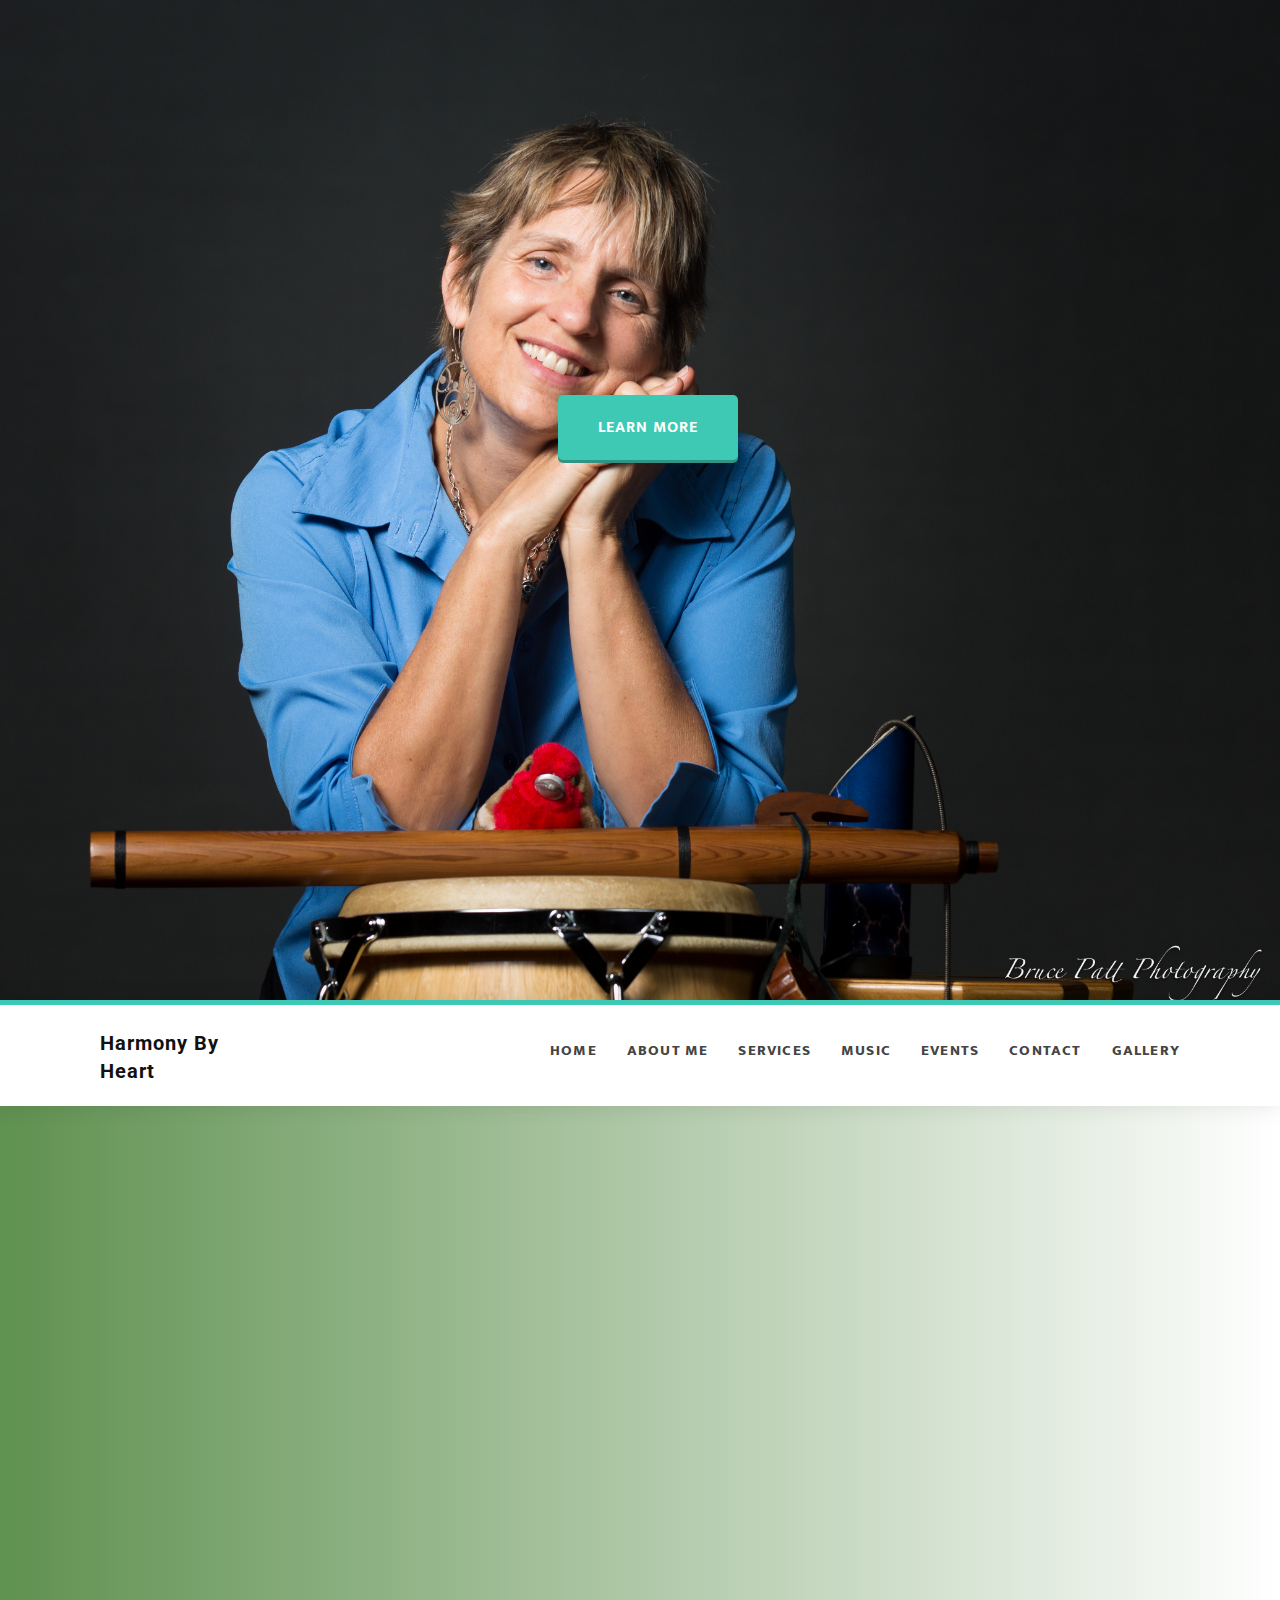
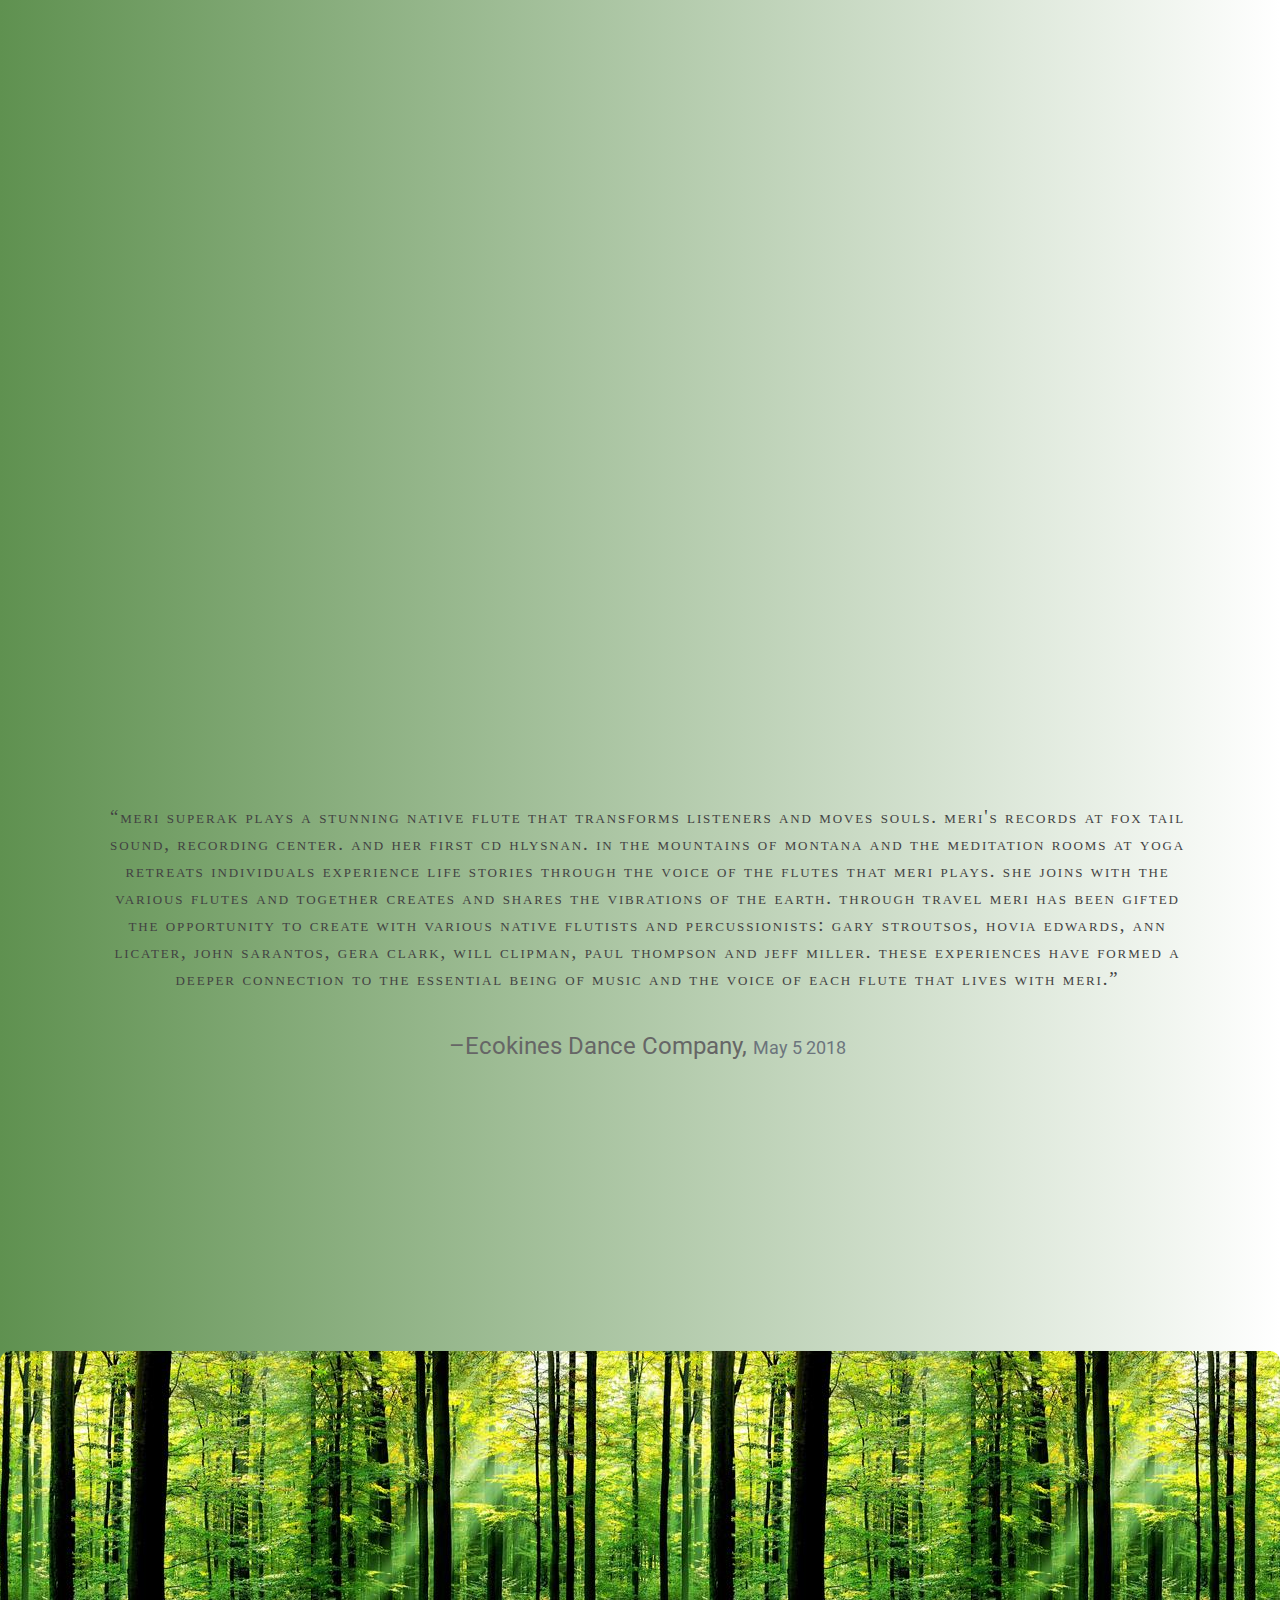
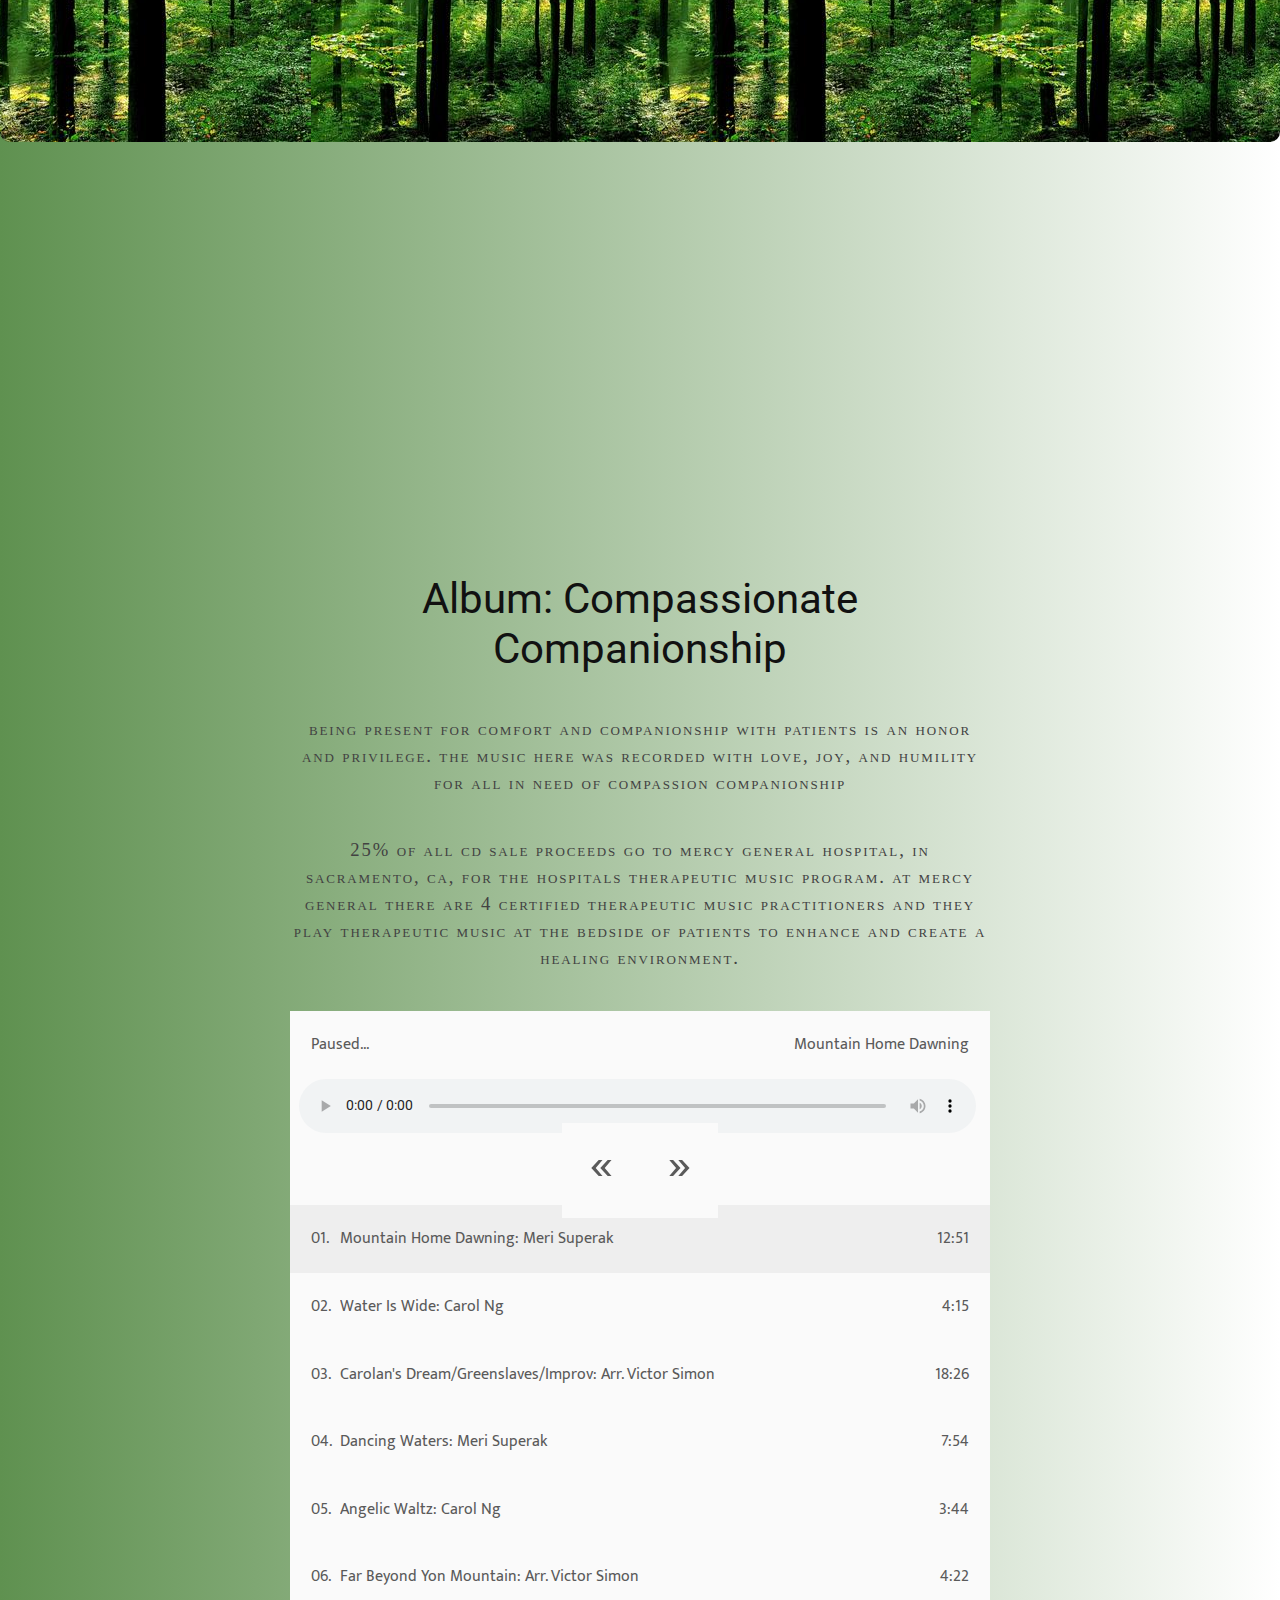
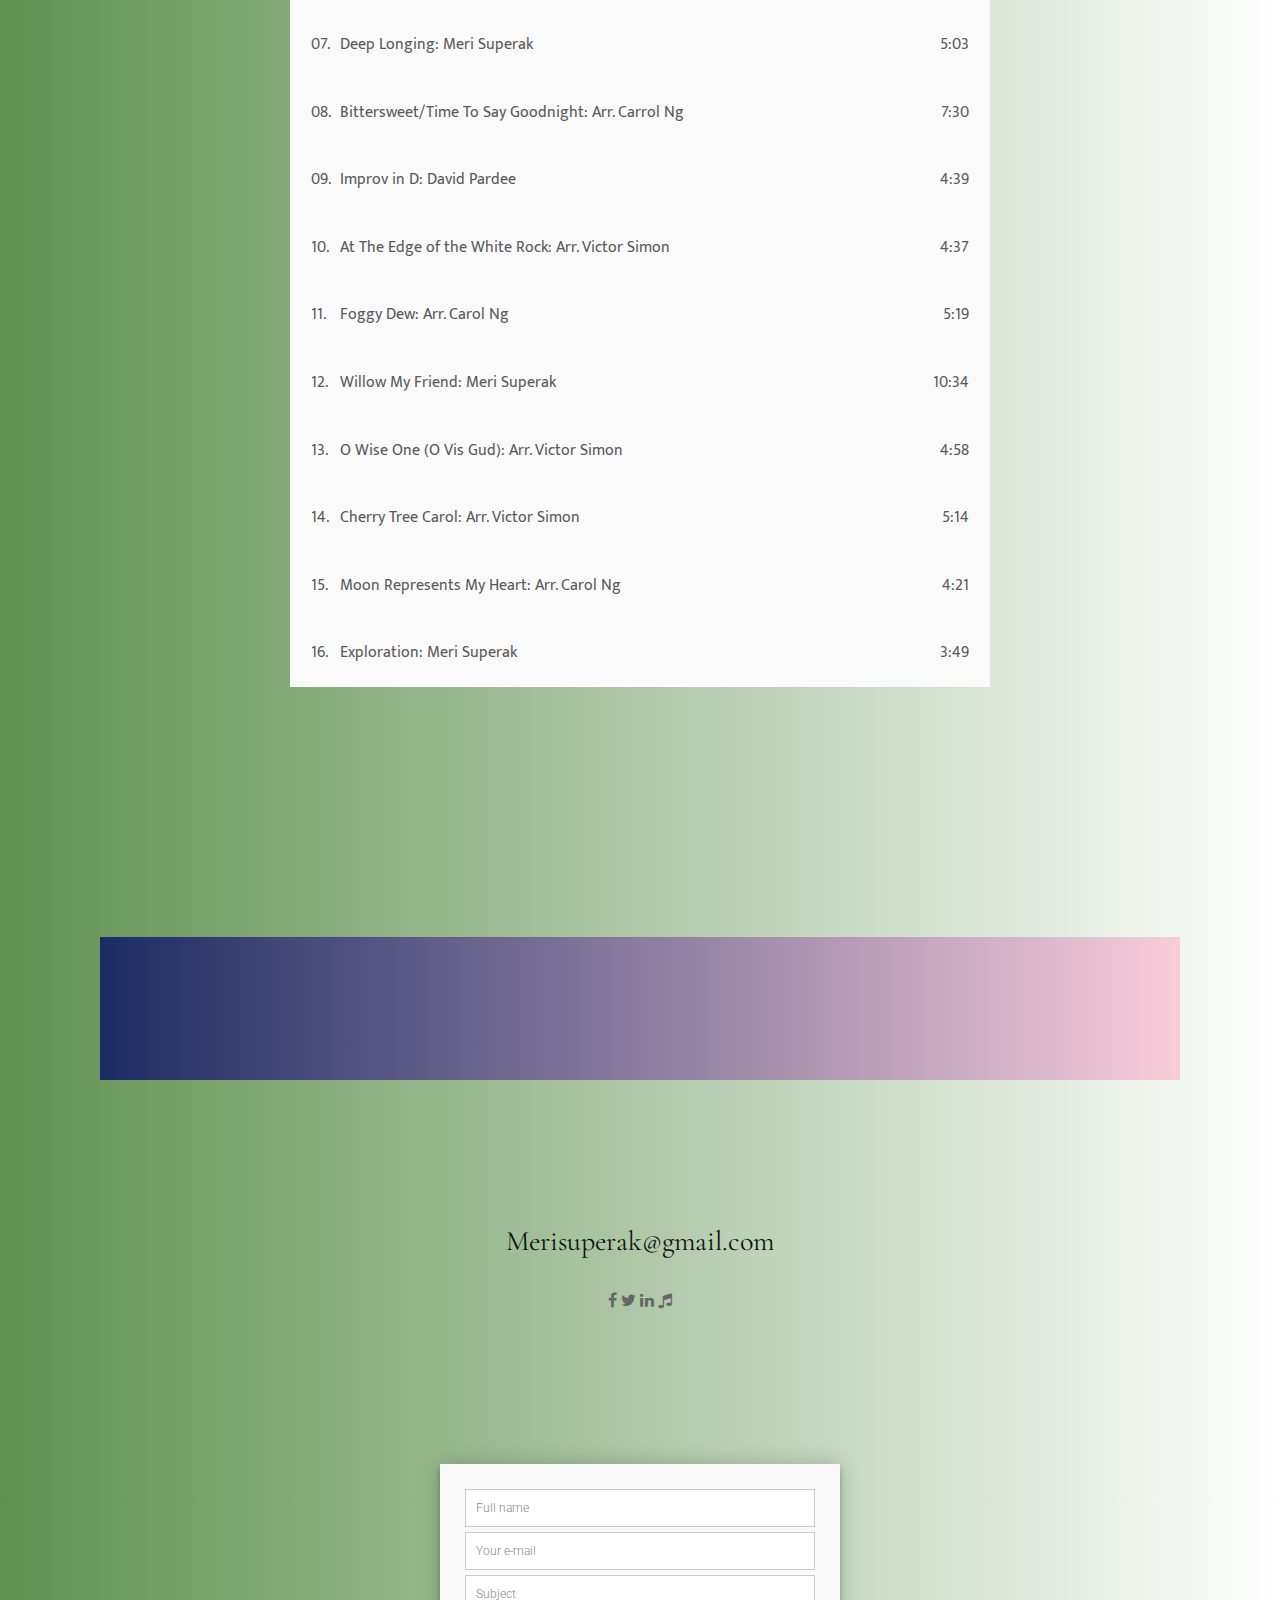
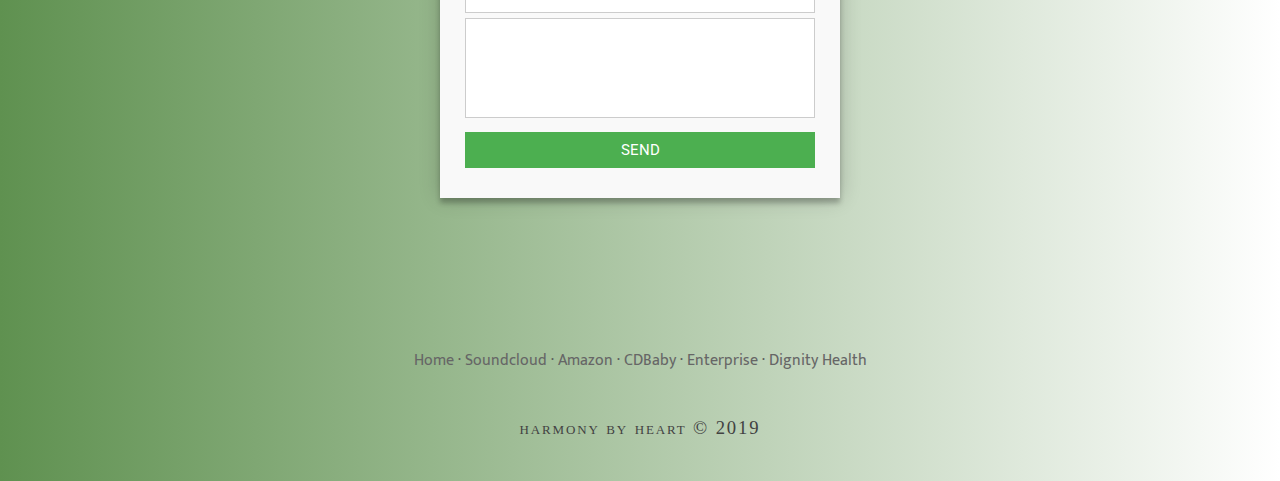
<file: index.html>
<!DOCTYPE html>
<html lang="en">

<head>
  <meta charset="utf-8">
  <meta name="viewport" content="width=device-width, initial-scale=1.0">

  <!-- css -->
  <link href='https://fonts.googleapis.com/css?family=Cormorant+Garamond:400,400italic,700,700italic' rel='stylesheet' type='text/css'>
  <link href='https://fonts.googleapis.com/css?family=Martel:400,400italic,900' rel='stylesheet' type='text/css'>
  <link href='https://fonts.googleapis.com/css?family=Roboto+Condensed:300' rel='stylesheet' type='text/css'>

  <link rel="stylesheet" href="css/bootstrap.min.css">
  <link href="font-awesome/css/font-awesome.min.css" rel="stylesheet" type="text/css" />
  <link href="color/default.css" rel="stylesheet">
  <link href="css/nivo-lightbox.css" rel="stylesheet" />
  <link href="css/nivo-lightbox-theme/default/default.css" rel="stylesheet" type="text/css" />
  <link href="css/animations.css" rel="stylesheet" />
  <link href="css/aboutMeStyle.css" rel="stylesheet">
  <link rel="stylesheet" href="css/main.css">
  <link rel="stylesheet" href="css/musicstyle.css">
  <!-- footer -->
  <link rel="stylesheet" href="css/demo.css">
  <link rel="stylesheet" href="css/footer-distributed-with-contact-form.css">
  <link rel="stylesheet" href="http://maxcdn.bootstrapcdn.com/font-awesome/4.2.0/css/font-awesome.min.css">
  <link href="http://fonts.googleapis.com/css?family=Cookie" rel="stylesheet" type="text/css">
  <link href="css/style.css" rel="stylesheet">
  <!-- SEO -->
  <title>Artist - Marry Superak</title>
  <meta name="description" content="Mary Superaks Musical Portfolio and more" />
  <meta name="robots" content="index, follow" />
  <meta name="referrer" content="always" />

  <!-- Favicon -->
  <link rel="icon" type="image/png" href="img/flute.png" sizes="32x32">

</head>

<body id="page-top" data-spy="scroll" data-target=".navbar-custom">

  <section class="hero" id="intro">
    <div class="container">
      <div class="row">
        <div class="col-md-12 text-right navicon">
          <a id="nav-toggle" class="nav_slide_button" href="#"><span></span></a>
        </div>
      </div>
      <div class="row">
        <div class="col-md-8 col-md-offset-2 text-center inner">
          <div class="animatedParent">
            <h1 class="animated fadeInDown">MERI SUPERAK</h1>
            <p class="animated fadeInUp">Music For The Heart And Soul</p>
          </div>
        </div>
      </div>
      <div class="row">
        <div class="col-md-6 col-md-offset-3 text-center">
          <a href="#about" class="learn-more-btn btn-scroll">Learn more</a>
        </div>
      </div>
    </div>
  </section>


  <!-- Navigation -->
  <div id="navigation">
    <nav class="navbar navbar-custom" role="navigation">
      <div class="container">
        <div class="row">
          <div class="col-md-2">
            <div class="site-logo">
              <a href="index.html" class="brand">Harmony By Heart</a>
            </div>
          </div>
          <div class="col-md-10">
            <!-- Brand and toggle get grouped for better mobile display -->
            <div class="navbar-header">
              <button type="button" class="navbar-toggle" data-toggle="collapse" data-target="#menu">
                <i class="fa fa-bars"></i>
              </button>
            </div>
            <!-- Collect the nav links, forms, and other content for toggling -->
            <div class="collapse navbar-collapse" id="menu">
              <ul class="nav navbar-nav navbar-right">
                <li class="active"><a href="#intro">Home</a></li>
                <li><a href="#about">About Me</a></li>
                <li><a href="#services">Services</a></li>
                <li><a href="#musicsection">Music</a></li>
                <li><a href="events/index.html">Events</a></li>
                <!-- <li><a href="#media">Media </a></li> -->
                <li><a href="#contact">Contact</a></li>
                <li><a href="gallery/cases.html">Gallery </a></li>
                <!-- <li><a href="#blog">Blog</a></li> -->
              </ul>
            </div>
            <!-- /.Navbar-collapse -->
          </div>
        </div>
      </div>
      <!-- /.container -->
    </nav>
  </div>

  <!-- /Navigation -->
  <!-- <wrapper class="pagewrapper"> -->
  <!-- Section: about -->
  <section id="about" class="home-section">
    <div class="container marginbot-50 ">
      <div class="row">
        <div class="col-lg-8 col-lg-offset-2">
          <div class="animatedParent">
            <div class="section-heading text-center animated bounceInDown">
              <div class="jumbotron jumbotron-fluid">
                <h1 class="display-4 text-italic">"Music Heals"</h1>
                <div class="col-lg-8 col-lg-offset-2 animatedParent">
                  <!-- <img src="img/uke.jpg" class="rounded float-left" alt="..."> -->
                  <div class="text-center">
                    <p class="missionsubheadline">
                      &ndash;Pythagoras, 6th century BC philosopher and mathematician </span>
                    </p>
                    <p class="missionheadline">
                      <span class="quote--highlight">Music Heals</span> for me, two of the most powerful words. Take time, listen to the tones around you, dog barking, can clanging, flute singing. Being in that moment of connection
                      opens
                      both the mind and spirit.<span class="quote--highlight"> Yes, Music Heals.<span>
                    </p>
                    <!-- <a href="music.html" class="btn btn-skin btn-scroll">Testimonies</a> -->
                  </div>
                </div>
              </div>
              <div class="divider-header"></div>
            </div>
          </div>
        </div>
      </div>
    </div>

    <div class="container marginbot-25">
      <div class="row">
        <div class="col-lg-8 col-lg-offset-2">
          <div class="animatedParent">
            <div class="section-heading text-center animated bounceInDown">
              <h2 class="h-bold">About Me</h2>
              <div class="divider-header"></div>
              <div class="container ">
                <div class="row">
                  <div class="wrapper">
                    <div class="card bg-dark text-white">
                      <img src="img/fluteatMT.JPG" class="card-img" alt="...">
                      <div class="card-img-overlay">
                        <div class="col-lg-8 col-lg-offset-2">
                          <div class="text-center">
                          </div>
                        </div>
                      </div>
                    </div>
                  </div>
                  <div class="col-lg-8 col-lg-offset-2 animatedParent">
                    <div class="text-center">
                      <p class="nicep">
                        As a Certified Therapeutic Music Practitioner I provide unobtrusive live music sessions – patients receive soothing music as a service, not as entertainment. As a Singer/songwriter, Musical Director and
                        Multi-instrumentalist
                        I tease
                        new impressions from Modern, Classic, Baroque, Romantic and Celtic music, resulting in a smooth and jazzy sound. </p>
                      <p class="nicep">
                        My music sets a mood that invites the listener to feel good through laughter, reflection and opening up to the relaxing sounds created.
                      </p>
                      <a href="#services" class="btn btn-skin btn-scroll">What I offer</a>
                    </div>
                  </div>
                </div>
              </div>
            </div>
          </div>
        </div>
      </div>
    </div>

    <div class="container ">
      <div class="row">
        <div class="col-lg-8 col-lg-offset-2 animatedParent">
          <div class="text-center">
            <p class="nicep">“Meri Superak plays a stunning Native Flute that transforms listeners and moves souls. Meri's records at Fox Tail Sound, Recording Center. And her first CD Hlysnan. In the Mountains of Montana and the meditation
              rooms at yoga retreats individuals experience life stories through the voice of the flutes that Meri plays. She joins with the various Flutes and together creates and shares the vibrations of the Earth.
              Through travel Meri has been gifted the opportunity to create with various Native Flutists and percussionists: Gary Stroutsos, Hovia Edwards, Ann Licater, John Sarantos, Gera Clark, Will Clipman, Paul Thompson and Jeff Miller. These
              experiences have formed a deeper connection to the essential being of music and the voice of each flute that lives with Meri.” <h5>
                <a class="aclass" href="http://ecokinesisdanceco.com/about.htm" target="_blank">&ndash;Ecokines Dance Company, <small class="text-muted">May 5 2018</small></a>
          </div>
          <!-- <a href="#service" class="btn btn-skin btn-scroll">Learn More</a> -->
        </div>
      </div>
    </div>
  </section>
  <!-- /Section: about -->

  <!-- Services -->
  <section id="services" class="home-section">
    <section class="service-area section-gap relative">
      <div class="overlay overlay-bg"></div>
      <div class="container">
        <div class="row d-flex justify-content-center">
          <div class="menu-content pb-60 col-lg-10 animatedParent">
            <div class="title text-center">
              <h1 class="mb-10 text-white animated bounceInDown">Servies Offered</h1>
              <p class="h-bold text-white animated bounceInDown">What I Can do For You</p>
            </div>
          </div>
        </div>
      </div>
    </section>
    <section class="services-area pb-100">
      <div class="container">
        <div class="overlay overlay-bg"></div>
        <div class="text-center">
          <div class="container">
            <div class="row animatedParent">
              <div class="col-md-4">
                <div class="animated rotateInDownLeft">
                  <div class="service-box">
                    <div class="service-icon">
                      <span class="fa fa-heart fa-2x"></span>
                    </div>
                    <div class="service-desc">
                      <h5>Certified Therapeutic Music Practitioner</h5>
                      <div class="divider-header"></div>
                      <p>
                        Heal Through Music
                      </p>
                      <a href="services/practitioner.html" class="btn btn-skin">Learn more</a>
                    </div>
                  </div>
                </div>
              </div>
              <div class="col-md-4">
                <div class="animated rotateInDownLeft slow">
                  <div class="service-box">
                    <div class="service-icon">
                      <span class="fa fa-music fa-2x"></span>
                    </div>
                    <div class="service-desc">
                      <h5>Artist</h5>
                      <div class="divider-header"></div>
                      <p>
                        Guitar, Voice, Ukulele, North American Flute, other wind instruments and percussion
                      </p>
                      <a href="services/artist.html" class="btn btn-skin">Learn more</a>
                    </div>
                  </div>
                </div>
              </div>
              <div class="col-md-4">
                <div class="animated rotateInDownLeft slower">
                  <div class="service-box">
                    <div class="service-icon">
                      <span class="fa fa-bullhorn fa-2x"></span>
                    </div>
                    <div class="service-desc">
                      <h5>Composer Director</h5>
                      <div class="divider-header"></div>
                      <p>
                        Compose Blues and Jazz in addition to meditative rective music
                      </p>
                      <a href="services/composer.html" class="btn btn-skin">Learn more</a>
                    </div>
                  </div>
                </div>
              </div>
            </div>
          </div>
        </div>
      </div>
    </section>
  </section>
  <!-- End Services -->


  <section id="musicsection">
    <div class="container1">
      <div class="column1 center">
        <h1 class="musicplayerh1">Album: Compassionate Companionship</h1>
        <p class="nicep">Being Present for comfort and companionship with Patients is an honor and privilege. The music here was recorded with love, joy, and humility for all in need of Compassion Companionship</h6>
          <p class="nicep"> 25% of all CD sale proceeds go to Mercy General Hospital, in Sacramento, CA, for the hospitals Therapeutic Music Program. At Mercy General there are 4 Certified Therapeutic Music Practitioners and they play therapeutic
            music at the bedside of patients to enhance and create a healing environment. </p>
      </div>
      <div class="column1 add-bottom">
        <div id="mainwrap">
          <div id="nowPlay">
            <span class="left" id="npAction">Paused...</span>
            <span class="right" id="npTitle"></span>
          </div>
          <div id="audiowrap">
            <div id="audio0">
              <audio preload id="audio1" controls="controls" controlsList="nodownload">Your browser does not support HTML5 Audio!</audio>
            </div>
            <div id="tracks">
              <a id="btnPrev">&laquo;</a>
              <a id="btnNext">&raquo;</a>
            </div>
          </div>
          <div id="plwrap">
            <ul id="plList">
              <li>
                <div class="plItem">
                  <div class="plNum">01.</div>
                  <div class="plTitle">Mountain Home Dawning: Meri Superak</div>
                  <div class="plLength">12:51</div>
                </div>
              </li>
              <li>
                <div class="plItem">
                  <div class="plNum">02.</div>
                  <div class="plTitle">Water Is Wide: Carol Ng</div>
                  <div class="plLength">4:15</div>
                </div>
              </li>
              <li>
                <div class="plItem">
                  <div class="plNum">03.</div>
                  <div class="plTitle">Carolan's Dream/Greenslaves/Improv: Arr. Victor Simon</div>
                  <div class="plLength">18:26</div>
                </div>
              </li>
              <li>
                <div class="plItem">
                  <div class="plNum">04.</div>
                  <div class="plTitle">Dancing Waters: Meri Superak</div>
                  <div class="plLength">7:54</div>
                </div>
              </li>
              <li>
                <div class="plItem">
                  <div class="plNum">05.</div>
                  <div class="plTitle">Angelic Waltz: Carol Ng</div>
                  <div class="plLength">3:44</div>
                </div>
              </li>
              <li>
                <div class="plItem">
                  <div class="plNum">06.</div>
                  <div class="plTitle">Far Beyond Yon Mountain: Arr. Victor Simon</div>
                  <div class="plLength">4:22</div>
                </div>
              </li>
              <li>
                <div class="plItem">
                  <div class="plNum">07.</div>
                  <div class="plTitle">Deep Longing: Meri Superak</div>
                  <div class="plLength">5:03</div>
                </div>
              </li>
              <li>
                <div class="plItem">
                  <div class="plNum">08.</div>
                  <div class="plTitle">Bittersweet/Time To Say Goodnight: Arr. Carrol Ng</div>
                  <div class="plLength">7:30</div>
                </div>
              </li>
              <li>
                <div class="plItem">
                  <div class="plNum">09.</div>
                  <div class="plTitle">Improv in D: David Pardee</div>
                  <div class="plLength">4:39</div>
                </div>
              </li>
              <li>
                <div class="plItem">
                  <div class="plNum">10.</div>
                  <div class="plTitle">At The Edge of the White Rock: Arr. Victor Simon</div>
                  <div class="plLength">4:37</div>
                </div>
              </li>
              <li>
                <div class="plItem">
                  <div class="plNum">11.</div>
                  <div class="plTitle">Foggy Dew: Arr. Carol Ng</div>
                  <div class="plLength">5:19</div>
                </div>
              </li>
              <li>
                <div class="plItem">
                  <div class="plNum">12.</div>
                  <div class="plTitle">Willow My Friend: Meri Superak</div>
                  <div class="plLength">10:34</div>
                </div>
              </li>
              <li>
                <div class="plItem">
                  <div class="plNum">13.</div>
                  <div class="plTitle">O Wise One (O Vis Gud): Arr. Victor Simon</div>
                  <div class="plLength">4:58</div>
                </div>
              </li>
              <li>
                <div class="plItem">
                  <div class="plNum">14.</div>
                  <div class="plTitle">Cherry Tree Carol: Arr. Victor Simon</div>
                  <div class="plLength">5:14</div>
                </div>
              </li>
              <li>
                <div class="plItem">
                  <div class="plNum">15.</div>
                  <div class="plTitle">Moon Represents My Heart: Arr. Carol Ng</div>
                  <div class="plLength">4:21</div>
                </div>
              </li>
              <li>
                <div class="plItem">
                  <div class="plNum">16.</div>
                  <div class="plTitle">Exploration: Meri Superak</div>
                  <div class="plLength">3:49</div>
                </div>
              </li>
            </ul>
          </div>
        </div>
      </div>
    </div>
  </section>

  <!-- <section class="services-area pb-100">
        <div class="container">
          <div class="row">
            <div class="col-lg-4">
              <div class="single-service">
                <img class="img-fluid" src="img/s1.png" alt="">
                <h4>example 1</h4>
                <p>
                  Lorem ipsum dolor sit amet, consectetur adipisicing elit, sed do eiusmod tempor incididunt ut labore et dolore magna aliqua. Ut enim ad minim veniam quis nostrud exercitation.
                </p>
              </div>
            </div>
            <div class="col-lg-4">
              <div class="single-service">
                <img class="img-fluid" src="img/s2.png" alt="">
                <h4>example 2</h4>
                <p>
                  Lorem ipsum dolor sit amet, consectetur adipisicing elit, sed do eiusmod tempor incididunt ut labore et dolore magna aliqua. Ut enim ad minim veniam quis nostrud exercitation.
                </p>
              </div>
            </div>
            <div class="col-lg-4">
              <div class="single-service">
                <img class="img-fluid" src="img/s3.png" alt="">
                <h4>example</h4>
                <p>
                  Lorem ipsum dolor sit amet, consectetur adipisicing elit, sed do eiusmod tempor incididunt ut labore et dolore magna aliqua. Ut enim ad minim veniam quis nostrud exercitation.
                </p>
              </div>
            </div>
          </div>
        </div>
      </section> -->


  <!--

      <div class="text-center">
        <div class="container">
          <div class="row animatedParent">
            <div class="col-md-4">
              <div class="animated rotateInDownLeft">
                <div class="service-box">
                  <div class="service-icon">
                    <span class="fa fa-heart fa-2x"></span>
                  </div>
                  <div class="service-desc">
                    <h5>Certified Therapeutic Music Practitioner</h5>
                    <div class="divider-header"></div>
                    <p>
                      Heal Through Music
                    </p>
                    <a href="services/practitioner.html" class="btn btn-skin">Learn more</a>
                  </div>
                </div>
              </div>
            </div>
            <div class="col-md-4">
              <div class="animated rotateInDownLeft slow">
                <div class="service-box">
                  <div class="service-icon">
                    <span class="fa fa-music fa-2x"></span>
                  </div>
                  <div class="service-desc">
                    <h5>Artist</h5>
                    <div class="divider-header"></div>
                    <p>
                      Guitar, Voice, Ukulele, North American Flute, other wind instruments and percussion
                       </p>
                    <a href="services/artist.html" class="btn btn-skin">Learn more</a>
                  </div>
                </div>
              </div>
            </div>
            <div class="col-md-4">
              <div class="animated rotateInDownLeft slower">
                <div class="service-box">
                  <div class="service-icon">
                    <span class="fa fa-bullhorn fa-2x"></span>
                  </div>
                  <div class="service-desc">
                    <h5>Composer Director</h5>
                    <div class="divider-header"></div>
                    <p>
                      Compose Blues and Jazz in addition to meditative rective music
                    </p>
                    <a href="#" class="btn btn-skin">Learn more</a>
                  </div>
                </div>
              </div>
            </div>
          </div>
        </div>
      </div>
    </section> -->
  <!-- service end -->
  <!-- <br><br> -->
  <!-- Start more service Area -->
  <!-- <section class="service-area section-gap relative">
      <div class="overlay overlay-bg"></div>
      <div class="container">
        <div class="row d-flex justify-content-center">
          <div class="menu-content pb-60 col-lg-10 animatedParent">
            <div class="title text-center">
              <h1 class="mb-10 text-white animated bounceInDown">Other services offered</h1>
              <p class="h-bold text-white animated bounceInDown">Some great text to bring the user closer to you again</p>
            </div>
          </div>
        </div>
      </div>
    </section> -->
  <!-- End  more service Area -->

  <!-- Start services Area -->
  <!-- <section class="services-area pb-100">
      <div class="container">
        <div class="row">
          <div class="col-lg-4">
            <div class="single-service">
              <img class="img-fluid" src="img/s1.png" alt="">
              <h4>example 1</h4>
              <p>
                Lorem ipsum dolor sit amet, consectetur adipisicing elit, sed do eiusmod tempor incididunt ut labore et dolore magna aliqua. Ut enim ad minim veniam quis nostrud exercitation.
              </p>
            </div>
          </div>
          <div class="col-lg-4">
            <div class="single-service">
              <img class="img-fluid" src="img/s2.png" alt="">
              <h4>example 2</h4>
              <p>
                Lorem ipsum dolor sit amet, consectetur adipisicing elit, sed do eiusmod tempor incididunt ut labore et dolore magna aliqua. Ut enim ad minim veniam quis nostrud exercitation.
              </p>
            </div>
          </div>
          <div class="col-lg-4">
            <div class="single-service">
              <img class="img-fluid" src="img/s3.png" alt="">
              <h4>example</h4>
              <p>
                Lorem ipsum dolor sit amet, consectetur adipisicing elit, sed do eiusmod tempor incididunt ut labore et dolore magna aliqua. Ut enim ad minim veniam quis nostrud exercitation.
              </p>
            </div>
          </div>
        </div>
      </div>
    </section> -->
  <!-- End extra services Area -->

  <!-- music section -->
  <!-- music end  -->

  <!-- /events-->
  <!-- <section id="events" class="home-section">
    <section class="service-area section-gap relative">
      <div class="overlay overlay-bg"></div>
      <div class="container">
        <div class="row d-flex justify-content-center">
          <div class="menu-content pb-60 col-lg-10">
            <div class="animatedParent">
              <div class="section-heading text-center">
                <h1 class="h-bold text-white animated bounceInDown">Upcoming Events</h1>
                <div class="divider-header"></div>
                <p class="h-bold text-white missionsubheadline animated bounceInDown">Come Witness Meri Superak Live!</p>
              </div>
            </div>
          </div>
        </div>
      </div>
    </section> -->




  <!-- <section class="service-area section-gap relative">
      <div class="overlay overlay-bg"></div>
      <div class="container">
        <div class="row d-flex justify-content-center">
          <div class="menu-content pb-60 col-lg-10 animatedParent">
            <div class="title text-center">
              <h1 class="mb-10 text-white animated bounceInDown">Latest Media</h1>
              <p class="h-bold text-white animated bounceInDown">Some great text to bring the user closer to you again</p>
              <div class="wrapper">
                <div class=" videowrapper">
                  <iframe width="560" height="315" src="https://www.youtube.com/embed/DF5vBvEx9Cc" frameborder="0" allow="accelerometer; autoplay; encrypted-media; gyroscope; picture-in-picture" allowfullscreen></iframe>
                </div>
              </div>
            </div>
          </div>
        </div>
      </div>
    </section> -->



  <!-- Media video -->
  <!-- <section id="media" class="home-section">
      <section class="service-area section-gap relative" id="media">
        <div class="overlay overlay-bg"></div>
        <div class="container">
          <div class="row d-flex justify-content-center">
            <div class="menu-content pb-60 col-lg-10">
              <div class="animatedParent">
                <div class="section-heading text-center">
                  <h1 class="h-bold text-white animated bounceInDown">Latest Media</h1>
                  <div class="divider-header"></div>
                  <p class="h-bold text-white missionsubheadline animated bounceInDown">Some great text to bring the user closer to you again</p>
                </div>
              </div>
            </div>
          </div>
        </div>
      </section>
      <section class="services-area pb-100">
        <div class="container">
          <div class="overlay overlay-bg"></div>
          <div class="wrapper">
            <div class=" videowrapper">
              <iframe width="560" height="315" src="https://www.youtube.com/embed/DF5vBvEx9Cc" frameborder="0" allow="accelerometer; autoplay; encrypted-media; gyroscope; picture-in-picture" allowfullscreen></iframe>
            </div>
          </div>
        </div>
      </section>
    </section> -->
  <!-- Video end -->

  <!-- Section: contact -->
  <section id="contact" class="home-section nopadd-bot text-center">
    <div class="container marginbot-25">
      <div class="col-lg-4 col-lg-offset-2">
        <div class="animatedParent">
          <div class="section-heading text-center">
            <section>
              <footer class="footer-distributed" id="notfooter">
                <div class="footer-center">
                  <h3 class="h-bold animated bounceInDown text-center">Meri Superak</h3>
                </div>
              </footer>
            </section>
          </div>
        </div>
      </div>
    </div>
    <div class=animatedParent>
      <h1 class="contacth1 animated bounceInDown">Contact Me</h1>
      <div class="animatedParent">
      <a class="contacta animated bounceInDown" href="https://www.google.com/maps/place/Davis,+CA/@38.5567961,-121.8049837,12z/data=!3m1!4b1!4m5!3m4!1s0x808529999495543f:0xc3013f1b6ee28fff!8m2!3d38.5449065!4d-121.7405167"
            target="_blank">Residence:
            Davis Ca, 95616</a>
        </span>
      </div>
      <h4>  <span style="font-size: 15; text-align: left; text-decoration-color: white;
      font-family: 'Cormorant Garamond';">Merisuperak@gmail.com</span></h4>
      <div class="footer-icons">
        <a href="https://www.facebook.com/mary.superak"><i class="fa fa-facebook"></i></a>
        <a href="https://twitter.com/mericanary"><i class="fa fa-twitter"></i></a>
        <a href="https://www.linkedin.com/in/mary-superak-8005791b/"><i class="fa fa-linkedin"></i></a>
        <a href="music/index.html"><i class="fa fa-music"></i></a>
      </div>
      <div class="contactContainer">
        <!-- <p class="contactp animated bounceInDown"><span style="font-size: 20; text-align: left; color: #e66c7e;
          font-family: 'Cormorant Garamond';"> E-Mail Merri Superak</p> -->
        <form class="contact-form" id="contactForm" action="contactform.php" method="post">
          <input type="text" id="name" name="name" placeholder="Full name">
          <input type="text" id="email" name="mail" placeholder="Your e-mail">
          <input type="text" id="message" name="subject" placeholder="Subject">
          <textarea name="message" placeholder="Message"> </textarea>
          <button type="submit" id="contact-submit" data-submit="...Sending" name="submit"> SEND </button>
        </form>
      </div>



    </div>




    <!-- CONTACT FORM -->



    <section style="align-content: Center">
          <p class="footer-links">
            <a href="index.html">Home</a>
            ·
            <a href="https://soundcloud.com/user-406930348">Soundcloud </a>
            ·
            <a href="https://www.amazon.com/Hlysnan-Meri-Superak/dp/B00ZM0ITPG/ref=sr_1_1?s=music&ie=UTF8&qid=1549444445&sr=1-1&keywords=superak">Amazon</a>
            ·
            <a href="https://store.cdbaby.com/cd/meri2">CDBaby</a>
            ·
            <a href="https://www.davisenterprise.com/arts/duos-in-the-spotlight-sunday-at-i-house/">Enterprise </a>
            ·
            <a href="https://www.facebook.com/DignityHealthSacramento/photos/a.139208179722/10156838734699723/?type=1&theater">Dignity Health</a>
          </p>
          <p class="nicep white-text">Harmony By Heart &copy; 2019</p>

      </footer>
    </section>

    <!-- </wrapper> -->
    <!-- Core JavaScript Files -->
    <script src='http://cdnjs.cloudflare.com/ajax/libs/jquery/3.0.0/jquery.min.js'></script>
    <script src='http://api.html5media.info/1.1.8/html5media.min.js'></script>
    <script src="js/index.js"></script>
    <script src="js/jquery.min.js"></script>
    <script src="js/bootstrap.min.js"></script>
    <script src="js/jquery.sticky.js"></script>
    <script src="js/jquery.easing.min.js"></script>
    <script src="js/jquery.scrollTo.js"></script>
    <script src="js/jquery.appear.js"></script>
    <script src="js/stellar.js"></script>
    <script src="js/nivo-lightbox.min.js"></script>
    <!-- <script src="vendor/bootstrap/js/bootstrap.bundle.min.js"></script> -->
    <script src="js/custom.js"></script>
    <script src="js/css3-animate-it.js"></script>
    <script src="contactform/contactform.js"></script>
    <!-- <script src="//maxcdn.bootstrapcdn.com/bootstrap/3.3.0/js/bootstrap.min.js"></script> -->
    <!-- <script src="//code.jquery.com/jquery-1.11.1.min.js"></script> -->

</body>

</html>
</file>
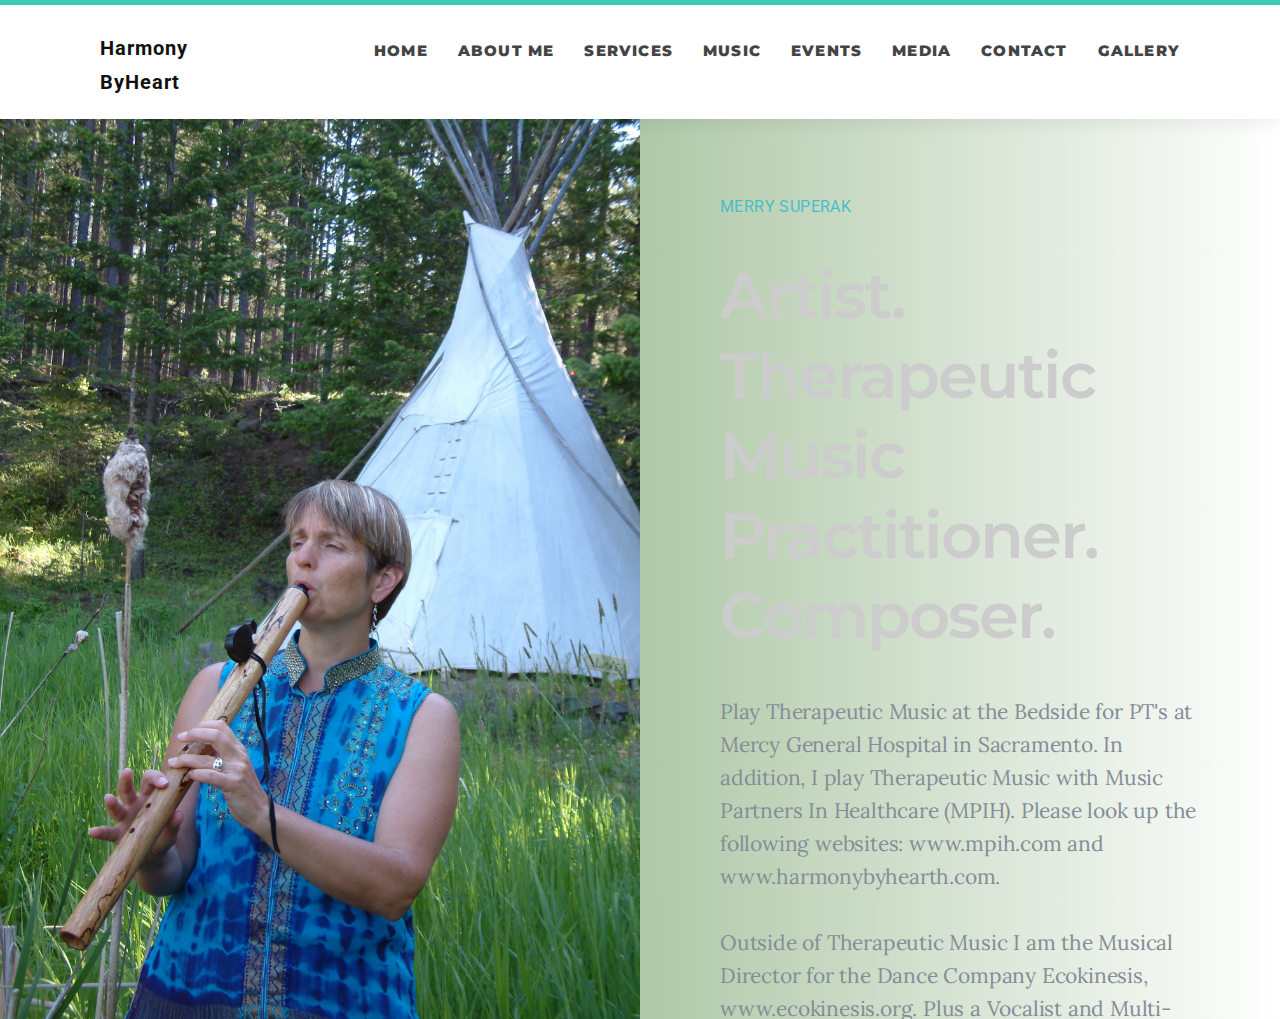
<file: onepage/index.html>
<!DOCTYPE html>
<html lang="en-US">

<head>

	<meta charset="UTF-8" />
	<meta http-equiv="X-UA-Compatible" content="IE=edge" />

	<!-- SEO -->
	<title>Artist - Marry Superak</title>
	<meta name="description" content="Mary Superaks Musical Portfolio and more" />
	<meta name="robots" content="index, follow" />
	<meta name="referrer" content="always" />

	<!-- Social & Open Graph -->
	<meta property="og:title" content="Split - HTML Template Demo" />
	<meta property="og:description" content="Split is a centrally-divided layout for a professional online presence with a big image or video left with alongside content." />
	<meta property="og:image" content="https://demo.onepagelove.com/fullsingle-html/split/images/social.jpg"> <!-- include your hosted image full URL -->
	<meta property="og:url" content="https://demo.onepagelove.com/fullsingle-html/split/" />
	<meta name="twitter:title" content="Split - HTML Template Demo" >
	<meta name="twitter:description" content="Split is a centrally-divided layout for a professional online presence with a big image or video left with alongside content." />
	<meta name="twitter:image" content="https://demo.onepagelove.com/fullsingle-html/split/images/social.jpg" /> <!-- include your hosted image full URL -->
	<meta name="twitter:card" content="summary_large_image" />
	<meta name="twitter:site" content="@onepagelove" />
	<meta name="twitter:creator" content="@robhope" />

	<!-- Favicon -->
	<link rel="icon" type="image/png" href="images/flute.png" sizes="32x32">

	<!-- Styles -->
	<link rel='stylesheet' href='assets/css/split.css' type='text/css' media='screen' />
	<meta name="viewport" content="width=device-width,initial-scale=1" />

	<link rel="stylesheet" href="../css/bootstrap.min.css">
	<link href="../font-awesome/css/font-awesome.min.css" rel="stylesheet" type="text/css" />
	<link href="../color/default.css" rel="stylesheet">

	<link href="../css/nivo-lightbox.css" rel="stylesheet" />
	<link href="../css/nivo-lightbox-theme/default/default.css" rel="stylesheet" type="text/css" />
	<link href="../css/animations.css" rel="stylesheet" />
	<link href="../css/style.css" rel="stylesheet">

</head>

<body id="fullsingle" class="page-template-page-fullsingle-split" data-target=".navbar-custom"  data-spy="scroll">

	<!-- Navigation -->
  <div id="navigation">
    <nav class="navbar navbar-custom" role="navigation">
      <div class="container">
        <div class="row">
          <div class="col-md-2">
            <div class="site-logo">
              <a href="index.html" class="brand">Harmony ByHeart</a>
            </div>
          </div>



          <div class="col-md-10">

            <!-- Brand and toggle get grouped for better mobile display -->
            <div class="navbar-header">
              <button type="button" class="navbar-toggle" data-toggle="collapse" data-target="#menu">
                <i class="fa fa-bars"></i>
              </button>
            </div>
            <!-- Collect the nav links, forms, and other content for toggling -->
            <div class="collapse navbar-collapse" id="menu">
              <ul class="nav navbar-nav navbar-right">
                <li class="active"><a href="../index.html#intro">Home</a></li>
                <li><a href="../index.html#about">About Me</a></li>
                <li><a href="../index.html#service">Services</a></li>
                <li><a href="../music.html">Music</a></li>
                <li><a href="../index.html#events">Events</a></li>
                <li><a href="../index.html#media">Media </a></li>
                <li><a href="../index.html#contact">Contact</a></li>
								  <li><a href="../gallery/cases.html">Gallery </a></li>
                <!-- <li><a href="#blog">Blog</a></li> -->

              </ul>
            </div>
            <!-- /.Navbar-collapse -->

          </div>
        </div>
      </div>
      <!-- /.container -->
    </nav>
  </div>
  <!-- /Navigation -->



<div class="fs-split">

	<!-- Image Side -->
	<div class="split-image">

	</div>

	<!-- Content Side -->
	<div class="split-content">

		<div class="split-content-vertically-center">

			<div class="split-intro">

				<h1>Merry Superak</h1>

				<span class="tagline">Artist. <br>Therapeutic Music Practitioner. <br>Composer.</span>

			</div>

			<div class="split-bio">

				<p>Play Therapeutic Music at the Bedside for PT's at Mercy General Hospital in Sacramento. In addition, I play Therapeutic Music with Music Partners In Healthcare (MPIH). Please look up the following websites: www.mpih.com and www.harmonybyhearth.com. <br> <br>

Outside of Therapeutic Music I am the Musical Director for the Dance Company Ecokinesis, www.ecokinesis.org. Plus a Vocalist and Multi-instrumentalist for Mm Mm Good, Driv'in' South and Hlysnan. Please look me up on Reverbnation.</p>

			</div>

			<div class="split-lists">

				<div class="split-list">

					<h3>Connect</h3>

					<ul>
						<li><a href="../index.html">Website</a></li>
						<li><a href="#">Blog</a></li>
						<li><a href="#">Email</a></li>
						<li><a href="#">Newsletter</a></li>
					</ul>

				</div>

				<div class="split-list">

					<h3>Social</h3>

					<ul>
						<li><a href="#">facebook</a></li>
						<li><a href="#">Instagram</a></li>
						<li><a href="#">Revnation</a></li>
						<li><a href="#">others?</a></li>
					</ul>

				</div>

				<div class="split-list">

					<h3>Network</h3>

					<ul>
						<li><a href="#">LinkedIn</a></li>
						<li><a href="#">other?</a></li>
						<li><a href="#">Other?</a></li>
					</ul>

				</div>

			</div>


		</div>

	</div>

</div>
<script src="../js/jquery.min.js"></script>
<script src="../js/bootstrap.min.js"></script>
<script src="../js/jquery.sticky.js"></script>
<script src="../js/jquery.easing.min.js"></script>
<script src="../js/jquery.scrollTo.js"></script>
<script src="../js/jquery.appear.js"></script>
<script src="../js/stellar.js"></script>
<script src="../js/nivo-lightbox.min.js"></script>
<script src="../vendor/bootstrap/js/bootstrap.bundle.min.js"></script>
<script src="../js/custom.js"></script>
<script src="../js/css3-animate-it.js"></script>
</body>
</html>
</file>
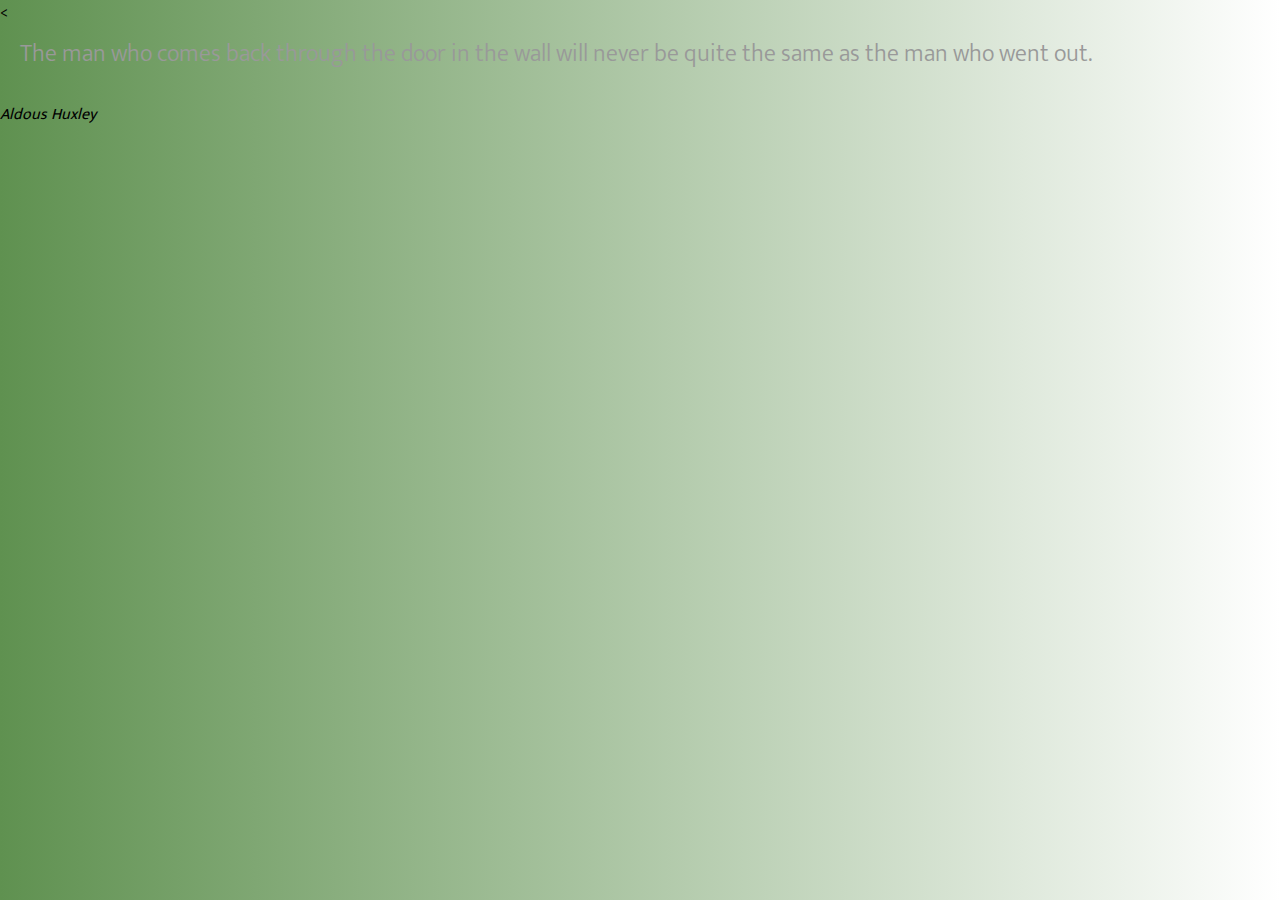
<file: testing.html>
<<!DOCTYPE html>
<html lang="en" dir="ltr">
  <head>
    <link href="css/style.css" rel="stylesheet">

    <meta charset="utf-8">
    <title></title>

  </head>
  <body class="quotesection">
    <div class="quotesection">
      <blockquote>The man who comes back through the door in the wall will never be quite the same as the man who went out.</blockquote>
      <cite>Aldous Huxley</cite>
    </div>
  </body>
</html>
</file>
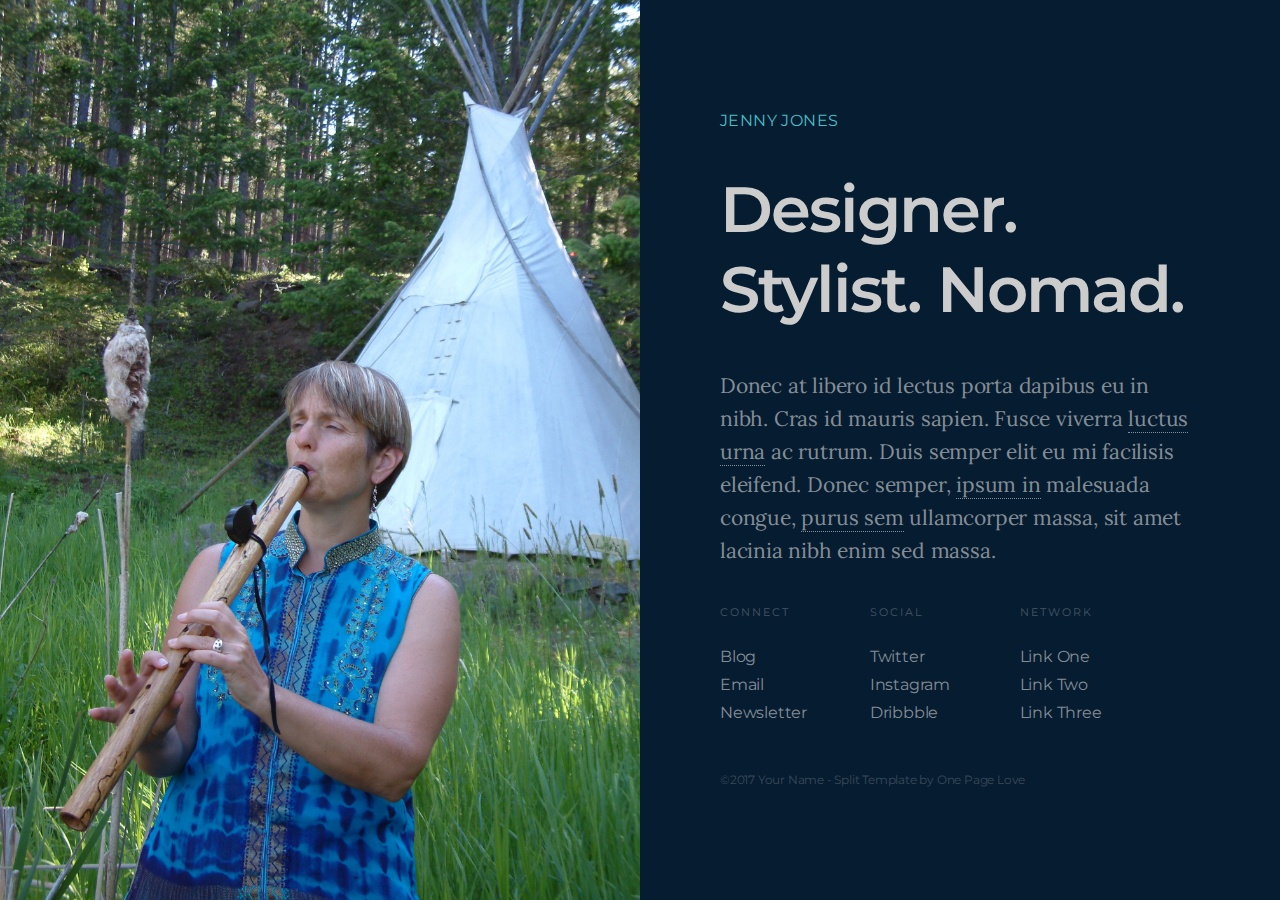
<file: onepage/index-video-hosted.html>
<!DOCTYPE html>
<html lang="en-US">

<head>

	<meta charset="UTF-8" />
	<meta http-equiv="X-UA-Compatible" content="IE=edge" />
	
	<!-- SEO -->
	<title>Split with Self-Hosted Video - HTML Template Demo</title>
	<meta name="description" content="Split is a centrally-divided layout for a professional online presense with a big image or video left with alongside content." />
	<meta name="robots" content="index, follow" />
	<meta name="referrer" content="always" />

	<!-- Social & Open Graph -->
	<meta property="og:title" content="Split with Self-Hosted Video - HTML Template Demo" />
	<meta property="og:description" content="Split is a centrally-divided layout for a professional online presence with a big image or video left with alongside content." />
	<meta property="og:image" content="https://demo.onepagelove.com/fullsingle-html/split/images/social.jpg"> <!-- include your hosted image full URL -->
	<meta property="og:url" content="https://demo.onepagelove.com/fullsingle-html/split/index-video-hosted.html" />
	<meta name="twitter:title" content="Split with Self-Hosted Video - HTML Template Demo" >
	<meta name="twitter:description" content="Split is a centrally-divided layout for a professional online presence with a big image or video left with alongside content." />
	<meta name="twitter:image" content="https://demo.onepagelove.com/fullsingle-html/split/images/social.jpg" /> <!-- include your hosted image full URL -->
	<meta name="twitter:card" content="summary_large_image" />
	<meta name="twitter:site" content="@onepagelove" />
	<meta name="twitter:creator" content="@robhope" />

	<!-- Favicon -->
	<link rel="icon" type="image/png" href="images/favicon.png" sizes="32x32">
	
	<!-- Styles -->
	<link rel='stylesheet' href='assets/css/split.css' type='text/css' media='screen' />
	<meta name="viewport" content="width=device-width,initial-scale=1" />

</head>

<body id="fullsingle" class="page-template-page-fullsingle-split">

<div class="fs-split">

	<!-- Self-Hosted Video Side -->
	<div class="split-image split-video">
		<video class="video" muted autoplay loop src="videos/background.mp4"></video>	
	</div>

	<!-- Content Side -->
	<div class="split-content">

		<div class="split-content-vertically-center">
		
			<div class="split-intro">
				
				<h1>Jenny Jones</h1>

				<span class="tagline">Designer. Stylist. Nomad.</span>

			</div>

			<div class="split-bio">
				
				<p>Donec at libero id lectus porta dapibus eu in nibh. Cras id mauris sapien. Fusce viverra <a href="#">luctus urna</a> ac rutrum. Duis semper elit eu mi facilisis eleifend. Donec semper, <a href="#">ipsum in</a> malesuada congue, <a href="#">purus sem</a> ullamcorper massa, sit amet lacinia nibh enim sed massa. </p>

			</div>

			<div class="split-lists">
				
				<div class="split-list">

					<h3>Connect</h3>

					<ul>
						<li><a href="#">Blog</a></li>
						<li><a href="#">Email</a></li>
						<li><a href="#">Newsletter</a></li>
					</ul>

				</div>

				<div class="split-list">

					<h3>Social</h3>

					<ul>
						<li><a href="#">Twitter</a></li>
						<li><a href="#">Instagram</a></li>
						<li><a href="#">Dribbble</a></li>
					</ul>

				</div>

				<div class="split-list">

					<h3>Network</h3>

					<ul>
						<li><a href="#">Link One</a></li>
						<li><a href="#">Link Two</a></li>
						<li><a href="#">Link Three</a></li>
					</ul>

				</div>
				
			</div>

			<div class="split-credit">

				<p>&copy;2017 <a href="#">Your Name</a> - <a href="https://onepagelove.com/split">Split Template</a> by <a href="https://onepagelove.com">One Page Love</a></p>

				<!-- 
				To edit this credit you can remove the CC3.0 license for only $5 here: https://onepagelove.com/split 
				this really helps contribute towards us developing more templates and means the world to me!
				Cheers, Rob (@robhope)
				-->

			</div>		

		</div>

	</div>

</div>

</body>
</html>
</file>
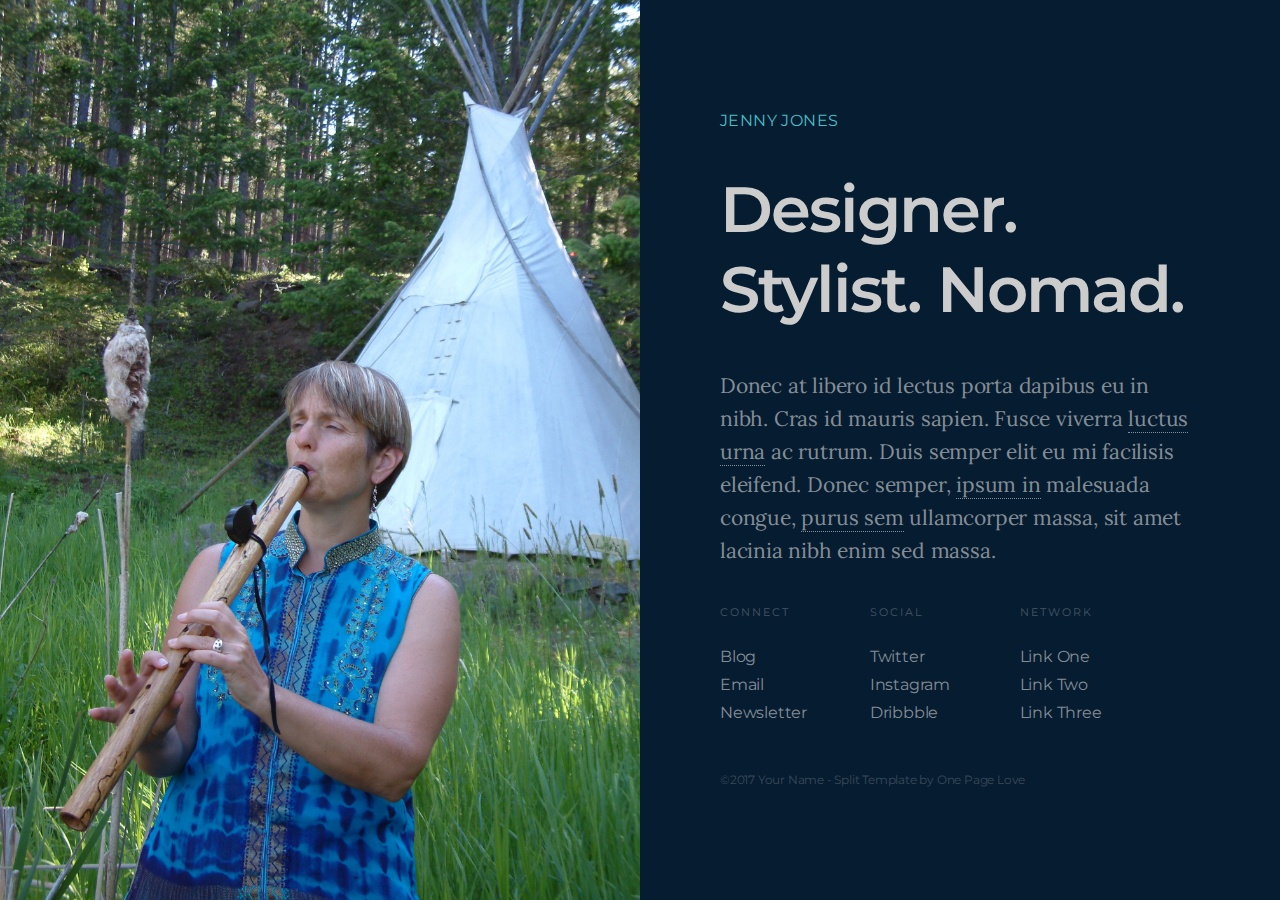
<file: onepage/index-youtube.html>
<!DOCTYPE html>
<html lang="en-US">

<head>

	<meta charset="UTF-8" />
	<meta http-equiv="X-UA-Compatible" content="IE=edge" />
	
	<!-- SEO -->
	<title>Split with YouTube Video - HTML Template Demo</title>
	<meta name="description" content="Split is a centrally-divided layout for a professional online presense with a big image or video left with alongside content." />
	<meta name="robots" content="index, follow" />
	<meta name="referrer" content="always" />

	<!-- Social & Open Graph -->
	<meta property="og:title" content="Split with YouTube Video - HTML Template Demo" />
	<meta property="og:description" content="Split is a centrally-divided layout for a professional online presence with a big image or video left with alongside content." />
	<meta property="og:image" content="https://demo.onepagelove.com/fullsingle-html/split/images/social.jpg"> <!-- include your hosted image full URL -->
	<meta property="og:url" content="https://demo.onepagelove.com/fullsingle-html/split/index-youtube.html" />
	<meta name="twitter:title" content="Split with YouTube Video - HTML Template Demo" >
	<meta name="twitter:description" content="Split is a centrally-divided layout for a professional online presence with a big image or video left with alongside content." />
	<meta name="twitter:image" content="https://demo.onepagelove.com/fullsingle-html/split/images/social.jpg" /> <!-- include your hosted image full URL -->
	<meta name="twitter:card" content="summary_large_image" />
	<meta name="twitter:site" content="@onepagelove" />
	<meta name="twitter:creator" content="@robhope" />

	<!-- Favicon -->
	<link rel="icon" type="image/png" href="images/favicon.png" sizes="32x32">
	
	<!-- Styles -->
	<link rel='stylesheet' href='assets/css/split.css' type='text/css' media='screen' />
	<meta name="viewport" content="width=device-width,initial-scale=1" />

</head>

<body id="fullsingle" class="page-template-page-fullsingle-split">

<div class="fs-split">

	<!-- YouTube Video Side -->
	<div class="split-image split-video">
	<div class="video-wrap">
		<div class="video-container">
			<iframe class="video-content" src="https://www.youtube.com/embed/dk9uNWPP7EA?rel=0&amp;controls=0&amp;showinfo=0&amp;autoplay=1&amp;loop=1&amp;mute=1&playlist=dk9uNWPP7EA" frameborder="0" allowfullscreen></iframe>
		</div>
	</div>
	</div>

	<!-- Content Side -->
	<div class="split-content">

		<div class="split-content-vertically-center">
		
			<div class="split-intro">
				
				<h1>Jenny Jones</h1>

				<span class="tagline">Designer. Stylist. Nomad.</span>

			</div>

			<div class="split-bio">
				
				<p>Donec at libero id lectus porta dapibus eu in nibh. Cras id mauris sapien. Fusce viverra <a href="#">luctus urna</a> ac rutrum. Duis semper elit eu mi facilisis eleifend. Donec semper, <a href="#">ipsum in</a> malesuada congue, <a href="#">purus sem</a> ullamcorper massa, sit amet lacinia nibh enim sed massa. </p>

			</div>

			<div class="split-lists">
				
				<div class="split-list">

					<h3>Connect</h3>

					<ul>
						<li><a href="#">Blog</a></li>
						<li><a href="#">Email</a></li>
						<li><a href="#">Newsletter</a></li>
					</ul>

				</div>

				<div class="split-list">

					<h3>Social</h3>

					<ul>
						<li><a href="#">Twitter</a></li>
						<li><a href="#">Instagram</a></li>
						<li><a href="#">Dribbble</a></li>
					</ul>

				</div>

				<div class="split-list">

					<h3>Network</h3>

					<ul>
						<li><a href="#">Link One</a></li>
						<li><a href="#">Link Two</a></li>
						<li><a href="#">Link Three</a></li>
					</ul>

				</div>
				
			</div>

			<div class="split-credit">

				<p>&copy;2017 <a href="#">Your Name</a> - <a href="https://onepagelove.com/split">Split Template</a> by <a href="https://onepagelove.com">One Page Love</a></p>

				<!-- 
				To edit this credit you can remove the CC3.0 license for only $5 here: https://onepagelove.com/split 
				this really helps contribute towards us developing more templates and means the world to me!
				Cheers, Rob (@robhope)
				-->

			</div>		

		</div>

	</div>

</div>

</body>
</html>
</file>
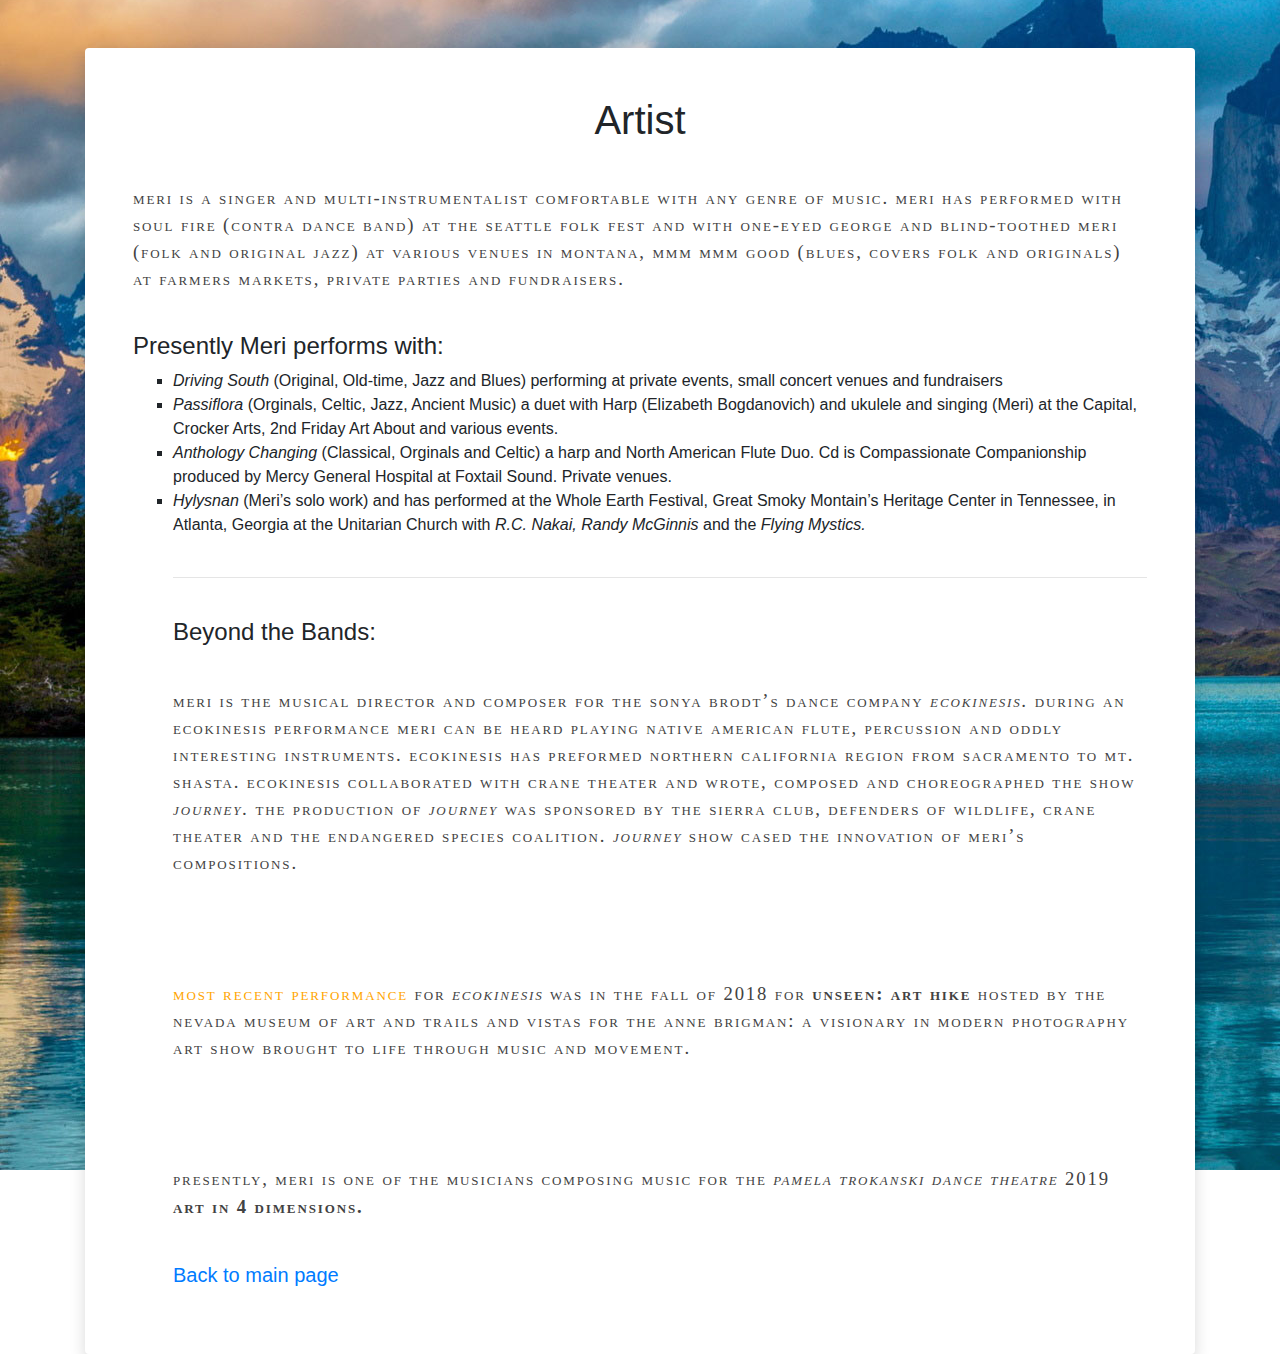
<file: services/artist.html>
<!DOCTYPE html>
<html lang="en" dir="ltr">

<head>

  <link href="style.css" rel="stylesheet" />
  <link href="jquery-3.3.1.slim.min.js" rel="stylesheet" />
  <link href="bootstrap.min.css" rel="stylesheet" />
  <link href="bootstrap.bundle.min.js" rel="stylesheet" />
  <link href="https://fonts.googleapis.com/css?family=Open+Sans" rel="stylesheet">

  <meta charset="utf-8">
  <title></title>


</head>

<body class="music">

  <!-- Page Content -->
  <div class="container">
    <div class="card border-0 shadow my-5">
      <div class="card-body p-5">
        <h1 class="font-weight-light text-center">Artist</h1>
        <p class="textp"> <span style="font-size: 16; text-align: center;">Meri is a singer and multi-instrumentalist comfortable with any genre of music. Meri has performed with Soul Fire (Contra Dance band) at the Seattle Folk Fest and with One-Eyed George and Blind-toothed Meri (Folk
          and Original Jazz) at various venues in Montana, Mmm Mmm Good (Blues, Covers Folk and Originals) at farmers markets, private parties and fundraisers.</span>
        </p>
        <h4> Presently Meri performs with: </h4>
        <ul class="b">
          <li><span style="font-style: italic;">Driving South</span> (Original, Old-time, Jazz and Blues) performing at private events, small concert venues and fundraisers
          </li>
          <li><span style="font-style: italic;"> Passiflora</span> (Orginals, Celtic, Jazz, Ancient Music) a duet with Harp (Elizabeth Bogdanovich) and ukulele and singing (Meri) at the Capital, Crocker Arts, 2nd Friday Art About and various events.
          </li>
          <li><span style="font-style: italic;">Anthology Changing </span> (Classical, Orginals and Celtic) a harp and North American Flute Duo. Cd is Compassionate Companionship produced by Mercy General Hospital at Foxtail Sound. Private venues.
          </li>
          <li><span style="font-style: italic;">Hylysnan </span>(Meri’s solo work) and has performed at the Whole Earth Festival, Great Smoky Montain’s Heritage Center in Tennessee, in Atlanta, Georgia at the Unitarian Church with <span style="font-style: italic;">
              R.C. Nakai, Randy McGinnis </span>and the <span style="font-style: italic;">Flying Mystics.</span>
          </li>
          <br><hr><br>
        <h4> Beyond the Bands: </h4>
          <p class="textp">
            Meri is the Musical Director and Composer for the Sonya Brodt’s Dance Company <span style="font-style: italic;">Ecokinesis. </span>  During an Ecokinesis performance Meri can be heard playing Native American Flute, percussion and oddly interesting instruments. Ecokinesis has preformed Northern California region from Sacramento to Mt. Shasta. Ecokinesis collaborated with Crane Theater and wrote, composed and choreographed the show <span style="font-style: italic;"> Journey.</span>  The production of <span style="font-style: italic;">Journey </span>was sponsored by the Sierra Club, Defenders of Wildlife, Crane Theater and the Endangered Species Coalition.<span style="font-style: italic;"> Journey</span> show cased the innovation of Meri’s compositions.
          </p>
        <br>
          <p class="textp">
            <span style="color: orange;"> Most recent performance </span> for <span style="font-style: italic;">  Ecokinesis </span> was in the fall of 2018 for <span style="font-weight:bold">Unseen: Art Hike </span>hosted by the Nevada Museum of Art and Trails and Vistas for the Anne Brigman: A Visionary in Modern Photography art show brought to life through music and movement.
           </p>
           <br>
           <p class="textp">
             Presently, Meri is one of the musicians composing music for the<span style="font-style: italic;"> Pamela Trokanski Dance Theatre</span> 2019 <span style="font-weight:bold ;">ART in 4 Dimensions.</span>
          </p>

          <a href="../index.html#services">
            <p class="lead mb-0">Back to main page</p>
          </a>
      </div>
    </div>
  </div>
</body>

</html>
</file>
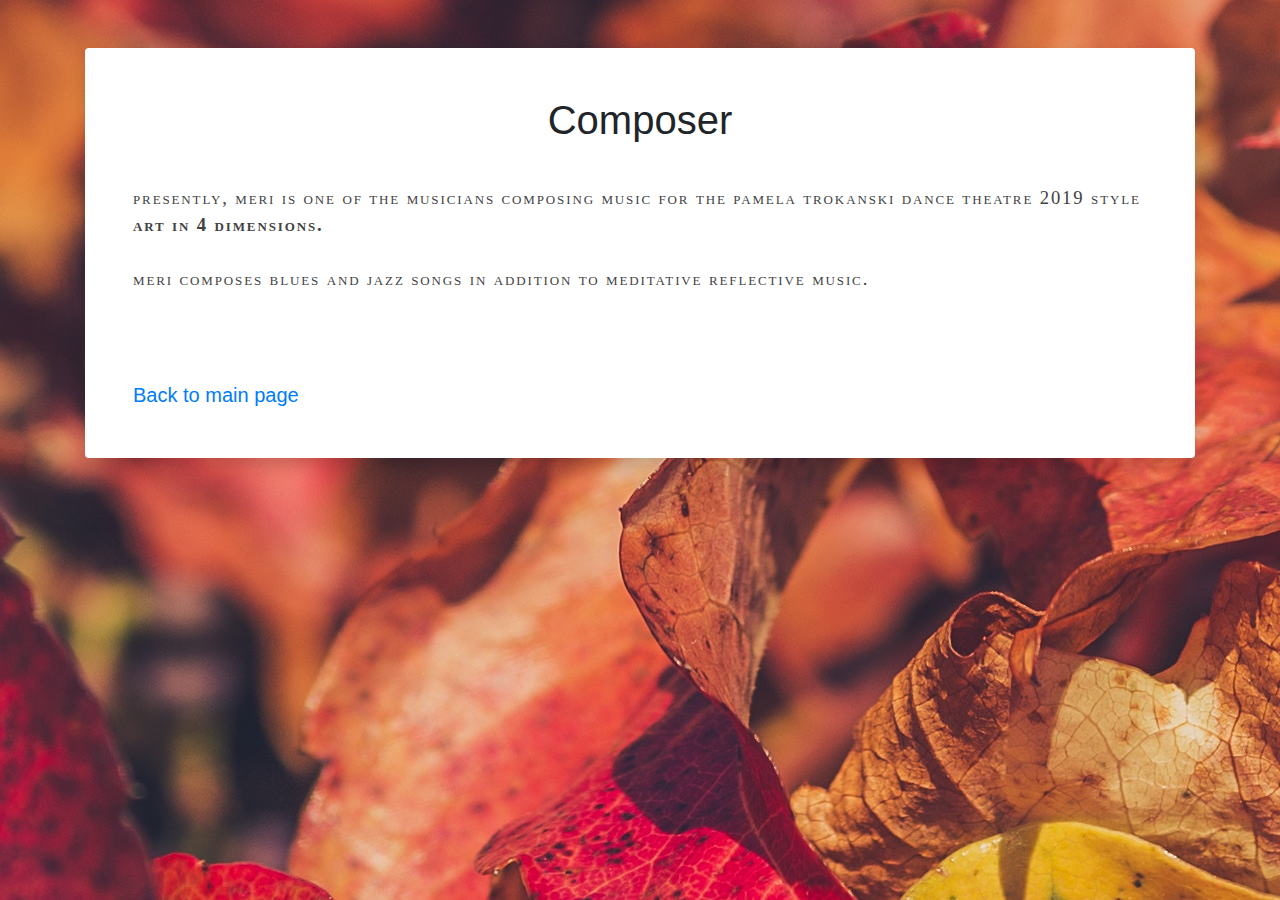
<file: services/composer.html>
<!DOCTYPE html>
<html lang="en" dir="ltr">

<head>

  <link href="style.css" rel="stylesheet" />
  <link href="jquery-3.3.1.slim.min.js" rel="stylesheet" />
  <link href="bootstrap.min.css" rel="stylesheet" />
  <link href="bootstrap.bundle.min.js" rel="stylesheet" />
  <link href="https://fonts.googleapis.com/css?family=Open+Sans" rel="stylesheet">

  <meta charset="utf-8">
  <title></title>


</head>

<body class="composer">

  <!-- Page Content -->
  <div class="container">
    <div class="card border-0 shadow my-5">
      <div class="card-body p-5">
        <h1 class="font-weight-light text-center">Composer</h1>
        <p class="textp">
          <span style="font-size: 16; text-align: center;"> Presently, Meri is one of the musicians composing music for the Pamela Trokanski Dance Theatre 2019 style <span style="font-weight:bold"> ART in 4 Dimensions.</span><span><br> <br></span> Meri composes Blues and Jazz songs in addition
            to meditative reflective music.
            <br> </span>
        </p>
        <br> <br>
        <a href="../index.html#services"><p class="lead mb-0">Back to main page</p></a>

      </div>
    </div>
  </div>
</body>

</html>
</file>
<file: color/default.css>
a:hover,
a:focus {
    color: #3dc9b3;
}

#navigation {
	border-top: 5px solid #3dc9b3;
}

a,.tp-caption a.btn:hover {
	color: #3dc9b3;
}
.top-nav-collapse {
	background: #3dc9b3;
}

.carousel-indicators .active {
    background-color: #3dc9b3;
}

.header-text h2 span {
    background-color: #3dc9b3;
}


.navbar-custom ul.nav ul.dropdown-menu li a:hover {
	color: #3dc9b3;
}

.owl-theme .owl-controls .owl-page.active span,
.owl-theme .owl-controls.clickable .owl-page:hover span {
    background-color: #3dc9b3;
}

.widget-avatar .avatar:hover {
    border: 5px solid #3dc9b3;
}

.bg-skin {
	background: #3dc9b3;
}

.highlight-color {
	background-color: #3dc9b3;
}

.service-box:hover {
	border-bottom: 2px solid #3dc9b3;
}



form#contact-form input:focus,form#contact-form select:focus,form#contact-form textarea:focus {
	border-color: #3dc9b3;
}
form.search-form input:focus {
	border-color: #3dc9b3;
}

/* footer */
ul.footer-menu li a:hover {
	color: #3dc9b3;
}

footer a.totop:hover {
	color: #3dc9b3;
}


.btn-skin {
  color: #fff;
  background-color: #3dc9b3;
  border-color: #3dc9b3;
}
</file>
<file: css/main.css>
/*--------------------------- Color variations ----------------------*/
/* Medium Layout: 1280px */
/* Tablet Layout: 768px */
/* Mobile Layout: 320px */
/* Wide Mobile Layout: 480px */
/* =================================== */
/*  Basic Style
/* =================================== */
::-moz-selection {
  /* Code for Firefox */
  background-color: #8ab92d;
  color: #fff;
}

::selection {
  background-color: #8ab92d;
  color: #fff;
}

::-webkit-input-placeholder {
  /* WebKit, Blink, Edge */
  color: #777777;
  font-weight: 300;
}

:-moz-placeholder {
  /* Mozilla Firefox 4 to 18 */
  color: #777777;
  opacity: 1;
  font-weight: 300;
}

::-moz-placeholder {
  /* Mozilla Firefox 19+ */
  color: #777777;
  opacity: 1;
  font-weight: 300;
}

:-ms-input-placeholder {
  /* Internet Explorer 10-11 */
  color: #777777;
  font-weight: 300;
}

::-ms-input-placeholder {
  /* Microsoft Edge */
  color: #777777;
  font-weight: 300;
}

body {
  background: #1D976C;
  /* fallback for old browsers */
  background: -webkit-linear-gradient(to right, #5f9150, #FFFFFF);
  /* Chrome 10-25, Safari 5.1-6 */
  background: linear-gradient(to right, #5f9150, #FFFFFF); Chrome 26+, Opera 12+, Safari 7+ */

  font-family: "Poppins", sans-serif;
  font-size: 14px;
  font-weight: 300;
  line-height: 1.625em;
  min-width: 100%;
  position: relative;
}

ol, ul {
  margin: 0;
  padding: 0;
  list-style: none;
}

select {
  display: block;
}

figure {
  margin: 0;
}

a {
  -webkit-transition: all 0.3s ease 0s;
  -moz-transition: all 0.3s ease 0s;
  -o-transition: all 0.3s ease 0s;
  transition: all 0.3s ease 0s;
}

iframe {
  border: 0;
}

a, a:focus, a:hover {
  text-decoration: none;
  outline: 0;
}

.btn.active.focus,
.btn.active:focus,
.btn.focus,
.btn.focus:active,
.btn:active:focus,
.btn:focus {
  text-decoration: none;
  outline: 0;
}

.card-panel {
  margin: 0;
  padding: 60px;
}

/**
 *  Typography
 *
 **/
.btn i, .btn-large i, .btn-floating i, .btn-large i, .btn-flat i {
  font-size: 1em;
  line-height: inherit;
}

.gray-bg {
  background: #f9f9ff;
}

h1, h2, h3,
h4, h5, h6 {
  font-family: "Poppins", sans-serif;
  color: #222222;
  line-height: 1.2em !important;
  margin-bottom: 0;
  margin-top: 0;
  font-weight: 600;
}

.h1, .h2, .h3,
.h4, .h5, .h6 {
  margin-bottom: 0;
  margin-top: 0;
  font-family: "Poppins", sans-serif;
  font-weight: 600;
  color: #222222;
}

h1, .h1 {
  font-size: 36px;
}

h2, .h2 {
  font-size: 30px;
}

h3, .h3 {
  font-size: 24px;
}

h4, .h4 {
  font-size: 18px;
}

h5, .h5 {
  font-size: 16px;
}

h6, .h6 {
  font-size: 14px;
  color: #222222;
}

td, th {
  border-radius: 0px;
}

/**
 * For modern browsers
 * 1. The space content is one way to avoid an Opera bug when the
 *    contenteditable attribute is included anywhere else in the document.
 *    Otherwise it causes space to appear at the top and bottom of elements
 *    that are clearfixed.
 * 2. The use of `table` rather than `block` is only necessary if using
 *    `:before` to contain the top-margins of child elements.
 */
.clear::before, .clear::after {
  content: " ";
  display: table;
}

.clear::after {
  clear: both;
}

.fz-11 {
  font-size: 11px;
}

.fz-12 {
  font-size: 12px;
}

.fz-13 {
  font-size: 13px;
}

.fz-14 {
  font-size: 14px;
}

.fz-15 {
  font-size: 15px;
}

.fz-16 {
  font-size: 16px;
}

.fz-18 {
  font-size: 18px;
}

.fz-30 {
  font-size: 30px;
}

.fz-48 {
  font-size: 48px !important;
}

.fw100 {
  font-weight: 100;
}

.fw300 {
  font-weight: 300;
}

.fw400 {
  font-weight: 400 !important;
}

.fw500 {
  font-weight: 500;
}

.f700 {
  font-weight: 700;
}

.fsi {
  font-style: italic;
}

.mt-10 {
  margin-top: 10px;
}

.mt-15 {
  margin-top: 15px;
}

.mt-20 {
  margin-top: 20px;
}

.mt-25 {
  margin-top: 25px;
}

.mt-30 {
  margin-top: 30px;
}

.mt-35 {
  margin-top: 35px;
}

.mt-40 {
  margin-top: 40px;
}

.mt-50 {
  margin-top: 50px;
}

.mt-60 {
  margin-top: 60px;
}

.mt-70 {
  margin-top: 70px;
}

.mt-80 {
  margin-top: 80px;
}

.mt-100 {
  margin-top: 100px;
}

.mt-120 {
  margin-top: 120px;
}

.mt-150 {
  margin-top: 150px;
}

.ml-0 {
  margin-left: 0 !important;
}

.ml-5 {
  margin-left: 5px !important;
}

.ml-10 {
  margin-left: 10px;
}

.ml-15 {
  margin-left: 15px;
}

.ml-20 {
  margin-left: 20px;
}

.ml-30 {
  margin-left: 30px;
}

.ml-50 {
  margin-left: 50px;
}

.mr-0 {
  margin-right: 0 !important;
}

.mr-5 {
  margin-right: 5px !important;
}

.mr-15 {
  margin-right: 15px;
}

.mr-10 {
  margin-right: 10px;
}

.mr-20 {
  margin-right: 20px;
}

.mr-30 {
  margin-right: 30px;
}

.mr-50 {
  margin-right: 50px;
}

.mb-0 {
  margin-bottom: 0px;
}

.mb-0-i {
  margin-bottom: 0px !important;
}

.mb-5 {
  margin-bottom: 5px;
}

.mb-10 {
  margin-bottom: 10px;
}

.mb-15 {
  margin-bottom: 15px;
}

.mb-20 {
  margin-bottom: 20px;
}

.mb-25 {
  margin-bottom: 25px;
}

.mb-30 {
  margin-bottom: 30px;
}

.mb-40 {
  margin-bottom: 40px;
}

.mb-50 {
  margin-bottom: 50px;
}

.mb-60 {
  margin-bottom: 60px;
}

.mb-70 {
  margin-bottom: 70px;
}

.mb-80 {
  margin-bottom: 80px;
}

.mb-90 {
  margin-bottom: 90px;
}

.mb-100 {
  margin-bottom: 100px;
}

.pt-0 {
  padding-top: 0px;
}

.pt-10 {
  padding-top: 10px;
}

.pt-15 {
  padding-top: 15px;
}

.pt-20 {
  padding-top: 20px;
}

.pt-25 {
  padding-top: 25px;
}

.pt-30 {
  padding-top: 30px;
}

.pt-40 {
  padding-top: 40px;
}

.pt-50 {
  padding-top: 50px;
}

.pt-60 {
  padding-top: 60px;
}

.pt-70 {
  padding-top: 70px;
}

.pt-80 {
  padding-top: 80px;
}

.pt-90 {
  padding-top: 90px;
}

.pt-100 {
  padding-top: 100px;
}

.pt-120 {
  padding-top: 120px;
}

.pt-150 {
  padding-top: 150px;
}

.pt-170 {
  padding-top: 170px;
}

.pb-0 {
  padding-bottom: 0px;
}

.pb-10 {
  padding-bottom: 10px;
}

.pb-15 {
  padding-bottom: 15px;
}

.pb-20 {
  padding-bottom: 20px;
}

.pb-25 {
  padding-bottom: 25px;
}

.pb-30 {
  padding-bottom: 30px;
}

.pb-40 {
  padding-bottom: 40px;
}

.pb-50 {
  padding-bottom: 50px;
}

.pb-60 {
  padding-bottom: 60px;
}

.pb-70 {
  padding-bottom: 70px;
}

.pb-80 {
  padding-bottom: 80px;
}

.pb-90 {
  padding-bottom: 90px;
}

.pb-100 {
  padding-bottom: 100px;
}

.pb-120 {
  padding-bottom: 120px;
}

.pb-150 {
  padding-bottom: 150px;
}

.pr-30 {
  padding-right: 30px;
}

.pl-30 {
  padding-left: 30px;
}

.pl-90 {
  padding-left: 90px;
}

.p-40 {
  padding: 40px;
}

.float-left {
  float: left;
}

.float-right {
  float: right;
}

.text-italic {
  font-style: italic;
}

.text-white {
  color: #fff;
}

.text-black {
  color: #000;
}

.transition {
  -webkit-transition: all 0.3s ease 0s;
  -moz-transition: all 0.3s ease 0s;
  -o-transition: all 0.3s ease 0s;
  transition: all 0.3s ease 0s;
}

.section-full {
  padding: 100px 0;
}

.section-half {
  padding: 75px 0;
}

.text-center {
  text-align: center;
}

.text-left {
  text-align: left;
}

.text-rigth {
  text-align: right;
}

.flex {
  display: -webkit-box;
  display: -webkit-flex;
  display: -moz-flex;
  display: -ms-flexbox;
  display: flex;
}

.inline-flex {
  display: -webkit-inline-box;
  display: -webkit-inline-flex;
  display: -moz-inline-flex;
  display: -ms-inline-flexbox;
  display: inline-flex;
}

.flex-grow {
  -webkit-box-flex: 1;
  -webkit-flex-grow: 1;
  -moz-flex-grow: 1;
  -ms-flex-positive: 1;
  flex-grow: 1;
}

.flex-wrap {
  -webkit-flex-wrap: wrap;
  -moz-flex-wrap: wrap;
  -ms-flex-wrap: wrap;
  flex-wrap: wrap;
}

.flex-left {
  -webkit-box-pack: start;
  -ms-flex-pack: start;
  -webkit-justify-content: flex-start;
  -moz-justify-content: flex-start;
  justify-content: flex-start;
}

.flex-middle {
  -webkit-box-align: center;
  -ms-flex-align: center;
  -webkit-align-items: center;
  -moz-align-items: center;
  align-items: center;
}

.flex-right {
  -webkit-box-pack: end;
  -ms-flex-pack: end;
  -webkit-justify-content: flex-end;
  -moz-justify-content: flex-end;
  justify-content: flex-end;
}

.flex-top {
  -webkit-align-self: flex-start;
  -moz-align-self: flex-start;
  -ms-flex-item-align: start;
  align-self: flex-start;
}

.flex-center {
  -webkit-box-pack: center;
  -ms-flex-pack: center;
  -webkit-justify-content: center;
  -moz-justify-content: center;
  justify-content: center;
}

.flex-bottom {
  -webkit-align-self: flex-end;
  -moz-align-self: flex-end;
  -ms-flex-item-align: end;
  align-self: flex-end;
}

.space-between {
  -webkit-box-pack: justify;
  -ms-flex-pack: justify;
  -webkit-justify-content: space-between;
  -moz-justify-content: space-between;
  justify-content: space-between;
}

.space-around {
  -ms-flex-pack: distribute;
  -webkit-justify-content: space-around;
  -moz-justify-content: space-around;
  justify-content: space-around;
}

.flex-column {
  -webkit-box-direction: normal;
  -webkit-box-orient: vertical;
  -webkit-flex-direction: column;
  -moz-flex-direction: column;
  -ms-flex-direction: column;
  flex-direction: column;
}

.flex-cell {
  display: -webkit-box;
  display: -webkit-flex;
  display: -moz-flex;
  display: -ms-flexbox;
  display: flex;
  -webkit-box-flex: 1;
  -webkit-flex-grow: 1;
  -moz-flex-grow: 1;
  -ms-flex-positive: 1;
  flex-grow: 1;
}

.display-table {
  display: table;
}

.light {
  color: #fff;
}

.dark {
  color: #222;
}

.relative {
  position: relative;
}

.overflow-hidden {
  overflow: hidden;
}

.overlay {
  position: absolute;
  left: 0;
  right: 0;
  top: 0;
  bottom: 0;
}

.container.fullwidth {
  width: 100%;
}

.container.no-padding {
  padding-left: 0;
  padding-right: 0;
}

.no-padding {
  padding: 0;
}

.section-bg {
  background: #f9fafc;
}

@media (max-width: 767px) {
  .no-flex-xs {
    display: block !important;
  }
}

.row.no-margin {
  margin-left: 0;
  margin-right: 0;
}

.sample-text-area {
  background: #fff;
  padding: 100px 0 70px 0;
}

.text-heading {
  margin-bottom: 30px;
  font-size: 24px;
}

b, sup, sub, u, del {
  color: #8ab92d;
}

h1 {
  font-size: 36px;
}

h2 {
  font-size: 30px;
}

h3 {
  font-size: 24px;
}

h4 {
  font-size: 18px;
}

h5 {
  font-size: 16px;
}

h6 {
  font-size: 14px;
}

h1, h2, h3, h4, h5, h6 {
  line-height: 1.5em;
}

.typography h1, .typography h2, .typography h3, .typography h4, .typography h5, .typography h6 {
  color: #777777;
}

.button-area {
  background: #fff;
}

.button-area .border-top-generic {
  padding: 70px 15px;
  border-top: 1px dotted #eee;
}

.button-group-area .genric-btn {
  margin-right: 10px;
  margin-top: 10px;
}

.button-group-area .genric-btn:last-child {
  margin-right: 0;
}

.genric-btn {
  display: inline-block;
  outline: none;
  line-height: 40px;
  padding: 0 30px;
  font-size: .8em;
  text-align: center;
  text-decoration: none;
  font-weight: 500;
  cursor: pointer;
  -webkit-transition: all 0.3s ease 0s;
  -moz-transition: all 0.3s ease 0s;
  -o-transition: all 0.3s ease 0s;
  transition: all 0.3s ease 0s;
}

.genric-btn:focus {
  outline: none;
}

.genric-btn.e-large {
  padding: 0 40px;
  line-height: 50px;
}

.genric-btn.large {
  line-height: 45px;
}

.genric-btn.medium {
  line-height: 30px;
}

.genric-btn.small {
  line-height: 25px;
}

.genric-btn.radius {
  border-radius: 3px;
}

.genric-btn.circle {
  border-radius: 20px;
}

.genric-btn.arrow {
  display: -webkit-inline-box;
  display: -ms-inline-flexbox;
  display: inline-flex;
  -webkit-box-align: center;
  -ms-flex-align: center;
  align-items: center;
}

.genric-btn.arrow span {
  margin-left: 10px;
}

.genric-btn.default {
  color: #222222;
  background: #f9f9ff;
  border: 1px solid transparent;
}

.genric-btn.default:hover {
  border: 1px solid #f9f9ff;
  background: #fff;
}

.genric-btn.default-border {
  border: 1px solid #f9f9ff;
  background: #fff;
}

.genric-btn.default-border:hover {
  color: #222222;
  background: #f9f9ff;
  border: 1px solid transparent;
}

.genric-btn.primary {
  color: #fff;
  background: #8ab92d;
  border: 1px solid transparent;
}

.genric-btn.primary:hover {
  color: #8ab92d;
  border: 1px solid #8ab92d;
  background: #fff;
}

.genric-btn.primary-border {
  color: #8ab92d;
  border: 1px solid #8ab92d;
  background: #fff;
}

.genric-btn.primary-border:hover {
  color: #fff;
  background: #8ab92d;
  border: 1px solid transparent;
}

.genric-btn.success {
  color: #fff;
  background: #4cd3e3;
  border: 1px solid transparent;
}

.genric-btn.success:hover {
  color: #4cd3e3;
  border: 1px solid #4cd3e3;
  background: #fff;
}

.genric-btn.success-border {
  color: #4cd3e3;
  border: 1px solid #4cd3e3;
  background: #fff;
}

.genric-btn.success-border:hover {
  color: #fff;
  background: #4cd3e3;
  border: 1px solid transparent;
}

.genric-btn.info {
  color: #fff;
  background: #38a4ff;
  border: 1px solid transparent;
}

.genric-btn.info:hover {
  color: #38a4ff;
  border: 1px solid #38a4ff;
  background: #fff;
}

.genric-btn.info-border {
  color: #38a4ff;
  border: 1px solid #38a4ff;
  background: #fff;
}

.genric-btn.info-border:hover {
  color: #fff;
  background: #38a4ff;
  border: 1px solid transparent;
}

.genric-btn.warning {
  color: #fff;
  background: #f4e700;
  border: 1px solid transparent;
}

.genric-btn.warning:hover {
  color: #f4e700;
  border: 1px solid #f4e700;
  background: #fff;
}

.genric-btn.warning-border {
  color: #f4e700;
  border: 1px solid #f4e700;
  background: #fff;
}

.genric-btn.warning-border:hover {
  color: #fff;
  background: #f4e700;
  border: 1px solid transparent;
}

.genric-btn.danger {
  color: #fff;
  background: #f44a40;
  border: 1px solid transparent;
}

.genric-btn.danger:hover {
  color: #f44a40;
  border: 1px solid #f44a40;
  background: #fff;
}

.genric-btn.danger-border {
  color: #f44a40;
  border: 1px solid #f44a40;
  background: #fff;
}

.genric-btn.danger-border:hover {
  color: #fff;
  background: #f44a40;
  border: 1px solid transparent;
}

.genric-btn.link {
  color: #222222;
  background: #f9f9ff;
  text-decoration: underline;
  border: 1px solid transparent;
}

.genric-btn.link:hover {
  color: #222222;
  border: 1px solid #f9f9ff;
  background: #fff;
}

.genric-btn.link-border {
  color: #222222;
  border: 1px solid #f9f9ff;
  background: #fff;
  text-decoration: underline;
}

.genric-btn.link-border:hover {
  color: #222222;
  background: #f9f9ff;
  border: 1px solid transparent;
}

.genric-btn.disable {
  color: #222222, 0.3;
  background: #f9f9ff;
  border: 1px solid transparent;
  cursor: not-allowed;
}

.generic-blockquote {
  padding: 30px 50px 30px 30px;
  background: #f9f9ff;
  border-left: 2px solid #8ab92d;
}

@media (max-width: 990px) {
  .progress-table-wrap {
    overflow-x: scroll;
  }
}

.progress-table {
  background: #f9f9ff;
  padding: 15px 0px 30px 0px;
  min-width: 800px;
}

.progress-table .serial {
  width: 11.83%;
  padding-left: 30px;
}

.progress-table .country {
  width: 28.07%;
}

.progress-table .visit {
  width: 19.74%;
}

.progress-table .percentage {
  width: 40.36%;
  padding-right: 50px;
}

.progress-table .table-head {
  display: flex;
}

.progress-table .table-head .serial, .progress-table .table-head .country, .progress-table .table-head .visit, .progress-table .table-head .percentage {
  color: #222222;
  line-height: 40px;
  text-transform: uppercase;
  font-weight: 500;
}

.progress-table .table-row {
  padding: 15px 0;
  border-top: 1px solid #edf3fd;
  display: flex;
}

.progress-table .table-row .serial, .progress-table .table-row .country, .progress-table .table-row .visit, .progress-table .table-row .percentage {
  display: flex;
  align-items: center;
}

.progress-table .table-row .country img {
  margin-right: 15px;
}

.progress-table .table-row .percentage .progress {
  width: 80%;
  border-radius: 0px;
  background: transparent;
}

.progress-table .table-row .percentage .progress .progress-bar {
  height: 5px;
  line-height: 5px;
}

.progress-table .table-row .percentage .progress .progress-bar.color-1 {
  background-color: #6382e6;
}

.progress-table .table-row .percentage .progress .progress-bar.color-2 {
  background-color: #e66686;
}

.progress-table .table-row .percentage .progress .progress-bar.color-3 {
  background-color: #f09359;
}

.progress-table .table-row .percentage .progress .progress-bar.color-4 {
  background-color: #73fbaf;
}

.progress-table .table-row .percentage .progress .progress-bar.color-5 {
  background-color: #73fbaf;
}

.progress-table .table-row .percentage .progress .progress-bar.color-6 {
  background-color: #6382e6;
}

.progress-table .table-row .percentage .progress .progress-bar.color-7 {
  background-color: #a367e7;
}

.progress-table .table-row .percentage .progress .progress-bar.color-8 {
  background-color: #e66686;
}

.single-gallery-image {
  margin-top: 30px;
  background-repeat: no-repeat !important;
  background-position: center center !important;
  background-size: cover !important;
  height: 200px;
}

.list-style {
  width: 14px;
  height: 14px;
}

.unordered-list li {
  position: relative;
  padding-left: 30px;
  line-height: 1.82em !important;
}

.unordered-list li:before {
  content: "";
  position: absolute;
  width: 14px;
  height: 14px;
  /* border: 3px solid #8ab92d; */
  background: #fff;
  top: 4px;
  left: 0;
  border-radius: 50%;
}

.ordered-list {
  margin-left: 30px;
}

.ordered-list li {
  list-style-type: decimal-leading-zero;
  color: #8ab92d;
  font-weight: 500;
  line-height: 1.82em !important;
}

.ordered-list li span {
  font-weight: 300;
  color: #777777;
}

.ordered-list-alpha li {
  margin-left: 30px;
  list-style-type: lower-alpha;
  color: #8ab92d;
  font-weight: 500;
  line-height: 1.82em !important;
}

.ordered-list-alpha li span {
  font-weight: 300;
  color: #777777;
}

.ordered-list-roman li {
  margin-left: 30px;
  list-style-type: lower-roman;
  color: #8ab92d;
  font-weight: 500;
  line-height: 1.82em !important;
}

.ordered-list-roman li span {
  font-weight: 300;
  color: #777777;
}

.single-input {
  display: block;
  width: 100%;
  line-height: 40px;
  border: none;
  outline: none;
  background: #f9f9ff;
  padding: 0 20px;
}

.single-input:focus {
  outline: none;
}

.input-group-icon {
  position: relative;
}

.input-group-icon .icon {
  position: absolute;
  left: 20px;
  top: 0;
  line-height: 40px;
  z-index: 3;
}

.input-group-icon .icon i {
  color: #797979;
}

.input-group-icon .single-input {
  padding-left: 45px;
}

.single-textarea {
  display: block;
  width: 100%;
  line-height: 40px;
  border: none;
  outline: none;
  background: #f9f9ff;
  padding: 0 20px;
  height: 100px;
  resize: none;
}

.single-textarea:focus {
  outline: none;
}

.single-input-primary {
  display: block;
  width: 100%;
  line-height: 40px;
  border: 1px solid transparent;
  outline: none;
  background: #f9f9ff;
  padding: 0 20px;
}

.single-input-primary:focus {
  outline: none;
  border: 1px solid #8ab92d;
}

.single-input-accent {
  display: block;
  width: 100%;
  line-height: 40px;
  border: 1px solid transparent;
  outline: none;
  background: #f9f9ff;
  padding: 0 20px;
}

.single-input-accent:focus {
  outline: none;
  border: 1px solid #eb6b55;
}

.single-input-secondary {
  display: block;
  width: 100%;
  line-height: 40px;
  border: 1px solid transparent;
  outline: none;
  background: #f9f9ff;
  padding: 0 20px;
}

.single-input-secondary:focus {
  outline: none;
  border: 1px solid #f09359;
}

.default-switch {
  width: 35px;
  height: 17px;
  border-radius: 8.5px;
  background: #f9f9ff;
  position: relative;
  cursor: pointer;
}

.default-switch input {
  position: absolute;
  left: 0;
  top: 0;
  right: 0;
  bottom: 0;
  width: 100%;
  height: 100%;
  opacity: 0;
  cursor: pointer;
}

.default-switch input + label {
  position: absolute;
  top: 1px;
  left: 1px;
  width: 15px;
  height: 15px;
  border-radius: 50%;
  background: #8ab92d;
  -webkit-transition: all 0.2s;
  -moz-transition: all 0.2s;
  -o-transition: all 0.2s;
  transition: all 0.2s;
  box-shadow: 0px 4px 5px 0px rgba(0, 0, 0, 0.2);
  cursor: pointer;
}

.default-switch input:checked + label {
  left: 19px;
}

.primary-switch {
  width: 35px;
  height: 17px;
  border-radius: 8.5px;
  background: #f9f9ff;
  position: relative;
  cursor: pointer;
}

.primary-switch input {
  position: absolute;
  left: 0;
  top: 0;
  right: 0;
  bottom: 0;
  width: 100%;
  height: 100%;
  opacity: 0;
}

.primary-switch input + label {
  position: absolute;
  left: 0;
  top: 0;
  right: 0;
  bottom: 0;
  width: 100%;
  height: 100%;
}

.primary-switch input + label:before {
  content: "";
  position: absolute;
  left: 0;
  top: 0;
  right: 0;
  bottom: 0;
  width: 100%;
  height: 100%;
  background: transparent;
  border-radius: 8.5px;
  cursor: pointer;
  -webkit-transition: all 0.2s;
  -moz-transition: all 0.2s;
  -o-transition: all 0.2s;
  transition: all 0.2s;
}

.primary-switch input + label:after {
  content: "";
  position: absolute;
  top: 1px;
  left: 1px;
  width: 15px;
  height: 15px;
  border-radius: 50%;
  background: #fff;
  -webkit-transition: all 0.2s;
  -moz-transition: all 0.2s;
  -o-transition: all 0.2s;
  transition: all 0.2s;
  box-shadow: 0px 4px 5px 0px rgba(0, 0, 0, 0.2);
  cursor: pointer;
}

.primary-switch input:checked + label:after {
  left: 19px;
}

.primary-switch input:checked + label:before {
  background: #8ab92d;
}

.confirm-switch {
  width: 35px;
  height: 17px;
  border-radius: 8.5px;
  background: #f9f9ff;
  position: relative;
  cursor: pointer;
}

.confirm-switch input {
  position: absolute;
  left: 0;
  top: 0;
  right: 0;
  bottom: 0;
  width: 100%;
  height: 100%;
  opacity: 0;
}

.confirm-switch input + label {
  position: absolute;
  left: 0;
  top: 0;
  right: 0;
  bottom: 0;
  width: 100%;
  height: 100%;
}

.confirm-switch input + label:before {
  content: "";
  position: absolute;
  left: 0;
  top: 0;
  right: 0;
  bottom: 0;
  width: 100%;
  height: 100%;
  background: transparent;
  border-radius: 8.5px;
  -webkit-transition: all 0.2s;
  -moz-transition: all 0.2s;
  -o-transition: all 0.2s;
  transition: all 0.2s;
  cursor: pointer;
}

.confirm-switch input + label:after {
  content: "";
  position: absolute;
  top: 1px;
  left: 1px;
  width: 15px;
  height: 15px;
  border-radius: 50%;
  background: #fff;
  -webkit-transition: all 0.2s;
  -moz-transition: all 0.2s;
  -o-transition: all 0.2s;
  transition: all 0.2s;
  box-shadow: 0px 4px 5px 0px rgba(0, 0, 0, 0.2);
  cursor: pointer;
}

.confirm-switch input:checked + label:after {
  left: 19px;
}

.confirm-switch input:checked + label:before {
  background: #4cd3e3;
}

.primary-checkbox {
  width: 16px;
  height: 16px;
  border-radius: 3px;
  background: #f9f9ff;
  position: relative;
  cursor: pointer;
}

.primary-checkbox input {
  position: absolute;
  left: 0;
  top: 0;
  right: 0;
  bottom: 0;
  width: 100%;
  height: 100%;
  opacity: 0;
}

.primary-checkbox input + label {
  position: absolute;
  left: 0;
  top: 0;
  right: 0;
  bottom: 0;
  width: 100%;
  height: 100%;
  border-radius: 3px;
  cursor: pointer;
  border: 1px solid #f1f1f1;
}

.primary-checkbox input:checked + label {
  background: url(../img/elements/primary-check.png) no-repeat center center/cover;
  border: none;
}

.confirm-checkbox {
  width: 16px;
  height: 16px;
  border-radius: 3px;
  background: #f9f9ff;
  position: relative;
  cursor: pointer;
}

.confirm-checkbox input {
  position: absolute;
  left: 0;
  top: 0;
  right: 0;
  bottom: 0;
  width: 100%;
  height: 100%;
  opacity: 0;
}

.confirm-checkbox input + label {
  position: absolute;
  left: 0;
  top: 0;
  right: 0;
  bottom: 0;
  width: 100%;
  height: 100%;
  border-radius: 3px;
  cursor: pointer;
  border: 1px solid #f1f1f1;
}

.confirm-checkbox input:checked + label {
  background: url(../img/elements/success-check.png) no-repeat center center/cover;
  border: none;
}

.disabled-checkbox {
  width: 16px;
  height: 16px;
  border-radius: 3px;
  background: #f9f9ff;
  position: relative;
  cursor: pointer;
}

.disabled-checkbox input {
  position: absolute;
  left: 0;
  top: 0;
  right: 0;
  bottom: 0;
  width: 100%;
  height: 100%;
  opacity: 0;
}

.disabled-checkbox input + label {
  position: absolute;
  left: 0;
  top: 0;
  right: 0;
  bottom: 0;
  width: 100%;
  height: 100%;
  border-radius: 3px;
  cursor: pointer;
  border: 1px solid #f1f1f1;
}

.disabled-checkbox input:disabled {
  cursor: not-allowed;
  z-index: 3;
}

.disabled-checkbox input:checked + label {
  background: url(../img/elements/disabled-check.png) no-repeat center center/cover;
  border: none;
}

.primary-radio {
  width: 16px;
  height: 16px;
  border-radius: 8px;
  background: #f9f9ff;
  position: relative;
  cursor: pointer;
}

.primary-radio input {
  position: absolute;
  left: 0;
  top: 0;
  right: 0;
  bottom: 0;
  width: 100%;
  height: 100%;
  opacity: 0;
}

.primary-radio input + label {
  position: absolute;
  left: 0;
  top: 0;
  right: 0;
  bottom: 0;
  width: 100%;
  height: 100%;
  border-radius: 8px;
  cursor: pointer;
  border: 1px solid #f1f1f1;
}

.primary-radio input:checked + label {
  background: url(../img/elements/primary-radio.png) no-repeat center center/cover;
  border: none;
}

.confirm-radio {
  width: 16px;
  height: 16px;
  border-radius: 8px;
  background: #f9f9ff;
  position: relative;
  cursor: pointer;
}

.confirm-radio input {
  position: absolute;
  left: 0;
  top: 0;
  right: 0;
  bottom: 0;
  width: 100%;
  height: 100%;
  opacity: 0;
}

.confirm-radio input + label {
  position: absolute;
  left: 0;
  top: 0;
  right: 0;
  bottom: 0;
  width: 100%;
  height: 100%;
  border-radius: 8px;
  cursor: pointer;
  border: 1px solid #f1f1f1;
}

.confirm-radio input:checked + label {
  background: url(../img/elements/success-radio.png) no-repeat center center/cover;
  border: none;
}

.disabled-radio {
  width: 16px;
  height: 16px;
  border-radius: 8px;
  background: #f9f9ff;
  position: relative;
  cursor: pointer;
}

.disabled-radio input {
  position: absolute;
  left: 0;
  top: 0;
  right: 0;
  bottom: 0;
  width: 100%;
  height: 100%;
  opacity: 0;
}

.disabled-radio input + label {
  position: absolute;
  left: 0;
  top: 0;
  right: 0;
  bottom: 0;
  width: 100%;
  height: 100%;
  border-radius: 8px;
  cursor: pointer;
  border: 1px solid #f1f1f1;
}

.disabled-radio input:disabled {
  cursor: not-allowed;
  z-index: 3;
}

.disabled-radio input:checked + label {
  background: url(../img/elements/disabled-radio.png) no-repeat center center/cover;
  border: none;
}

.default-select {
  height: 40px;
}

.default-select .nice-select {
  border: none;
  border-radius: 0px;
  height: 40px;
  background: #f9f9ff;
  padding-left: 20px;
  padding-right: 40px;
}

.default-select .nice-select .list {
  margin-top: 0;
  border: none;
  border-radius: 0px;
  box-shadow: none;
  width: 100%;
  padding: 10px 0 10px 0px;
}

.default-select .nice-select .list .option {
  font-weight: 300;
  -webkit-transition: all 0.3s ease 0s;
  -moz-transition: all 0.3s ease 0s;
  -o-transition: all 0.3s ease 0s;
  transition: all 0.3s ease 0s;
  line-height: 28px;
  min-height: 28px;
  font-size: 12px;
  padding-left: 20px;
}

.default-select .nice-select .list .option.selected {
  color: #8ab92d;
  background: transparent;
}

.default-select .nice-select .list .option:hover {
  color: #8ab92d;
  background: transparent;
}

.default-select .current {
  margin-right: 50px;
  font-weight: 300;
}

.default-select .nice-select::after {
  right: 20px;
}

.form-select {
  height: 40px;
  width: 100%;
}

.form-select .nice-select {
  border: none;
  border-radius: 0px;
  height: 40px;
  background: #f9f9ff;
  padding-left: 45px;
  padding-right: 40px;
  width: 100%;
}

.form-select .nice-select .list {
  margin-top: 0;
  border: none;
  border-radius: 0px;
  box-shadow: none;
  width: 100%;
  padding: 10px 0 10px 0px;
}

.form-select .nice-select .list .option {
  font-weight: 300;
  -webkit-transition: all 0.3s ease 0s;
  -moz-transition: all 0.3s ease 0s;
  -o-transition: all 0.3s ease 0s;
  transition: all 0.3s ease 0s;
  line-height: 28px;
  min-height: 28px;
  font-size: 12px;
  padding-left: 45px;
}

.form-select .nice-select .list .option.selected {
  color: #8ab92d;
  background: transparent;
}

.form-select .nice-select .list .option:hover {
  color: #8ab92d;
  background: transparent;
}

.form-select .current {
  margin-right: 50px;
  font-weight: 300;
}

.form-select .nice-select::after {
  right: 20px;
}

@media (max-width: 992px) {
  .navbar-nav {
    height: auto;
    max-height: 400px;
    overflow-x: hidden;
  }
}

.is-sticky .default-header {
  background-color: rgba(4, 9, 30, 0.8);
  -webkit-transition: all 0.3s ease 0s;
  -moz-transition: all 0.3s ease 0s;
  -o-transition: all 0.3s ease 0s;
  transition: all 0.3s ease 0s;
}

.collapse.show {
  background-color: rgba(4, 9, 30, 0.8);
  padding: 0px 12px;
}

.is-sticky .collapse.show {
  background-color: transparent;
}

@media (max-width: 800px) {
  .navbar {
    margin: 0px 40px;
  }
}

@media (max-width: 414px) {
  .navbar {
    margin: 0px 0px;
  }
}

@media (max-width: 1024px) {
  .navbar-brand img {
    margin-left: 5px;
  }
}

.default-header {
  position: absolute;
  top: 0;
  left: 0;
  width: 100%;
  z-index: 9;
}

.menu-bar {
  cursor: pointer;
}

.menu-bar span {
  color: #222;
  font-size: 24px;
}

.main-menubar {
  display: none !important;
}

@media (max-width: 991.98px) {
  .main-menubar {
    display: block !important;
  }
}

.navbar-light .navbar-toggler {
  color: #fff;
  border-color: #fff;
}

.navbar-nav a {
  text-transform: uppercase;
  font-weight: 500;
  font-size: 12px;
  color: #fff;
  padding: 20px;
}

.navbar-nav a:hover {
  color: #8ab92d;
}

@media (max-width: 992px) {
  .navbar-nav {
    margin-top: 10px;
  }
  .navbar-nav a {
    padding: 0;
  }
  .navbar-nav li {
    padding: 15px 0;
  }
}

.dropdown-item {
  font-size: 14px;
  width: auto !important;
  text-align: left;
}

@media (max-width: 767px) {
  .dropdown-item {
    text-align: left;
    padding: 0.25rem;
  }
}

@media (min-width: 768px) {
  .dropdown .dropdown-menu {
    display: block;
    opacity: 0;
    -webkit-transition: all 200ms ease-in;
    -moz-transition: all 200ms ease-in;
    -ms-transition: all 200ms ease-in;
    -o-transition: all 200ms ease-in;
    transition: all 200ms ease-in;
  }
  .dropdown:hover .dropdown-menu {
    display: block;
    opacity: 1;
  }
}

.dropdown-menu {
  background: rgba(4, 9, 30, 0.9);
  border-radius: 0;
  margin-top: 15px;
  border: none;
}

.dropdown-menu a {
  padding: 5px 15px;
}

@media (max-width: 767px) {
  .dropdown-menu {
    margin-top: 0px;
  }
}

.dropdown-item:focus, .dropdown-item:hover {
  color: #16181b;
  text-decoration: none;
  background-color: transparent;
}

.fixed {
  position: fixed;
  top: -90px;
  left: 0;
  right: 0;
  z-index: 999;
  transition: 0.4s top cubic-bezier(0.3, 0.73, 0.3, 0.74);
  background: rgba(4, 9, 30, 0.9);
  margin-left: 50px;
  margin-right: 50px;
  width: auto;
  animation: smoothScroll 1s forwards;
}

@media (max-width: 767px) {
  .fixed {
    margin: 30px;
  }
}

@media (max-width: 575px) {
  .fixed {
    margin: 10px;
  }
}

.fixed.slideDown {
  top: 0;
}

.protfolio-wrap {
  margin: 50px;
}

@media (max-width: 767px) {
  .protfolio-wrap {
    margin: 30px;
  }
}

@media (max-width: 575px) {
  .protfolio-wrap {
    margin: 10px;
  }
}

.section-gap {
  padding: 120px 0;
}

.section-title {
  padding-bottom: 30px;
}

.section-title h2 {
  margin-bottom: 20px;
}

.section-title p {
  font-size: 16px;
  margin-bottom: 0;
}

@media (max-width: 991.98px) {
  .section-title p br {
    display: none;
  }
}

.primary-btn {
  background-color: #8ab92d;
  line-height: 36px;
  padding-left: 30px;
  padding-right: 60px;
  border-radius: 25px;
  border: none;
  color: #fff;
  display: inline-block;
  font-weight: 500;
  position: relative;
  -webkit-transition: all 0.3s ease 0s;
  -moz-transition: all 0.3s ease 0s;
  -o-transition: all 0.3s ease 0s;
  transition: all 0.3s ease 0s;
  cursor: pointer;
  text-transform: uppercase;
  position: relative;
}

.primary-btn:focus {
  outline: none;
}

.primary-btn span {
  color: #fff;
  position: absolute;
  top: 50%;
  transform: translateY(-60%);
  right: 30px;
  -webkit-transition: all 0.3s ease 0s;
  -moz-transition: all 0.3s ease 0s;
  -o-transition: all 0.3s ease 0s;
  transition: all 0.3s ease 0s;
}

.primary-btn:hover {
  color: #fff;
}

.primary-btn:hover span {
  color: #fff;
  right: 20px;
}

.primary-btn.white {
  border: 1px solid #fff;
  color: #fff;
}

.primary-btn.white span {
  color: #fff;
}

.primary-btn.white:hover {
  background: #fff;
  color: #8ab92d;
}

.primary-btn.white:hover span {
  color: #8ab92d;
}

.overlay {
  position: absolute;
  left: 0;
  right: 0;
  top: 0;
  bottom: 0;
}

.banner-area {
  margin-top: -56px;
  border-radius: 10px;
  background: url(../img/header-bg.jpg) center;
  background-size: cover;
}

@media (max-width: 1199.98px) {
  .banner-area .fullscreen {
    height: 800px !important;
  }
}

.banner-area .overlay-bg {
  border-radius: 10px;
  background-color: rgba(4, 9, 30, 0.5);
}

.banner-content {
  text-align: center;
}

.banner-content h1 {
  color: #fff;
  font-size: 72px;
  font-weight: 700;
  line-height: 1em;
  margin-top: 20px;
  margin-bottom: 40px;
}

.banner-content h1 span {
  font-weight: 700;
}

@media (max-width: 991.98px) {
  .banner-content h1 {
    font-size: 36px;
  }
}

@media (max-width: 991.98px) {
  .banner-content h1 br {
    display: none;
  }
}

@media (max-width: 1199.98px) {
  .banner-content h1 {
    font-size: 45px;
  }
}

@media (max-width: 414px) {
  .banner-content h1 {
    font-size: 40px;
  }
}

.banner-content h5 {
  color: #8ab92d;
  font-weight: 300;
  letter-spacing: 3px;
  font-size: 12px;
}

@media (max-width: 1280px) {
  .banner-content br {
    display: none;
  }
}

.primary-btn {
  background: #8ab92d;
  border: 1px solid transparent;
  color: #fff;
  padding-left: 40px;
  padding-right: 40px;
  border-radius: 50px;
}

.primary-btn:hover {
  border: 1px solid #fff;
  background: transparent;
  color: #fff;
}

.portfolio-area .primary-btn {
  color: #fff;
  background-color: #8ab92d;
  margin-left: auto;
  margin-right: auto;
}

.portfolio-area .filters {
  text-align: center;
  margin-top: 50px;
}

.portfolio-area .filters ul {
  padding: 0;
}

.portfolio-area .filters ul li {
  list-style: none;
  display: inline-block;
  padding: 20px 30px;
  cursor: pointer;
  position: relative;
  text-transform: uppercase;
  color: #222;
  font-weight: 500;
}

@media (max-width: 736px) {
  .portfolio-area .filters ul li {
    padding: 6px 6px;
  }
}

.portfolio-area .filters ul li:after {
  content: "";
  display: block;
  width: calc(0% - 60px);
  position: absolute;
  height: 2px;
  background: #333;
  transition: width 350ms ease-out;
}

.portfolio-area .filters ul li:hover:after {
  width: calc(100% - 60px);
  transition: width 350ms ease-out;
}

.portfolio-area .filters ul li.active {
  color: #fff;
}

.portfolio-area .filters-content {
  margin-top: 50px;
}

.portfolio-area .filters-content .show {
  opacity: 1;
  visibility: visible;
  transition: all 350ms;
}

.portfolio-area .filters-content .hide {
  opacity: 0;
  visibility: hidden;
  transition: all 350ms;
}

.portfolio-area .filters-content .item {
  text-align: center;
  cursor: pointer;
  margin-bottom: 30px;
}

.portfolio-area .filters-content .item img {
  border-radius: 10px;
}

.portfolio-area .filters-content .item .p-inner {
  padding: 20px 0px;
}

.portfolio-area .filters-content .item .p-inner h5 {
  font-size: 15px;
}

.portfolio-area .filters-content .item .p-inner .cat {
  font-size: 13px;
}

.portfolio-area .filters-content .item img {
  width: 100%;
}

.service-area {
  background: url(../img/forest1.jpg) center !important;
  background-size: cover;
  border-radius: 10px;

}

.service-area .overlay-bg {
  border-radius: 10px;
  background: rgba(255, 99, 71, 0);
}

.services-area {
  margin-top: -120px;
}

.single-service {
  border-radius: 10px;
  text-align: center;
  padding: 30px;
  background-color: white;
  box-shadow: 0px 10px 30px 0px rgba(138, 185, 45, 0.1);
}

.single-service h4 {
  padding: 20px 0px;
}

@media (max-width: 960px) {
  .single-service {
    margin-bottom: 30px;
  }
}

.single-review h4 {
  color: #222;
}

.single-review .star .checked {
  color: orange;
}

.single-review {
  margin-bottom: 40px;
}

.single-review img {
  margin-bottom: 15px;
}

.single-review .title {
  padding: 20px 0;
}

.single-review .star {
  margin-left: 20px;
}

.footer-area {
  padding-top: 100px;
  background: #1D976C;  /* fallback for old browsers */
  background: -webkit-linear-gradient(to right, #5f9150, #FFFFFF);  /* Chrome 10-25, Safari 5.1-6 */
  background: linear-gradient(to right, #5f9150, #FFFFFF);
}

h6 {
  color: #fff;
  margin-bottom: 25px;
  font-size: 18px;
  font-weight: 600;
}

.copy-right-text i, .copy-right-text a {
  color: #8ab92d;
}

.footer-social a {
  padding-right: 25px;
  -webkit-transition: all 0.3s ease 0s;
  -moz-transition: all 0.3s ease 0s;
  -o-transition: all 0.3s ease 0s;
  transition: all 0.3s ease 0s;
}

.footer-social a:hover i {
  color: #8ab92d;
}

.footer-social i {
  color: #cccccc;
  -webkit-transition: all 0.3s ease 0s;
  -moz-transition: all 0.3s ease 0s;
  -o-transition: all 0.3s ease 0s;
  transition: all 0.3s ease 0s;
}

@media (max-width: 991.98px) {
  .footer-social {
    text-align: left;
  }
}

.single-footer-widget input {
  border: none;
  width: 80% !important;
  font-weight: 300;
  background: #191919;
  color: #777;
  padding-left: 20px;
  border-radius: 0;
  font-size: 14px;
  padding: 10px 18px;
}

.single-footer-widget input:focus {
  background-color: #191919;
}

.single-footer-widget .bb-btn {
  color: #8ab92d;
  color: #fff;
  font-weight: 300;
  border-radius: 0;
  z-index: 9999;
  cursor: pointer;
}

.single-footer-widget .info {
  position: absolute;
  margin-top: 20%;
  color: #fff;
  font-size: 12px;
}

.single-footer-widget .info.valid {
  color: green;
}

.single-footer-widget .info.error {
  color: red;
}

.single-footer-widget .click-btn {
  background-color: #8ab92d;
  color: #fff;
  border-radius: 0;
  border-top-left-radius: 0px;
  border-bottom-left-radius: 0px;
  padding: 8px 12px;
  border: 0;
}

.single-footer-widget ::-moz-selection {
  /* Code for Firefox */
  background-color: #191919 !important;
  color: #777777;
}

.single-footer-widget ::selection {
  background-color: #191919 !important;
  color: #777777;
}

.single-footer-widget ::-webkit-input-placeholder {
  /* WebKit, Blink, Edge */
  color: #777777;
  font-weight: 300;
}

.single-footer-widget :-moz-placeholder {
  /* Mozilla Firefox 4 to 18 */
  color: #777777;
  opacity: 1;
  font-weight: 300;
}

.single-footer-widget ::-moz-placeholder {
  /* Mozilla Firefox 19+ */
  color: #777777;
  opacity: 1;
  font-weight: 300;
}

.single-footer-widget :-ms-input-placeholder {
  /* Internet Explorer 10-11 */
  color: #777777;
  font-weight: 300;
}

.single-footer-widget ::-ms-input-placeholder {
  /* Microsoft Edge */
  color: #777777;
  font-weight: 300;
}

@media (max-width: 991.98px) {
  .single-footer-widget {
    margin-bottom: 30px;
  }
}

@media (max-width: 800px) {
  .social-widget {
    margin-top: 30px;
  }
}

.footer-text {
  padding-top: 20px;
}

.footer-text a, .footer-text i {
  color: #8ab92d;
}

.whole-wrap {
  background-color: #fff;
}

.generic-banner {
  margin-top: -56px;
  background-color: #04091e;
  text-align: center;
}

.generic-banner .height {
  height: 600px;
}

@media (max-width: 767.98px) {
  .generic-banner .height {
    height: 400px;
  }
}

.generic-banner .generic-banner-content h2 {
  line-height: 1.2em;
  margin-bottom: 20px;
}

@media (max-width: 991.98px) {
  .generic-banner .generic-banner-content h2 br {
    display: none;
  }
}

.generic-banner .generic-banner-content p {
  text-align: center;
  font-size: 16px;
}

@media (max-width: 991.98px) {
  .generic-banner .generic-banner-content p br {
    display: none;
  }
}

.generic-content h1 {
  font-weight: 600;
}

.about-generic-area {
  background: #fff;
}

.about-generic-area p {
  margin-bottom: 20px;
}

.white-bg {
  background: #fff;
}

.section-top-border {
  padding: 70px 0;
  border-top: 1px dotted #eee;
}

.switch-wrap {
  margin-bottom: 10px;
}

.switch-wrap p {
  margin: 0;
}
</file>
<file: css/musicstyle.css>
/* Font Family
================================================== */
/* @import url("//fonts.googleapis.com/css?family=Yanone+Kaffeesatz:200,300,400"); */
/* Desktop
================================================== */
.container1 {
  position: relative;
  margin: 0 auto;
  width: 700px;
}

.column1 {
  width: inherit;
}

/* Tablet (Portrait)
================================================== */
@media only screen and (min-width: 768px) and (max-width: 959px) {
  .container1 {
    width: 556px;
  }
}

/* Mobile (Portrait)
================================================== */
@media only screen and (max-width: 767px) {
  .container1 {
    width: 300px;
  }
}

/* Mobile (Landscape)
================================================== */
@media only screen and (min-width: 480px) and (max-width: 767px) {
  .container1 {
    width: 420px;
  }
}

/* CSS Reset
================================================== */
/*
html,body,div,span,h1,h6,p,a,ul,li,audio {
border:0;
font:inherit;
font-size:100%;
margin:0;
padding:0;
vertical-align:baseline;
}

body { line-height:1; }
ul { list-style:none; } */
/* Basic Styles
================================================== */
/* html, body {

  -webkit-font-smoothing: antialiased;
  -webkit-text-size-adjust: 100%;
  color: #C8C7C8;
  font: 20px/24px "Yanone Kaffeesatz", HelveticaNeue, "Helvetica Neue", Helvetica, Arial, sans-serif;
  font-weight: 300;
  padding: 5px 0;
} */

/* * {
-webkit-tap-highlight-color:rgba(0,0,0,0);
-webkit-tap-highlight-color:transparent;
} */
/* Typography
================================================== */
/* h1, h6, p {
  color: #808080;
  font-weight: 200;
} */

.musicplayerh1 {
  font-size: 42px;
  line-height: 44px;
  margin: 20px 0 0;
}

h6 {
  font-size: 18px;
  line-height: 20px;
  margin: 4px 0 20px;
}

/* p {
  font-size: 18px;
  line-height: 20px;
  margin: 0 0 2px;
} */

/* Links
================================================== */
/* a, a:visited {
  color: #ddd;
  outline: 0;
  text-decoration: underline;
}

a:hover, a:focus {
  color: #bbb;
}

p a, p a:visited {
  line-height: inherit;
} */

/* Misc.
================================================== */
.add-bottom {
  margin-bottom: 20px !important;
}

.left {
  float: left;
}

.right {
  float: right;
}

.center {
  text-align: center;
}

/* Custom Styles
================================================== */
/* Highlight Styles */
::selection {
  background-color: #262223;
  color: #444;
}

::-moz-selection {
  background-color: #262223;
  color: #444;
}

/* Audio Player Styles
================================================== */
/* Default / Desktop / Firefox */
audio {
  margin: 0 15px 0 14px;
  width: 670px;
}

#mainwrap {
  /* add box-shadow or other styles here */
}

#audiowrap {
  background-color: #231F20;
  margin: 0 auto;
}

#plwrap {
  margin: 0 auto;
}

#tracks {
  min-height: 65px;
  position: relative;
  text-align: center;
  text-decoration: none;
  top: 13px;
}

#nowPlay {
  display: inline;
}

#npTitle {
  margin: 0;
  padding: 21px;
  text-align: right;
}

#npAction {
  padding: 21px;
  position: absolute;
}

#plList {
  margin: 0;
}

#plList li {
  background-color: #231F20;
  cursor: pointer;
  margin: 0;
  padding: 21px 0;
}

#plList li:hover {
  background-color: #262223;
}

.plItem {
  position: relative;
}

.plTitle {
  left: 50px;
  overflow: hidden;
  position: absolute;
  right: 65px;
  text-overflow: ellipsis;
  top: 0;
  white-space: nowrap;
}

.plNum {
  padding-left: 21px;
  width: 25px;
}

.plLength {
  padding-left: 21px;
  position: absolute;
  right: 21px;
  top: 0;
}

.plSel, .plSel:hover {
  background-color: #262223 !important;
  cursor: default !important;
}

a[id^="btn"] {
  background-color: #231F20;
  color: #C8C7C8;
  cursor: pointer;
  font-size: 50px;
  margin: 0;
  padding: 0 27px 11px;
  text-decoration: none;
}

a[id^="btn"]:last-child {
  margin-left: -4px;
}

a[id^="btn"]:hover, a[id^="btn"]:active {
  background-color: #262223;
}

a[id^="btn"]::-moz-focus-inner {
  border: 0;
  padding: 0;
}

/* IE 9 */
html[data-useragent*="MSIE 9.0"] audio {
  margin-left: 9px;
  outline: none;
  width: 680px;
}

html[data-useragent*="MSIE 9.0"] #audiowrap {
  background-color: #000;
}

html[data-useragent*="MSIE 9.0"] #tracks {
  min-height: 57px;
  top: 5px;
}

html[data-useragent*="MSIE 9.0"] a[id^="btn"] {
  background-color: #000;
}

html[data-useragent*="MSIE 9.0"] a[id^="btn"]:hover {
  background-color: #080808;
}

html[data-useragent*="MSIE 9.0"] #plList li {
  background-color: #000;
}

html[data-useragent*="MSIE 9.0"] #plList li:hover {
  background-color: #080808;
}

html[data-useragent*="MSIE 9.0"] .plSel,
html[data-useragent*="MSIE 9.0"] .plSel:hover {
  background-color: #080808 !important;
}

/* IE 10 */
html[data-useragent*="MSIE 10.0"] audio {
  margin-left: 6px;
  width: 687px;
}

html[data-useragent*="MSIE 10.0"] #audiowrap {
  background-color: #000;
}

html[data-useragent*="MSIE 10.0"] #tracks {
  min-height: 60px;
  top: 8px;
}

html[data-useragent*="MSIE 10.0"] a[id^="btn"] {
  background-color: #000;
}

html[data-useragent*="MSIE 10.0"] a[id^="btn"]:hover {
  background-color: #080808;
}

html[data-useragent*="MSIE 10.0"] #plList li {
  background-color: #000;
}

html[data-useragent*="MSIE 10.0"] #plList li:hover {
  background-color: #080808;
}

html[data-useragent*="MSIE 10.0"] .plSel,
html[data-useragent*="MSIE 10.0"] .plSel:hover {
  background-color: #080808 !important;
}

/* IE 11 */
html[data-useragent*="rv:11.0"] audio {
  margin-left: 2px;
  width: 695px;
}

html[data-useragent*="rv:11.0"] #audiowrap {
  background-color: #000;
}

html[data-useragent*="rv:11.0"] #tracks {
  min-height: 60px;
  top: 8px;
}

html[data-useragent*="rv:11.0"] a[id^="btn"] {
  background-color: #000;
}

html[data-useragent*="rv:11.0"] a[id^="btn"]:hover {
  background-color: #080808;
}

html[data-useragent*="rv:11.0"] #plList li {
  background-color: #000;
}

html[data-useragent*="rv:11.0"] #plList li:hover {
  background-color: #080808;
}

html[data-useragent*="rv:11.0"] .plSel,
html[data-useragent*="rv:11.0"] .plSel:hover {
  background-color: #080808 !important;
}

/* All Apple Products */
html[data-useragent*="Apple"] audio {
  margin: 0;
  width: 100%;
}

html[data-useragent*="Apple"] #audiowrap {
  background-color: #000;
}

html[data-useragent*="Apple"] #tracks {
  min-height: 64px;
  top: 12px;
}

html[data-useragent*="Apple"] a[id^="btn"] {
  background-color: #000;
}

html[data-useragent*="Apple"] a[id^="btn"]:hover {
  background-color: #080808;
}

html[data-useragent*="Apple"] #plList li {
  background-color: #000;
}

html[data-useragent*="Apple"] #plList li:hover {
  background-color: #080808;
}

html[data-useragent*="Apple"] .plSel,
html[data-useragent*="Apple"] .plSel:hover {
  background-color: #080808 !important;
}

/* IOS 7 */
html[data-useragent*="OS 7"] body {
  color: #373837;
}

html[data-useragent*="OS 7"] audio {
  margin-left: 3px;
  width: 690px;
}

html[data-useragent*="OS 7"] #audiowrap {
  background-color: #e6e6e6;
}

html[data-useragent*="OS 7"] #tracks {
  min-height: 75px;
  top: 23px;
}

html[data-useragent*="OS 7"] a[id^="btn"] {
  background-color: #e6e6e6;
  color: #373837;
}

html[data-useragent*="OS 7"] a[id^="btn"]:hover {
  background-color: #eee;
}

html[data-useragent*="OS 7"] #plList li {
  background-color: #e6e6e6;
}

html[data-useragent*="OS 7"] #plList li:hover {
  background-color: #eee;
}

html[data-useragent*="OS 7"] .plSel,
html[data-useragent*="OS 7"] .plSel:hover {
  background-color: #eee !important;
}

/* IOS 8 */
html[data-useragent*="OS 8"] body {
  color: #373837;
}

html[data-useragent*="OS 8"] audio {
  margin-left: 6px;
  width: 694px;
}

html[data-useragent*="OS 8"] #audiowrap {
  background-color: #e4e4e4;
}

html[data-useragent*="OS 8"] #tracks {
  min-height: 75px;
  top: 23px;
}

html[data-useragent*="OS 8"] a[id^="btn"] {
  background-color: #e4e4e4;
  color: #373837;
}

html[data-useragent*="OS 8"] a[id^="btn"]:hover {
  background-color: #eee;
}

html[data-useragent*="OS 8"] #plList li {
  background-color: #e4e4e4;
}

html[data-useragent*="OS 8"] #plList li:hover {
  background-color: #eee;
}

html[data-useragent*="OS 8"] .plSel,
html[data-useragent*="OS 8"] .plSel:hover {
  background-color: #eee !important;
}

/* IOS 9 */
html[data-useragent*="OS 9"] body {
  color: #373837;
}

html[data-useragent*="OS 9"] audio {
  margin-left: 6px;
  width: 694px;
}

html[data-useragent*="OS 9"] #audiowrap {
  background-color: #d5d5d5;
}

html[data-useragent*="OS 9"] #tracks {
  min-height: 75px;
  top: 23px;
}

html[data-useragent*="OS 9"] a[id^="btn"] {
  background-color: #d5d5d5;
  color: #373837;
}

html[data-useragent*="OS 9"] a[id^="btn"]:hover {
  background-color: #eee;
}

html[data-useragent*="OS 9"] #plList li {
  background-color: #d5d5d5;
}

html[data-useragent*="OS 9"] #plList li:hover {
  background-color: #eee;
}

html[data-useragent*="OS 9"] .plSel,
html[data-useragent*="OS 9"] .plSel:hover {
  background-color: #eee !important;
}

/* Chrome */
html[data-useragent*="Chrome"] body {
  color: #5a5a5a;
}

html[data-useragent*="Chrome"] audio {
  margin-left: 9px;
  width: 677px;
}

html[data-useragent*="Chrome"] #audiowrap {
  background-color: #fafafa;
}

html[data-useragent*="Chrome"] #tracks {
  min-height: 64px;
  top: 12px;
}

html[data-useragent*="Chrome"] a[id^="btn"] {
  background-color: #fafafa;
  color: #5a5a5a;
}

html[data-useragent*="Chrome"] a[id^="btn"]:hover {
  background-color: #eee;
}

html[data-useragent*="Chrome"] #plList li {
  background-color: #fafafa;
}

html[data-useragent*="Chrome"] #plList li:hover {
  background-color: #eee;
}

html[data-useragent*="Chrome"] .plSel,
html[data-useragent*="Chrome"] .plSel:hover {
  background-color: #eee !important;
}

/* Chrome / Android / Tablet */
html[data-useragent*="Chrome"][data-useragent*="Android"] body {
  color: #373837;
}

html[data-useragent*="Chrome"][data-useragent*="Android"] audio {
  margin-left: 4px;
  width: 689px;
}

html[data-useragent*="Chrome"][data-useragent*="Android"] #audiowrap {
  background-color: #fafafa;
}

html[data-useragent*="Chrome"][data-useragent*="Android"] #tracks {
  min-height: 75px;
  top: 23px;
}

html[data-useragent*="Chrome"][data-useragent*="Android"] a[id^="btn"] {
  background-color: #fafafa;
  color: #373837;
}

html[data-useragent*="Chrome"][data-useragent*="Android"] a[id^="btn"]:hover {
  background-color: #eee;
}

html[data-useragent*="Chrome"][data-useragent*="Android"] #plList li {
  background-color: #fafafa;
}

html[data-useragent*="Chrome"][data-useragent*="Android"] #plList li:hover {
  background-color: #eee;
}

html[data-useragent*="Chrome"][data-useragent*="Android"] .plSel,
html[data-useragent*="Chrome"][data-useragent*="Android"] .plSel:hover {
  background-color: #eee !important;
}

/* Audio Player Media Queries
================================================== */
/* Tablet Portrait */
@media only screen and (min-width: 768px) and (max-width: 959px) {
  audio {
    width: 526px;
  }

  html[data-useragent*="MSIE 9.0"] audio {
    width: 536px;
  }

  html[data-useragent*="MSIE 10.0"] audio {
    width: 543px;
  }

  html[data-useragent*="rv:11.0"] audio {
    width: 551px;
  }

  html[data-useragent*="OS 7"] audio {
    width: 546px;
  }

  html[data-useragent*="OS 8"] audio {
    width: 550px;
  }

  html[data-useragent*="OS 9"] audio {
    width: 550px;
  }

  html[data-useragent*="Chrome"] audio {
    width: 533px;
  }

  html[data-useragent*="Chrome"][data-useragent*="Android"] audio {
    margin-left: 4px;
    width: 545px;
  }
}

/* Mobile Landscape */
@media only screen and (min-width: 480px) and (max-width: 767px) {
  audio {
    width: 390px;
  }

  html[data-useragent*="MSIE 9.0"] audio {
    width: 400px;
  }

  html[data-useragent*="MSIE 10.0"] audio {
    width: 407px;
  }

  html[data-useragent*="rv:11.0"] audio {
    width: 415px;
  }

  html[data-useragent*="OS 7"] audio {
    width: 410px;
  }

  html[data-useragent*="OS 8"] audio {
    width: 414px;
  }

  html[data-useragent*="OS 9"] audio {
    width: 414px;
  }

  html[data-useragent*="Chrome"] audio {
    width: 397px;
  }

  html[data-useragent*="Chrome"][data-useragent*="Mobile"] audio {
    margin-left: 4px;
    width: 410px;
  }

  #npTitle {
    width: 245px;
  }
}

/* Mobile Portrait */
@media only screen and (max-width: 479px) {
  audio {
    width: 270px;
  }

  html[data-useragent*="MSIE 9.0"] audio {
    width: 280px;
  }

  html[data-useragent*="MSIE 10.0"] audio {
    width: 287px;
  }

  html[data-useragent*="rv:11.0"] audio {
    width: 295px;
  }

  html[data-useragent*="OS 7"] audio {
    width: 290px;
  }

  html[data-useragent*="OS 8"] audio {
    width: 294px;
  }

  html[data-useragent*="OS 9"] audio {
    width: 294px;
  }

  html[data-useragent*="Chrome"] audio {
    width: 277px;
  }

  html[data-useragent*="Chrome"][data-useragent*="Mobile"] audio {
    margin-left: 4px;
    width: 290px;
  }

  #npTitle {
    width: 167px;
  }
}
</file>
<file: css/demo.css>
@import url('http://fonts.googleapis.com/css?family=Open+Sans:400,700');

*{
	padding:0;
	margin:0;
}

html{
	background-color: #eaf0f2;
}

body{
	font:14px/1.5 Arial, Helvetica, sans-serif;
}

header{
	text-align: center;
	padding-top: 100px;
	margin-bottom:200px;
}

header h1{
	font: normal 32px/1.5 'Open Sans', sans-serif;
	color: #3F71AE;
	padding-bottom: 16px;
}

header h2{
	color: #F05283;
}

header h2 a{
	color:inherit;
	text-decoration: none;
	display: inline-block;
	border: 1px solid #F05283;
	padding: 10px 15px;
	border-radius: 3px;
	font: bold 14px/1 'Open Sans', sans-serif;
	text-transform: uppercase;
}

header h2 a:hover{
	background-color:#F05283;
	transition:0.2s;
	color:#fff;
}

header ul {
	max-width: 600px;
	margin: 60px auto 0;
}

header ul a{
	text-decoration: none;
	color: #FFF;
	text-align: left;
	background-color: #B9C1CA;
	padding: 10px 16px;
	border-radius: 2px;
	opacity: 0.8;
	font-size: 16px;
	display: inline-block;
	margin: 4px;
	line-height: 1;
	outline: none;

	transition: 0.2s ease;
}

header ul li a.active{
	background-color: #66B650;
	pointer-events: none;
}

header ul li a:hover {
	opacity: 1;
}

header ul{
	list-style: none;
	padding: 0;
}

header ul li{
	display: inline-block;
}


/* In our demo, the footers are fixed to the bottom of the page */

footer{
	position: fixed;
	bottom: 0;
}

@media (max-height:800px){
	footer { position: static; }
	header { padding-top:40px; }
}
</file>
<file: css/footer-distributed-with-contact-form.css>
.footer-distributed {
	background: #76b852;  /* fallback for old browsers */
  background: -webkit-linear-gradient(to right, #8DC26F, #76b852);  /* Chrome 10-25, Safari 5.1-6 */
  background: linear-gradient(to right, #8DC26F, #76b852);  box-shadow: 0 1px 1px 0 rgba(0, 0, 0, 0.12);
  box-sizing: border-box;
  width: 100%;
  font: bold 16px sans-serif;
  text-align: left;
  bottom: 0;
  position: relative;
  padding: 50px 60px 40px;
  margin-top: 80px;
  overflow: hidden;
}

.pagewrapper {
	background: #76b852;  /* fallback for old browsers */
  background: -webkit-linear-gradient(to right, #8DC26F, #76b852);  /* Chrome 10-25, Safari 5.1-6 */
  background: linear-gradient(to right, #8DC26F, #76b852);	width: 100%;
	right: 50%;
	left: 15%;
  min-height: 100vh;
  /* will cover the 100% of viewport */
  overflow: hidden;
  display: block;
  position: relative;
  padding-bottom:0;
  /* height of your footer */
}

/* Footer left */
.footer-distributed .footer-left {
  float: left;
}

/* The company logo */
.footer-distributed h3 {
  color: #ffffff;
  font: normal 36px 'Cookie', cursive;
  margin: 0 0 10px;
}

.footer-distributed h3 span {
  color: #5383d3;
}

/* Footer links */
.footer-distributed .footer-links {
  color: #ffffff;
  margin: 0 0 10px;
  padding: 0;
}

.footer-distributed .footer-links a {
  display: inline-block;
  line-height: 1.8;
  text-decoration: none;
  color: inherit;
}

.footer-distributed .footer-company-name {
  color: #8f9296;
  font-size: 14px;
  font-weight: normal;
  margin: 0;
}

/* Footer social icons */
.footer-distributed .footer-icons {
  margin-top: 40px;
}

.footer-distributed .footer-icons a {
  display: inline-block;
  width: 35px;
  height: 35px;
  cursor: pointer;
  background-color: #33383b;
  border-radius: 2px;
  font-size: 20px;
  color: #ffffff;
  text-align: center;
  line-height: 35px;
  margin-right: 3px;
  margin-bottom: 5px;
}


/* Footer Right */
.footer-distributed .footer-right {
  float: right;
}

.footer-distributed .footer-right p {
  display: inline-block;
  vertical-align: top;
  margin: 15px 42px 0 0;
  color: #ffffff;
}

/* The contact form */
.footer-distributed form {
  display: inline-block;
}

.footer-distributed form input,
.footer-distributed form textarea {
  display: block;
  border-radius: 3px;
  box-sizing: border-box;
  background-color: #1f2022;
  box-shadow: 0 1px 0 0 rgba(255, 255, 255, 0.1);
  border: none;
  resize: none;
  font: inherit;
  font-size: 14px;
  font-weight: normal;
  color: #d1d2d2;
  width: 400px;
  padding: 18px;
}

.footer-distributed ::-webkit-input-placeholder {
  color: #5c666b;
}

.footer-distributed ::-moz-placeholder {
  color: #5c666b;
  opacity: 1;
}

.footer-distributed :-ms-input-placeholder {
  color: #5c666b;
}

.footer-distributed form input {
  height: 55px;
  margin-bottom: 15px;
}

.footer-distributed form textarea {
  height: 100px;
  margin-bottom: 20px;
}

.footer-distributed form button {
  border-radius: 3px;
  background-color: #33383b;
  color: #ffffff;
  border: 0;
  padding: 15px 50px;
  font-weight: bold;
  float: right;
}

/* If you don't want the footer to be responsive, remove these media queries */
@media (max-width: 1000px) {
  .footer-distributed {
    font: bold 14px sans-serif;
  }

  .footer-distributed .footer-company-name {
    font-size: 12px;
  }

  .footer-distributed form input,
  .footer-distributed form textarea {
    width: 250px;
  }

  .footer-distributed form button {
    padding: 10px 35px;
  }
}

@media (max-width: 800px) {
  .footer-distributed {
    padding: 30px;
  }

  .footer-distributed .footer-left,
  .footer-distributed .footer-right {
    float: none;
    max-width: 300px;
    margin: 0 auto;
  }

  .footer-distributed .footer-left {
    margin-bottom: 40px;
  }

  .footer-distributed form {
    margin-top: 30px;
  }

  .footer-distributed form {
    display: block;
  }

  .footer-distributed form button {
    float: none;
  }
}
</file>
<file: onepage/assets/css/split.css>
/*
Template Name: Split
Author: One Page Love
Author URI: https://onepagelove.com
Template URI: https://onepagelove.com/split
Description: Split is a centrally-divided layout for a professional online presence with a big image or video left with alongside content.
*/
/* -- CSS Reset -- */
@import url("https://fonts.googleapis.com/css?family=Montserrat:400,600");
@import url("https://fonts.googleapis.com/css?family=Lora");
html, body, div, span, applet, object, iframe,
h1, h2, h3, h4, h5, h6, p, blockquote, pre,
a, abbr, acronym, address, big, cite, code,
del, dfn, em, img, ins, kbd, q, s, samp,
small, strike, strong, sub, sup, tt, var,
b, u, i, center,
dl, dt, dd, ol, ul, li,
fieldset, form, label, legend,
table, caption, tbody, tfoot, thead, tr, th, td,
article, aside, canvas, details, embed,
figure, figcaption, footer, header, hgroup,
menu, nav, output, ruby, section, summary,
time, mark, audio, video {
  margin: 0;
  padding: 0;
  border: 0;
  font-size: 100%;
  font: inherit;
  vertical-align: baseline; }

article, aside, details, figcaption, figure,
footer, header, hgroup, menu, nav, section {
  display: block; }

body {
  line-height: 1; }

ol, ul {
  list-style: none; }

blockquote, q {
  quotes: none; }

blockquote:before, blockquote:after,
q:before, q:after {
  content: '';
  content: none; }

table {
  border-collapse: collapse;
  border-spacing: 0; }

* {
  -webkit-font-smoothing: antialiased;
  -moz-osx-font-smoothing: grayscale;
  text-rendering: optimizeLegibility;
  -moz-font-feature-settings: "liga" on;
  margin: 0; }

img.alignright {
  float: right; }

img.alignleft {
  float: left; }

img.aligncenter {
  clear: both;
  display: block;
  margin-right: auto;
  margin-left: auto; }

body {
  background-color: #FFFFFF;
  border-style: none; }

body,
p,
a,
a:hover {
  color: #000000; }

a,
a:hover {
  text-decoration: none;
  border: none;
  border-style: none;
  box-shadow: none; }

/* -- Content -- */
@-webkit-keyframes fadein {
  from {
    opacity: 0; }
  to {
    opacity: 1; } }
@keyframes fadein {
  from {
    opacity: 0; }
  to {
    opacity: 1; } }

html {
  background-color: #061C30; }

body.page-template-page-fullsingle-split {
  background-color: #061C30;
  font-family: 'Montserrat', sans-serif;
  font-weight: 400;
  font-size: 21px;
  line-height: 33px;
  letter-spacing: -0.2px;
  color: #848d96;
  -webkit-animation: fadein 2s;
          animation: fadein 2s; }
  body.page-template-page-fullsingle-split p {
    color: #848d96; }

.fs-split {
  width: 100vw;
  height: 100vh;
  display: -webkit-box;
  display: -ms-flexbox;
  display: flex; }
  @media (max-width: 800px) {
    .fs-split {
      height: auto;
      -ms-flex-wrap: wrap;
          flex-wrap: wrap; } }
  .fs-split .split-image {
    width: 50%;
    height: 100vh;
    background-image: url("../../images/fluteatMT.JPG");
    background-position: center center;
    background-size: cover; }
    @media (max-width: 800px) {
      .fs-split .split-image {
        height: 80vh;
        width: 100%; } }
  .fs-split .split-content {
    width: 50%;
    min-height: 100vh;
    display: -webkit-box;
    display: -ms-flexbox;
    display: flex;
    -webkit-box-align: center;
        -ms-flex-align: center;
            align-items: center;
    -webkit-box-pack: center;
        -ms-flex-pack: center;
            justify-content: center;
    overflow: auto; }
    @media (max-width: 800px) {
      .fs-split .split-content {
        width: 100%;
        height: auto; } }
    .fs-split .split-content .split-content-vertically-center {
      padding: 80px;
      max-width: 640px;
      margin-top: auto;
      margin-bottom: auto; }
      @media (max-width: 1200px) {
        .fs-split .split-content .split-content-vertically-center {
          padding: 60px; } }
      @media (max-width: 800px) {
        .fs-split .split-content .split-content-vertically-center {
          padding: 40px; } }

.split-intro {
  font-weight: 600;
  font-size: 64px;
  line-height: 80px;
  letter-spacing: -2px; }
  .split-intro h1 {
    font-weight: 400;
    text-transform: uppercase;
    font-size: 16px;
    line-height: 16px;
    margin-bottom: 40px;
    letter-spacing: 0.4px;
    color: #47bec7; }
  .split-intro .tagline {
    color: #CCCCCC; }

.split-bio {
  padding: 40px 0 40px 0;
  font-family: 'Lora', serif; }
  @media (max-width: 1200px) {
    .split-bio {
      padding: 30px 0; } }
  @media (max-width: 800px) {
    .split-bio {
      padding: 20px 0; } }
  .split-bio p {
    color: #848d96; }
  .split-bio a {
    color: #848d96;
    transition-duration: 0.5s;
    border-bottom: 1px dotted #848d96; }
    .split-bio a:hover {
      color: #CA486d;
      transition-duration: 0.1s;
      border-bottom: 1px dotted #CA486d; }

.split-lists .split-list {
  width: 30%;
  display: inline-block;
  margin-bottom: 40px; }
  @media (max-width: 500px) {
    .split-lists .split-list {
      width: 90%; } }
  .split-lists .split-list h3 {
    font-weight: 400;
    text-transform: uppercase;
    font-size: 11px;
    line-height: 11px;
    margin-bottom: 31px;
    color: #848d96;
    letter-spacing: 2px;
    opacity: 0.5; }
  .split-lists .split-list ul li {
    font-size: 16px;
    line-height: 16px;
    margin-bottom: 12px; }
    .split-lists .split-list ul li a {
      color: #848d96;
      transition-duration: 0.5s; }
      .split-lists .split-list ul li a:hover {
        color: #CA486d;
        transition-duration: 0.1s; }

.split-credit {
  opacity: 0.4; }
  .split-credit p {
    font-size: 12px;
    line-height: 14px; }
    .split-credit p a {
      color: #848d96; }

.split-video {
  overflow: hidden;
  position: relative; }

.video-wrap {
  position: absolute;
  top: 50%;
  left: 50%;
  -webkit-transform: translate(-50%, -50%);
          transform: translate(-50%, -50%); }

.video-container {
  position: relative;
  overflow: hidden;
  height: 56.25vw;
  width: 100vw; }
  @media (max-aspect-ratio: 16 / 9) {
    .video-container {
      height: 100vh;
      width: 177.7777777778vh; } }

.video-container iframe,
.video-container object,
.video-container embed {
  position: absolute;
  top: 0;
  left: 0;
  width: 100%;
  height: 100%; }

video.video {
  -o-object-fit: cover;
     object-fit: cover;
  -o-object-position: 50% 50%;
     object-position: 50% 50%;
  width: 100%;
  height: 100%; }
</file>
<file: services/style.css>
html {
  width: 100%;
  height: 100%;
}

body {
  background: url('https://source.unsplash.com/twukN12EN7c/1920x1080') no-repeat center center fixed;
  -webkit-background-size: cover;
  -moz-background-size: cover;
  background-size: cover;
  -o-background-size: cover;
  font-family: 'Open Sans', sans-serif;
}

ul.b {
  list-style-type: square;
}

.music {
  background: url(../img/wow.jpg) no-repeat center center fixed !important;
  -webkit-background-size: cover;
  -moz-background-size: cover;
  background-size: cover;
  -o-background-size: cover;
}

.textp {
    color: #424242;
    font-family: "Adobe Caslon Pro", "Hoefler Text", Georgia, Garamond, Times, serif;
    letter-spacing: 0.1em;
    text-align: left;
    margin: 40px auto;
    text-transform: lowercase;
    line-height: 145%;
    font-size: 14pt;
    font-variant: small-caps;
  }
.composer{
  background: url(../img/leaves.jpg) no-repeat center center fixed !important;
  -webkit-background-size: cover;
  -moz-background-size: cover;
  background-size: cover;
  -o-background-size: cover;

}
</file>
<file: css/nivo-lightbox-theme/default/default.css>
/*
 * Nivo Lightbox Default Theme v1.0
 * http://dev7studios.com/nivo-lightbox
 *
 * Copyright 2013, Dev7studios
 * Free to use and abuse under the MIT license.
 * http://www.opensource.org/licenses/mit-license.php
 */
 
.nivo-lightbox-theme-default.nivo-lightbox-overlay { 
	background: #666;
	background: rgba(0,0,0,0.6); 
}
.nivo-lightbox-theme-default .nivo-lightbox-content.nivo-lightbox-loading { background: url(loading.gif) no-repeat 50% 50%; }

.nivo-lightbox-theme-default .nivo-lightbox-nav {
	top: 10%;
	width: 8%;
	height: 80%;
	text-indent: -9999px;
	background-repeat: no-repeat;
	background-position: 50% 50%;
	opacity: 0.5;
}
.nivo-lightbox-theme-default .nivo-lightbox-nav:hover { 
	opacity: 1; 
	background-color: rgba(0,0,0,0.5);
}
.nivo-lightbox-theme-default .nivo-lightbox-prev { 
	background-image: url(prev.png); 
	border-radius: 0 3px 3px 0;
}
.nivo-lightbox-theme-default .nivo-lightbox-next { 
	background-image: url(next.png); 
	border-radius: 3px 0 0 3px;
}

.nivo-lightbox-theme-default .nivo-lightbox-close {
	display: block;
	background: url(close.png) no-repeat 5px 5px;
	width: 16px;
	height: 16px;
	text-indent: -9999px;
	padding: 5px;
	opacity: 0.5;
}
.nivo-lightbox-theme-default .nivo-lightbox-close:hover { opacity: 1; }

.nivo-lightbox-theme-default .nivo-lightbox-title-wrap { bottom: -7%; }
.nivo-lightbox-theme-default .nivo-lightbox-title {
	font: 14px/20px 'Helvetica Neue', Helvetica, Arial, sans-serif;
	font-style: normal;
	font-weight: normal;
	background: #000;
	color: #fff;
	padding: 7px 15px;
	border-radius: 30px;
}

.nivo-lightbox-theme-default .nivo-lightbox-image img {
	background: #fff;
	-webkit-box-shadow: 0px 1px 1px rgba(0,0,0,0.4);
	   -moz-box-shadow: 0px 1px 1px rgba(0,0,0,0.4);
	        box-shadow: 0px 1px 1px rgba(0,0,0,0.4);
}
.nivo-lightbox-theme-default .nivo-lightbox-ajax,
.nivo-lightbox-theme-default .nivo-lightbox-inline {
	background: #fff;
	padding: 40px;
	-webkit-box-shadow: 0px 1px 1px rgba(0,0,0,0.4);
	   -moz-box-shadow: 0px 1px 1px rgba(0,0,0,0.4);
	        box-shadow: 0px 1px 1px rgba(0,0,0,0.4);
}

@media (-webkit-min-device-pixel-ratio: 1.3),
       (-o-min-device-pixel-ratio: 2.6/2),
       (min--moz-device-pixel-ratio: 1.3),
       (min-device-pixel-ratio: 1.3),
       (min-resolution: 1.3dppx) {

	.nivo-lightbox-theme-default .nivo-lightbox-content.nivo-lightbox-loading { 
		background-image: url(loading@2x.gif); 
		background-size: 32px 32px;
	}
	.nivo-lightbox-theme-default .nivo-lightbox-prev { 
		background-image: url(prev@2x.png); 
		background-size: 48px 48px;
	}
	.nivo-lightbox-theme-default .nivo-lightbox-next { 
		background-image: url(next@2x.png); 
		background-size: 48px 48px;
	}
	.nivo-lightbox-theme-default .nivo-lightbox-close { 
		background-image: url(close@2x.png); 
		background-size: 16px 16px;
	}
	
}
</file>
<file: css/animations.css>
/*animations*/

/******************
* Bounce in right *
*******************/


.animated { 
    -webkit-animation-duration: 1s; 
    animation-duration: 1s; 
    -webkit-animation-fill-mode: both; 
    animation-fill-mode: both; 
} 
.slow{
     -webkit-animation-duration: 1.5s; 
    animation-duration: 1.5s; 
    -webkit-animation-fill-mode: both; 
    animation-fill-mode: both; 
}
.slower{
     -webkit-animation-duration: 2s; 
    animation-duration: 2s; 
    -webkit-animation-fill-mode: both; 
    animation-fill-mode: both; 
}
.slowest{
     -webkit-animation-duration: 3s; 
    animation-duration: 3s; 
    -webkit-animation-fill-mode: both; 
    animation-fill-mode: both; 
}

.bounceInRight, .bounceInLeft, .bounceInUp, .bounceInDown{
    opacity:0;
    -webkit-transform: translateX(400px); 
    transform: translateX(400px); 
}
.fadeInRight, .fadeInLeft, .fadeInUp, .fadeInDown{
    opacity:0;
    -webkit-transform: translateX(400px); 
    transform: translateX(400px); 
}

.flipInX, .flipInY, .rotateIn, .rotateInUpLeft, .rotateInUpRight, .rotateInDownLeft, .rotateDownUpRight, .rollIn{
    opacity:0;
}

.lightSpeedInRight, .lightSpeedInLeft{
    opacity:0;
    -webkit-transform: translateX(400px); 
    transform: translateX(400px); 
}

/***********
* bounceIn *
************/
@-webkit-keyframes bounceIn { 
    0% { 
        opacity: 0; 
        -webkit-transform: scale(.3); 
    } 

    50% { 
        opacity: 1; 
        -webkit-transform: scale(1.05); 
    } 

    70% { 
        -webkit-transform: scale(.9); 
    } 

    100% { 
         -webkit-transform: scale(1); 
    } 
} 

@keyframes bounceIn { 
    0% { 
        opacity: 0; 
        transform: scale(.3); 
    } 

    50% { 
        opacity: 1; 
        transform: scale(1.05); 
    } 

    70% { 
        transform: scale(.9); 
    } 

    100% { 
        transform: scale(1); 
    } 
} 

.bounceIn.go { 
    -webkit-animation-name: bounceIn; 
    animation-name: bounceIn; 
}

/****************
* bounceInRight *
****************/

@-webkit-keyframes bounceInRight { 
    0% { 
        opacity: 0; 
        
        -webkit-transform: translateX(400px); 
    } 
    60% { 
        
        -webkit-transform: translateX(-30px); 
    } 
    80% { 
        -webkit-transform: translateX(10px); 
    } 
    100% {
    opacity: 1;
     
        -webkit-transform: translateX(0); 
    } 
} 

@keyframes bounceInRight { 
    0% { 
        opacity: 0; 
        
        transform: translateX(400px); 
    } 
    60% { 
        
        transform: translateX(-30px); 
    } 
    80% { 
        transform: translateX(10px); 
    } 
    100% {
    opacity: 1;
     
        transform: translateX(0); 
    } 
} 


.bounceInRight.go { 
    -webkit-animation-name: bounceInRight; 
    animation-name: bounceInRight; 
}

/******************
* Bounce in left *
*******************/

@-webkit-keyframes bounceInLeft { 
    0% { 
        opacity: 0; 
        
        -webkit-transform: translateX(-400px); 
    } 
    60% { 
       
        -webkit-transform: translateX(30px); 
    } 
    80% { 
        -webkit-transform: translateX(-10px); 
    } 
    100% {
        opacity: 1;
         
        -webkit-transform: translateX(0); 
    } 
} 

@keyframes bounceInLeft { 
    0% { 
        opacity: 0; 
        
        transform: translateX(-400px); 
    } 
    60% { 
       
        transform: translateX(30px); 
    } 
    80% { 
        transform: translateX(-10px); 
    } 
    100% {
        opacity: 1;
         
        transform: translateX(0); 
    } 
} 

.bounceInLeft.go { 
    -webkit-animation-name: bounceInLeft; 
    animation-name: bounceInLeft; 
}

/******************
* Bounce in up *
*******************/

@-webkit-keyframes bounceInUp { 
    0% { 
        opacity: 0; 
        
        -webkit-transform: translateY(400px); 
    } 
    60% { 
       
        -webkit-transform: translateY(-30px); 
    } 
    80% { 
        -webkit-transform: translateY(10px); 
    } 
    100% {
        opacity: 1;
         
        -webkit-transform: translateY(0); 
    } 
} 

@keyframes bounceInUp { 
    0% { 
        opacity: 0; 
        
        transform: translateY(400px); 
    } 
    60% { 
       
        transform: translateY(-30px); 
    } 
    80% { 
        transform: translateY(10px); 
    } 
    100% {
        opacity: 1;
         
        transform: translateY(0); 
    } 
} 

.bounceInUp.go { 
    -webkit-animation-name: bounceInUp; 
    animation-name: bounceInUp; 
}


/******************
* Bounce in down *
*******************/

@-webkit-keyframes bounceInDown { 
    0% { 
        opacity: 0; 
        
        -webkit-transform: translateY(-400px); 
    } 
    60% { 
       
        -webkit-transform: translateY(30px); 
    } 
    80% { 
        -webkit-transform: translateY(-10px); 
    } 
    100% {
        opacity: 1;
         
        -webkit-transform: translateY(0); 
    } 
} 

@keyframes bounceInDown { 
    0% { 
        opacity: 0; 
        
        transform: translateY(-400px); 
    } 
    60% { 
       
        transform: translateY(30px); 
    } 
    80% { 
        transform: translateY(-10px); 
    } 
    100% {
        opacity: 1;
         
        transform: translateY(0); 
    } 
} 

.bounceInDown.go { 
    -webkit-animation-name: bounceInDown; 
    animation-name: bounceInDown; 
}


/**********
* Fade In *
**********/ 
@-webkit-keyframes fadeIn { 
    0% {opacity: 0;} 
    100% {opacity: 1;
        display:block;} 
} 
@keyframes fadeIn { 
    0% {opacity: 0;} 
    100% {opacity: 1;
        display:block;} 
}
.fadeIn{
    opacity:0;
}
.fadeIn.go { 
    -webkit-animation-name: fadeIn; 
    animation-name: fadeIn; 
}

/**********
* Grow in *
***********/

@-webkit-keyframes growIn { 
    0% { 
        -webkit-transform: scale(0.2); 
        opacity:0;
    } 
    50% { 
        -webkit-transform: scale(1.2); 
        
    } 
    100% { 
        -webkit-transform: scale(1); 
        opacity:1;
    } 
} 
@keyframes growIn { 
    0% { 
        transform: scale(0.2); 
        opacity:0;
    } 
    50% { 
        transform: scale(1.2); 
        
    } 
    100% { 
        transform: scale(1); 
        opacity:1;
    } 
} 
.growIn { 

    -webkit-transform: scale(0.2);
    transform: scale(0.2);
    opacity:0;
}
.growIn.go{
    -webkit-animation-name: growIn; 
    animation-name: growIn; 
}

/********
* Shake *
********/
@-webkit-keyframes shake { 
    0%, 100% {-webkit-transform: translateX(0);} 
    10%, 30%, 50%, 70%, 90% {-webkit-transform: translateX(-10px);} 
    20%, 40%, 60%, 80% {-webkit-transform: translateX(10px);} 
} 
@keyframes shake { 
    0%, 100% {transform: translateX(0);} 
    10%, 30%, 50%, 70%, 90% {transform: translateX(-10px);} 
    20%, 40%, 60%, 80% {transform: translateX(10px);} 
} 
.shake.go { 
    -webkit-animation-name: shake; 
    animation-name: shake; 
}

/********
* ShakeUp *
********/
@-webkit-keyframes shakeUp { 
    0%, 100% {-webkit-transform: translateX(0);} 
    10%, 30%, 50%, 70%, 90% {-webkit-transform: translateY(-10px);} 
    20%, 40%, 60%, 80% {-webkit-transform: translateY(10px);} 
} 
@keyframes shakeUp { 
    0%, 100% {transform: translateY(0);} 
    10%, 30%, 50%, 70%, 90% {transform: translateY(-10px);} 
    20%, 40%, 60%, 80% {transform: translateY(10px);} 
} 
.shakeUp.go { 
    -webkit-animation-name: shakeUp; 
    animation-name: shakeUp; 
}

/*************
* FadeInLeft *
*************/

@-webkit-keyframes fadeInLeft { 
    0% { 
        opacity: 0; 
        -webkit-transform: translateX(-400px); 
    } 
    50%{
       opacity: 0.3; 
    }
    100% { 
        opacity: 1; 
        -webkit-transform: translateX(0); 
    } 
} 
@keyframes fadeInLeft { 
    0% { 
        opacity: 0; 
        transform: translateX(-400px); 
    } 
    50%{
       opacity: 0.3; 
    }
    100% { 
        opacity: 1; 
        transform: translateX(0); 
    } 
} 
.fadeInLeft{ 
    opacity: 0; 
    -webkit-transform: translateX(-400px); 
    transform: translateX(-400px);
}
.fadeInLeft.go { 
    -webkit-animation-name: fadeInLeft; 
    animation-name: fadeInLeft; 
}


/*************
* FadeInRight *
*************/

@-webkit-keyframes fadeInRight { 
    0% { 
        opacity: 0; 
        -webkit-transform: translateX(400px); 
    } 
    50%{
       opacity: 0.3; 
    }
    100% { 
        opacity: 1; 
        -webkit-transform: translateX(0); 
    } 
} 
@keyframes fadeInRight { 
    0% { 
        opacity: 0; 
        transform: translateX(400px); 
    } 
    50%{
       opacity: 0.3; 
    }
    100% { 
        opacity: 1; 
        transform: translateX(0); 
    } 
} 
.fadeInRight{ 
    opacity: 0; 
    -webkit-transform: translateX(400px); 
    transform: translateX(400px);
}
.fadeInRight.go { 
    -webkit-animation-name: fadeInRight; 
    animation-name: fadeInRight; 
}

/*************
* FadeInUp *
*************/

@-webkit-keyframes fadeInUp { 
    0% { 
        opacity: 0; 
        -webkit-transform: translateY(400px); 
    } 
    50%{
       opacity: 0.3; 
    }
    100% { 
        opacity: 1; 
        -webkit-transform: translateY(0); 
    } 
} 
@keyframes fadeInUp { 
    0% { 
        opacity: 0; 
        transform: translateY(400px); 
    } 
    50%{
       opacity: 0.3; 
    }
    100% { 
        opacity: 1; 
        transform: translateY(0); 
    } 
} 
.fadeInUp{ 
    opacity: 0; 
    -webkit-transform: translateY(400px); 
    transform: translateY(400px);
}
.fadeInUp.go { 
    -webkit-animation-name: fadeInUp; 
    animation-name: fadeInUp; 
}

/*************
* FadeInDown *
*************/

@-webkit-keyframes fadeInDown { 
    0% { 
        opacity: 0; 
        -webkit-transform: translateY(-400px); 
    } 
    50%{
       opacity: 0.3; 
    }
    100% { 
        opacity: 1; 
        -webkit-transform: translateY(0); 
    } 
} 
@keyframes fadeInDown { 
    0% { 
        opacity: 0; 
        transform: translateY(-400px); 
    } 
    50%{
       opacity: 0.3; 
    }
    100% { 
        opacity: 1; 
        transform: translateY(0); 
    } 
} 
.fadeInDown{ 
    opacity: 0; 
    -webkit-transform: translateY(-400px); 
    transform: translateY(-400px);
}
.fadeInDown.go { 
    -webkit-animation-name: fadeInDown; 
    animation-name: fadeInDown; 
}

/*****************
* rotateIn *
*****************/
@-webkit-keyframes rotateIn { 
    0% { 
        -webkit-transform-origin: center center; 
        -webkit-transform: rotate(-200deg); 
        opacity: 0; 
    } 
    100% { 
        -webkit-transform-origin: center center; 
        -webkit-transform: rotate(0); 
        opacity: 1; 
    } 
} 
@keyframes rotateIn { 
    0% { 
        transform-origin: center center; 
        transform: rotate(-200deg); 
        opacity: 0; 
    } 
    100% { 
        transform-origin: center center; 
        transform: rotate(0); 
        opacity: 1; 
    } 
} 
.rotateIn.go { 
    -webkit-animation-name: rotateIn; 
    animation-name: rotateIn; 
}

/*****************
* rotateInUpLeft *
*****************/

@-webkit-keyframes rotateInUpLeft { 
    0% { 
        -webkit-transform-origin: left bottom; 
        -webkit-transform: rotate(90deg); 
        opacity: 0; 
    } 
    100% { 
        -webkit-transform-origin: left bottom; 
        -webkit-transform: rotate(0); 
        opacity: 1; 
    } 
} 
@keyframes rotateInUpLeft { 
    0% { 
        transform-origin: left bottom; 
        transform: rotate(90deg); 
        opacity: 0; 
    } 
    100% { 
        transform-origin: left bottom; 
        transform: rotate(0); 
        opacity: 1; 
    } 
} 
.rotateInUpLeft.go { 
    -webkit-animation-name: rotateInUpLeft; 
    animation-name: rotateInUpLeft; 
}

/*******************
* rotateInDownLeft *
*******************/
@-webkit-keyframes rotateInDownLeft { 
    0% { 
        -webkit-transform-origin: left bottom; 
        -webkit-transform: rotate(-90deg); 
        opacity: 0; 
    } 
    100% { 
        -webkit-transform-origin: left bottom; 
        -webkit-transform: rotate(0); 
        opacity: 1; 
    } 
} 
@keyframes rotateInDownLeft { 
    0% { 
        transform-origin: left bottom; 
        transform: rotate(-90deg); 
        opacity: 0; 
    } 
    100% { 
        transform-origin: left bottom; 
        transform: rotate(0); 
        opacity: 1; 
    } 
} 
.rotateInDownLeft.go { 
    -webkit-animation-name: rotateInDownLeft; 
    animation-name: rotateInDownLeft; 
}

/******************
* rotateInUpRight *
*******************/

@-webkit-keyframes rotateInUpRight { 
    0% { 
        -webkit-transform-origin: right bottom; 
        -webkit-transform: rotate(-90deg); 
        opacity: 0; 
    } 
    100% { 
        -webkit-transform-origin: right bottom; 
        -webkit-transform: rotate(0); 
        opacity: 1; 
    } 
} 
@keyframes rotateInUpRight { 
    0% { 
        transform-origin: right bottom; 
        transform: rotate(-90deg); 
        opacity: 0; 
    } 
    100% { 
        transform-origin: right bottom; 
        transform: rotate(0); 
        opacity: 1; 
    } 
} 
.rotateInUpRight.go { 
    -webkit-animation-name: rotateInUpRight; 
    animation-name: rotateInUpRight; 
}

/********************
* rotateInDownRight *
********************/

@-webkit-keyframes rotateInDownRight { 
    0% { 
        -webkit-transform-origin: right bottom; 
        -webkit-transform: rotate(90deg); 
        opacity: 0; 
    } 
    100% { 
        -webkit-transform-origin: right bottom; 
        -webkit-transform: rotate(0); 
        opacity: 1; 
    } 
} 
@keyframes rotateInDownRight { 
    0% { 
        transform-origin: right bottom; 
        transform: rotate(90deg); 
        opacity: 0; 
    } 
    100% { 
        transform-origin: right bottom; 
        transform: rotate(0); 
        opacity: 1; 
    } 
} 
.rotateInDownRight.go { 
    -webkit-animation-name: rotateInDownRight; 
    animation-name: rotateInDownRight; 
}

/*********
* rollIn *
**********/

@-webkit-keyframes rollIn { 
    0% { opacity: 0; -webkit-transform: translateX(-100%) rotate(-120deg); } 
    100% { opacity: 1; -webkit-transform: translateX(0px) rotate(0deg); } 
} 
@keyframes rollIn { 
    0% { opacity: 0; transform: translateX(-100%) rotate(-120deg); } 
    100% { opacity: 1; transform: translateX(0px) rotate(0deg); } 
} 
.rollIn.go { 
    -webkit-animation-name: rollIn; 
    animation-name: rollIn; 
}

/*********
* wiggle *
**********/

@-webkit-keyframes wiggle { 
    0% { -webkit-transform: skewX(9deg); } 
    10% { -webkit-transform: skewX(-8deg); } 
    20% { -webkit-transform: skewX(7deg); } 
    30% { -webkit-transform: skewX(-6deg); } 
    40% { -webkit-transform: skewX(5deg); } 
    50% { -webkit-transform: skewX(-4deg); } 
    60% { -webkit-transform: skewX(3deg); } 
    70% { -webkit-transform: skewX(-2deg); } 
    80% { -webkit-transform: skewX(1deg); } 
    90% { -webkit-transform: skewX(0deg); } 
    100% { -webkit-transform: skewX(0deg); } 
} 
@keyframes wiggle { 
    0% { transform: skewX(9deg); } 
    10% { transform: skewX(-8deg); } 
    20% { transform: skewX(7deg); } 
    30% { transform: skewX(-6deg); } 
    40% { transform: skewX(5deg); } 
    50% { transform: skewX(-4deg); } 
    60% { transform: skewX(3deg); } 
    70% { transform: skewX(-2deg); } 
    80% { transform: skewX(1deg); } 
    90% { transform: skewX(0deg); } 
    100% { transform: skewX(0deg); } 
} 
.wiggle.go { 
    -webkit-animation-name: wiggle; 
    animation-name: wiggle; 
    -webkit-animation-timing-function: ease-in; 
    animation-timing-function: ease-in; 
} 

/********
* swing *
*********/

@-webkit-keyframes swing { 
    20%, 40%, 60%, 80%, 100% { -webkit-transform-origin: top center; } 
    20% { -webkit-transform: rotate(15deg); } 
    40% { -webkit-transform: rotate(-10deg); } 
    60% { -webkit-transform: rotate(5deg); } 
    80% { -webkit-transform: rotate(-5deg); } 
    100% { -webkit-transform: rotate(0deg); } 
} 
@keyframes swing { 
    20% { transform: rotate(15deg); } 
    40% { transform: rotate(-10deg); } 
    60% { transform: rotate(5deg); } 
    80% { transform: rotate(-5deg); } 
    100% { transform: rotate(0deg); } 
} 
.swing.go { 
    -webkit-transform-origin: top center; 
    transform-origin: top center; 
    -webkit-animation-name: swing; 
    animation-name: swing; 
}

/*******
* tada *
********/

@-webkit-keyframes tada { 
    0% {-webkit-transform: scale(1);} 
    10%, 20% {-webkit-transform: scale(0.9) rotate(-3deg);} 
    30%, 50%, 70%, 90% {-webkit-transform: scale(1.1) rotate(3deg);} 
    40%, 60%, 80% {-webkit-transform: scale(1.1) rotate(-3deg);} 
    100% {-webkit-transform: scale(1) rotate(0);} 
} 
@keyframes tada { 
    0% {transform: scale(1);} 
    10%, 20% {transform: scale(0.9) rotate(-3deg);} 
    30%, 50%, 70%, 90% {transform: scale(1.1) rotate(3deg);} 
    40%, 60%, 80% {transform: scale(1.1) rotate(-3deg);} 
    100% {transform: scale(1) rotate(0);} 
} 
.tada.go { 
    -webkit-animation-name: tada; 
    animation-name: tada; 
}

/*********
* wobble *
**********/

@-webkit-keyframes wobble { 
  0% { -webkit-transform: translateX(0%); } 
  15% { -webkit-transform: translateX(-25%) rotate(-5deg); } 
  30% { -webkit-transform: translateX(20%) rotate(3deg); } 
  45% { -webkit-transform: translateX(-15%) rotate(-3deg); } 
  60% { -webkit-transform: translateX(10%) rotate(2deg); } 
  75% { -webkit-transform: translateX(-5%) rotate(-1deg); } 
  100% { -webkit-transform: translateX(0%); } 
} 
@keyframes wobble { 
  0% { transform: translateX(0%); } 
  15% { transform: translateX(-25%) rotate(-5deg); } 
  30% { transform: translateX(20%) rotate(3deg); } 
  45% { transform: translateX(-15%) rotate(-3deg); } 
  60% { transform: translateX(10%) rotate(2deg); } 
  75% { transform: translateX(-5%) rotate(-1deg); } 
  100% { transform: translateX(0%); } 
} 
.wobble.go { 
    -webkit-animation-name: wobble; 
    animation-name: wobble; 
}

/********
* pulse *
*********/

@-webkit-keyframes pulse { 
    0% { -webkit-transform: scale(1); } 
    50% { -webkit-transform: scale(1.1); } 
    100% { -webkit-transform: scale(1); } 
} 
@keyframes pulse { 
    0% { transform: scale(1); } 
    50% { transform: scale(1.1); } 
    100% { transform: scale(1); } 
} 
.pulse.go { 
    -webkit-animation-name: pulse; 
    animation-name: pulse; 
}

/***************
* lightSpeedInRight *
****************/
@-webkit-keyframes lightSpeedInRight { 
   0% { -webkit-transform: translateX(100%) skewX(-30deg); opacity: 0; } 
    60% { -webkit-transform: translateX(-20%) skewX(30deg); opacity: 1; } 
    80% { -webkit-transform: translateX(0%) skewX(-15deg); opacity: 1; } 
    100% { -webkit-transform: translateX(0%) skewX(0deg); opacity: 1; } 
} 
@keyframes lightSpeedInRight { 
    0% { transform: translateX(100%) skewX(-30deg); opacity: 0; } 
    60% { transform: translateX(-20%) skewX(30deg); opacity: 1; } 
    80% { transform: translateX(0%) skewX(-15deg); opacity: 1; } 
    100% { transform: translateX(0%) skewX(0deg); opacity: 1; } 
} 
.lightSpeedInRight.go { 
    -webkit-animation-name: lightSpeedInRight; 
    animation-name: lightSpeedInRight; 
    -webkit-animation-timing-function: ease-out; 
    animation-timing-function: ease-out; 
} 

/***************
* lightSpeedInLeft *
****************/
@-webkit-keyframes lightSpeedInLeft { 
   0% { -webkit-transform: translateX(-100%) skewX(30deg); opacity: 0; } 
    60% { -webkit-transform: translateX(20%) skewX(-30deg); opacity: 1; } 
    80% { -webkit-transform: translateX(0%) skewX(15deg); opacity: 1; } 
    100% { -webkit-transform: translateX(0%) skewX(0deg); opacity: 1; } 
} 
@keyframes lightSpeedInLeft { 
    0% { transform: translateX(-100%) skewX(30deg); opacity: 0; } 
    60% { transform: translateX(20%) skewX(-30deg); opacity: 1; } 
    80% { transform: translateX(0%) skewX(15deg); opacity: 1; } 
    100% { transform: translateX(0%) skewX(0deg); opacity: 1; } 
} 
.lightSpeedInLeft.go { 
    -webkit-animation-name: lightSpeedInLeft; 
    animation-name: lightSpeedInLeft; 
    -webkit-animation-timing-function: ease-out; 
    animation-timing-function: ease-out; 
} 


/*******
* Flip *
*******/
@-webkit-keyframes flip { 
    0% { 
        -webkit-transform: perspective(400px) rotateY(0); 
        -webkit-animation-timing-function: ease-out; 
    } 
    40% { 
        -webkit-transform: perspective(400px) translateZ(150px) rotateY(170deg); 
        -webkit-animation-timing-function: ease-out; 
    } 
    50% { 
        -webkit-transform: perspective(400px) translateZ(150px) rotateY(190deg) scale(1); 
        -webkit-animation-timing-function: ease-in; 
    } 
    80% { 
        -webkit-transform: perspective(400px) rotateY(360deg) scale(.95); 
        -webkit-animation-timing-function: ease-in; 
    } 
    100% { 
        -webkit-transform: perspective(400px) scale(1); 
        -webkit-animation-timing-function: ease-in; 
    } 
}
@keyframes flip { 
    0% { 
        transform: perspective(400px) rotateY(0); 
        animation-timing-function: ease-out; 
    } 
    40% { 
        transform: perspective(400px) translateZ(150px) rotateY(170deg); 
        animation-timing-function: ease-out; 
    } 
    50% { 
        transform: perspective(400px) translateZ(150px) rotateY(190deg) scale(1); 
        animation-timing-function: ease-in; 
    } 
    80% { 
        transform: perspective(400px) rotateY(360deg) scale(.95); 
        animation-timing-function: ease-in; 
    } 
    100% { 
        transform: perspective(400px) scale(1); 
        animation-timing-function: ease-in; 
    } 
} 
.flip.go { 
    -webkit-backface-visibility: visible !important; 
    -webkit-animation-name: flip; 
    backface-visibility: visible !important; 
    animation-name: flip; 
}

/**********
* flipInX *
**********/
@-webkit-keyframes flipInX { 
    0% { 
        -webkit-transform: perspective(400px) rotateX(90deg); 
        opacity: 0; 
    } 
    40% { 
        -webkit-transform: perspective(400px) rotateX(-10deg); 
    } 
    70% { 
        -webkit-transform: perspective(400px) rotateX(10deg); 
    } 
    100% { 
        -webkit-transform: perspective(400px) rotateX(0deg); 
        opacity: 1; 
    } 
} 
@keyframes flipInX { 
    0% { 
        transform: perspective(400px) rotateX(90deg); 
        opacity: 0; 
    } 
    40% { 
        transform: perspective(400px) rotateX(-10deg); 
    } 
    70% { 
        transform: perspective(400px) rotateX(10deg); 
    } 
    100% { 
        transform: perspective(400px) rotateX(0deg); 
        opacity: 1; 
    } 
} 
.flipInX.go { 
    -webkit-backface-visibility: visible !important; 
    -webkit-animation-name: flipInX; 
    backface-visibility: visible !important; 
    animation-name: flipInX; 
}

/**********
* flipInY *
**********/

@-webkit-keyframes flipInY { 
    0% { 
        -webkit-transform: perspective(400px) rotateY(90deg); 
        opacity: 0; 
    } 
    40% { 
        -webkit-transform: perspective(400px) rotateY(-10deg); 
    } 
    70% { 
        -webkit-transform: perspective(400px) rotateY(10deg); 
    } 
    100% { 
        -webkit-transform: perspective(400px) rotateY(0deg); 
        opacity: 1; 
    } 
} 
@keyframes flipInY { 
    0% { 
        transform: perspective(400px) rotateY(90deg); 
        opacity: 0; 
    } 
    40% { 
        transform: perspective(400px) rotateY(-10deg); 
    } 
    70% { 
        transform: perspective(400px) rotateY(10deg); 
    } 
    100% { 
        transform: perspective(400px) rotateY(0deg); 
        opacity: 1; 
    } 
} 
.flipInY.go { 
    -webkit-backface-visibility: visible !important; 
    -webkit-animation-name: flipInY; 
    backface-visibility: visible !important; 
    animation-name: flipInY; 
}

/*****************
* Out animations *
*****************/


/************
* bounceOut *
*************/
@-webkit-keyframes bounceOut { 
    0% { 
        -webkit-transform: scale(1); 
    } 
    25% { 
        -webkit-transform: scale(.95); 
    } 
    50% { 
        opacity: 1; 
        -webkit-transform: scale(1.1); 
    } 
    100% { 
        opacity: 0; 
        -webkit-transform: scale(.3); 
    } 
} 
@keyframes bounceOut { 
    0% { 
        transform: scale(1); 
    } 
    25% { 
        transform: scale(.95); 
    } 
    50% { 
        opacity: 1; 
        transform: scale(1.1); 
    } 
    100% { 
        opacity: 0; 
        transform: scale(.3); 
    } 
} 
.bounceOut.goAway { 
    -webkit-animation-name: bounceOut; 
    animation-name: bounceOut; 
}

/************
* bounceOutUp *
*************/
@-webkit-keyframes bounceOutUp { 
    0% { 
        -webkit-transform: translateY(0); 
    } 
    20% { 
        opacity: 1; 
        -webkit-transform: translateY(20px); 
    } 
    100% { 
        opacity: 0; 
        -webkit-transform: translateY(-2000px); 
    } 
} 
@keyframes bounceOutUp { 
    0% { 
        transform: translateY(0); 
    } 
    20% { 
        opacity: 1; 
        transform: translateY(20px); 
    } 
    100% { 
        opacity: 0; 
        transform: translateY(-2000px); 
    } 
} 
.bounceOutUp.goAway { 
    -webkit-animation-name: bounceOutUp; 
    animation-name: bounceOutUp; 
}

/************
* bounceOutDown *
*************/
@-webkit-keyframes bounceOutDown { 
    0% { 
        -webkit-transform: translateY(0); 
    } 
    20% { 
        opacity: 1; 
        -webkit-transform: translateY(-20px); 
    } 
    100% { 
        opacity: 0; 
        -webkit-transform: translateY(2000px); 
    } 
} 
@keyframes bounceOutDown { 
    0% { 
        transform: translateY(0); 
    } 
    20% { 
        opacity: 1; 
        transform: translateY(-20px); 
    } 
    100% { 
        opacity: 0; 
        transform: translateY(2000px); 
    } 
} 
.bounceOutDown.goAway { 
    -webkit-animation-name: bounceOutDown; 
    animation-name: bounceOutDown; 
}


/************
* bounceOutLeft *
*************/
@-webkit-keyframes bounceOutLeft { 
    0% { 
        -webkit-transform: translateX(0); 
    } 
    20% { 
        opacity: 1; 
        -webkit-transform: translateX(20px); 
    } 
    100% { 
        opacity: 0; 
        -webkit-transform: translateX(-2000px); 
    } 
} 
@keyframes bounceOutLeft { 
    0% { 
        transform: translateX(0); 
    } 
    20% { 
        opacity: 1; 
        transform: translateX(20px); 
    } 
    100% { 
        opacity: 0; 
        transform: translateX(-2000px); 
    } 
} 
.bounceOutLeft.goAway { 
    -webkit-animation-name: bounceOutLeft; 
    animation-name: bounceOutLeft; 
}

/************
* bounceOutRight *
*************/
@-webkit-keyframes bounceOutRight { 
    0% { 
        -webkit-transform: translateX(0); 
    } 
    20% { 
        opacity: 1; 
        -webkit-transform: translateX(-20px); 
    } 
    100% { 
        opacity: 0; 
        -webkit-transform: translateX(2000px); 
    } 
} 
@keyframes bounceOutRight { 
    0% { 
        transform: translateX(0); 
    } 
    20% { 
        opacity: 1; 
        transform: translateX(-20px); 
    } 
    100% { 
        opacity: 0; 
        transform: translateX(2000px); 
    } 
} 
.bounceOutRight.goAway { 
    -webkit-animation-name: bounceOutRight; 
    animation-name: bounceOutRight; 
}

/************
* fadeOut *
*************/
@-webkit-keyframes fadeOut { 
    0% {opacity: 1;} 
    100% {opacity: 0;} 
} 
@keyframes fadeOut { 
    0% {opacity: 1;} 
    100% {opacity: 0;} 
} 
.fadeOut.goAway { 
    -webkit-animation-name: fadeOut; 
    animation-name: fadeOut; 
}

/************
* fadeOutUp *
*************/
@-webkit-keyframes fadeOutUp { 
    0% { 
        opacity: 1; 
        -webkit-transform: translateY(0); 
    } 
    100% { 
        opacity: 0; 
        -webkit-transform: translateY(-2000px); 
    } 
} 
@keyframes fadeOutUp { 
    0% { 
        opacity: 1; 
        transform: translateY(0); 
    } 
    100% { 
        opacity: 0; 
        transform: translateY(-2000px); 
    } 
} 
.fadeOutUp.goAway { 
    -webkit-animation-name: fadeOutUp; 
    animation-name: fadeOutUp; 
}

/************
* fadeOutDown *
*************/
@-webkit-keyframes fadeOutDown { 
    0% { 
        opacity: 1; 
        -webkit-transform: translateY(0); 
    } 
    100% { 
        opacity: 0; 
        -webkit-transform: translateY(2000px); 
    } 
} 
@keyframes fadeOutDown { 
    0% { 
        opacity: 1; 
        transform: translateY(0); 
    } 
    100% { 
        opacity: 0; 
        transform: translateY(2000px); 
    } 
} 
.fadeOutDown.goAway { 
    -webkit-animation-name: fadeOutDown; 
    animation-name: fadeOutDown; 
}

/************
* fadeOutLeft *
*************/
@-webkit-keyframes fadeOutLeft { 
    0% { 
        opacity: 1; 
        -webkit-transform: translateX(0); 
    } 
    100% { 
        opacity: 0; 
        -webkit-transform: translateX(-2000px); 
    } 
} 
@keyframes fadeOutLeft { 
    0% { 
        opacity: 1; 
        transform: translateX(0); 
    } 
    100% { 
        opacity: 0; 
        transform: translateX(-2000px); 
    } 
} 
.fadeOutLeft.goAway { 
    -webkit-animation-name: fadeOutLeft; 
    animation-name: fadeOutLeft; 
}

/************
* fadeOutRight *
*************/
@-webkit-keyframes fadeOutRight { 
    0% { 
        opacity: 1; 
        -webkit-transform: translateX(0); 
    } 
    100% { 
        opacity: 0; 
        -webkit-transform: translateX(2000px); 
    } 
} 
@keyframes fadeOutRight { 
    0% { 
        opacity: 1; 
        transform: translateX(0); 
    } 
    100% { 
        opacity: 0; 
        transform: translateX(2000px); 
    } 
} 
.fadeOutRight.goAway { 
    -webkit-animation-name: fadeOutRight; 
    animation-name: fadeOutRight; 
}
/************
* flipOutX *
*************/
@-webkit-keyframes flipOutX { 
    0% { 
        -webkit-transform: perspective(400px) rotateX(0deg); 
        opacity: 1; 
    } 
    100% { 
        -webkit-transform: perspective(400px) rotateX(90deg); 
        opacity: 0; 
    } 
} 
@keyframes flipOutX { 
    0% { 
        transform: perspective(400px) rotateX(0deg); 
        opacity: 1; 
    } 
    100% { 
        transform: perspective(400px) rotateX(90deg); 
        opacity: 0; 
    } 
} 
.flipOutX.goAway { 
    -webkit-animation-name: flipOutX; 
    -webkit-backface-visibility: visible !important; 
    animation-name: flipOutX; 
    backface-visibility: visible !important; 
}

/************
* flipOutY *
*************/
@-webkit-keyframes flipOutY { 
    0% { 
        -webkit-transform: perspective(400px) rotateY(0deg); 
        opacity: 1; 
    } 
    100% { 
        -webkit-transform: perspective(400px) rotateY(90deg); 
        opacity: 0; 
    } 
} 
@keyframes flipOutY { 
    0% { 
        transform: perspective(400px) rotateY(0deg); 
        opacity: 1; 
    } 
    100% { 
        transform: perspective(400px) rotateY(90deg); 
        opacity: 0; 
    } 
} 
.flipOutY { 
    -webkit-backface-visibility: visible !important; 
    -webkit-animation-name: flipOutY; 
    backface-visibility: visible !important; 
    animation-name: flipOutY; 
}

/************
* lightSpeedOutRight *
*************/
@-webkit-keyframes lightSpeedOutRight { 
    0% { -webkit-transform: translateX(0%) skewX(0deg); opacity: 1; } 
    100% { -webkit-transform: translateX(100%) skewX(-30deg); opacity: 0; } 
} 
@keyframes lightSpeedOutRight { 
    0% { transform: translateX(0%) skewX(0deg); opacity: 1; } 
    100% { transform: translateX(100%) skewX(-30deg); opacity: 0; } 
} 
.lightSpeedOutRight.goAway { 
    -webkit-animation-name: lightSpeedOutRight; 
    animation-name: lightSpeedOutRight; 
    -webkit-animation-timing-function: ease-in; 
    animation-timing-function: ease-in; 
} 


/************
* lightSpeedOutLeft *
*************/
@-webkit-keyframes lightSpeedOutLeft { 
    0% { -webkit-transform: translateX(0%) skewX(0deg); opacity: 1; } 
    100% { -webkit-transform: translateX(-100%) skewX(30deg); opacity: 0; } 
} 
@keyframes lightSpeedOutLeft { 
    0% { transform: translateX(0%) skewX(0deg); opacity: 1; } 
    100% { transform: translateX(-100%) skewX(30deg); opacity: 0; } 
} 
.lightSpeedOutLeft.goAway { 
    -webkit-animation-name: lightSpeedOutLeft; 
    animation-name: lightSpeedOutLeft; 
    -webkit-animation-timing-function: ease-in; 
    animation-timing-function: ease-in; 

} 

/************
* rotateOut *
*************/
@-webkit-keyframes rotateOut { 
    0% { 
        -webkit-transform-origin: center center; 
        -webkit-transform: rotate(0); 
        opacity: 1; 
    } 
    100% { 
        -webkit-transform-origin: center center; 
        -webkit-transform: rotate(200deg); 
        opacity: 0; 
    } 
} 
@keyframes rotateOut { 
    0% { 
        transform-origin: center center; 
        transform: rotate(0); 
        opacity: 1; 
    } 
    100% { 
        transform-origin: center center; 
        transform: rotate(200deg); 
        opacity: 0; 
    } 
} 
.rotateOut.goAway { 
    -webkit-animation-name: rotateOut; 
    animation-name: rotateOut; 
}


/************
* rotateOutUpLeft *
*************/
@-webkit-keyframes rotateOutUpLeft { 
    0% { 
        -webkit-transform-origin: left bottom; 
        -webkit-transform: rotate(0); 
        opacity: 1; 
    } 
    100% { 
        -webkit-transform-origin: left bottom; 
        -webkit-transform: rotate(-90deg); 
        opacity: 0; 
    } 
} 
@keyframes rotateOutUpLeft { 
    0% { 
        transform-origin: left bottom; 
        transform: rotate(0); 
        opacity: 1; 
    } 
    100% { 
        -transform-origin: left bottom; 
        -transform: rotate(-90deg); 
        opacity: 0; 
    } 
} 
.rotateOutUpLeft.goAway { 
    -webkit-animation-name: rotateOutUpLeft; 
    animation-name: rotateOutUpLeft; 
}

/************
* rotateOutDownLeft *
*************/

@-webkit-keyframes rotateOutDownLeft { 
    0% { 
        -webkit-transform-origin: left bottom; 
        -webkit-transform: rotate(0); 
        opacity: 1; 
    } 
    100% { 
        -webkit-transform-origin: left bottom; 
        -webkit-transform: rotate(90deg); 
        opacity: 0; 
    } 
} 
@keyframes rotateOutDownLeft { 
    0% { 
        transform-origin: left bottom; 
        transform: rotate(0); 
        opacity: 1; 
    } 
    100% { 
        transform-origin: left bottom; 
        transform: rotate(90deg); 
        opacity: 0; 
    } 
} 
.rotateOutDownLeft.goAway { 
    -webkit-animation-name: rotateOutDownLeft; 
    animation-name: rotateOutDownLeft; 
}
/************
* rotateOutUpRight *
*************/

@-webkit-keyframes rotateOutUpRight { 
    0% { 
        -webkit-transform-origin: right bottom; 
        -webkit-transform: rotate(0); 
        opacity: 1; 
    } 
    100% { 
        -webkit-transform-origin: right bottom; 
        -webkit-transform: rotate(90deg); 
        opacity: 0; 
    } 
} 
@keyframes rotateOutUpRight { 
    0% { 
        transform-origin: right bottom; 
        transform: rotate(0); 
        opacity: 1; 
    } 
    100% { 
        transform-origin: right bottom; 
        transform: rotate(90deg); 
        opacity: 0; 
    } 
} 
.rotateOutUpRight.goAway { 
    -webkit-animation-name: rotateOutUpRight; 
    animation-name: rotateOutUpRight; 
}

/************
* rollOut *
*************/
@-webkit-keyframes rollOut { 
    0% { 
        opacity: 1; 
        -webkit-transform: translateX(0px) rotate(0deg); 
    } 
    100% { 
        opacity: 0; 
        -webkit-transform: translateX(100%) rotate(120deg); 
    } 
} 
@keyframes rollOut { 
    0% { 
        opacity: 1; 
        transform: translateX(0px) rotate(0deg); 
    } 
    100% { 
        opacity: 0; 
        transform: translateX(100%) rotate(120deg); 
    } 
} 
.rollOut.goAway { 
    -webkit-animation-name: rollOut; 
    animation-name: rollOut; 
}
</file>
<file: css/aboutMeStyle.css>
*
html5doctor.com Reset Stylesheet
v1.6.1
Last Updated: 2010-09-17
Author: Richard Clark - http://richclarkdesign.com
Twitter: @rich_clark
*/

html, body, div, span, object, iframe,
h1, h2, h3, h4, h5, h6, p, blockquote, pre,
abbr, address, cite, code,
del, dfn, em, img, ins, kbd, q, samp,
small, strong, sub, sup, var,
b, i,
dl, dt, dd, ol, ul, li,
fieldset, form, label, legend,
table, caption, tbody, tfoot, thead, tr, th, td,
article, aside, canvas, details, figcaption, figure,
footer, header, hgroup, menu, nav, section, summary,
time, mark, audio, video {
    margin:0;
    padding:0;
    border:0;
    outline:0;
    font-size:100%;
    vertical-align:baseline;
    background:transparent;
}

body {
    line-height:1;
}

article,aside,details,figcaption,figure,
footer,header,hgroup,menu,nav,section {
    display:block;
}

nav ul {
    list-style:none;
}

blockquote, q {
    quotes:none;
}

blockquote:before, blockquote:after,
q:before, q:after {
    content:'';
    content:none;
}

a {
    margin:0;
    padding:0;
    font-size:100%;
    vertical-align:baseline;
    background:transparent;
}

/* change colours to suit your needs */
ins {
    background-color:#ff9;
    color:#000;
    text-decoration:none;
}

/* change colours to suit your needs */
mark {
    background-color:#ff9;
    color:#000;
    font-style:italic;
    font-weight:bold;
}

del {
    text-decoration: line-through;
}

abbr[title], dfn[title] {
    border-bottom:1px dotted;
    cursor:help;
}

table {
    border-collapse:collapse;
    border-spacing:0;
}

/* change border colour to suit your needs */
hr {
    display:block;
    height:1px;
    border:0;
    border-top:1px solid #cccccc;
    margin:1em 0;
    padding:0;
}

input, select {
    vertical-align:middle;
}
/* MY CODE STARTS HERE */

body background{
  background-image: url('images/tech.jpg');
  background-repeat: no-repeat;
  background-position: center;
  background-size: cover;
}
.pSize{
  font-size: 14px;
  font-family: Catamaran;
  color: #111;
  font-weight: 100;
}


.about-me{
  width: 100%;
  height: 100%;
  text-align: center;
}

.about-me h2{
color: #333;
text-align: center;
text-transform: uppercase;
position: relative;
}

.about-me h2:after{
content: ' ';
position: absolute;
width: 80px;
height: 2px;
margin-left: -40px;
left: 50%;
bottom: 0px;
background-color: #85af4b;
}

.about-me a{
background-color: #85af4b;
  padding: 10px 25px ;
  text-align: center;

}

.about-me .col-left{
  width: 50%;
  height: 50%;
  padding-top: 0%;
  padding-left: 5%;
}
.about-me .col-right{
  float: left;
  width: 50%;
  height: 50%;
  padding-top: 0%;
  padding-right: 5%;
}

.about-me .col-left img{
  max-width: 100%;
  max height: 100%;
  float: left;

}
.wrapper{
  margin: 0 auto;
  width:80%;

}

.videowrapper{
position: relative;
padding-bottom: 56.25%;
padding-top: 25px;
height: 0px;
}

.videowrapper iframe{
position: absolute;
left: 0px;
right: 0px;
top: 0px;
bottom: 0px;
height: 100%;
width: 100%;
}

.wrapper video{
  width:100%;
  height: 100%;
}
@media only screen and (min-width: 1000px){
  .pSize{
    font-size: 20px;
    font-family: Catamaran;
    color: #111;
    font-weight: 400;
  }
}
</file>
<file: css/style.css>
/*
    Theme Name: Bocor
    Theme URL: https://bootstrapmade.com/bocor-bootstrap-template-nice-animation/
    Author: BootstrapMade
    Author URL: https://bootstrapmade.com
*/
/* ==== Google font ==== */
@import url(https://fonts.googleapis.com/css?family=Roboto:400,300,700,900);
@import url('https://fonts.googleapis.com/css?family=Ek+Mukta:400,600,700');

* {
  padding: 0;
  margin: 0;
}

body {
  background: #1D976C;
  /* fallback for old browsers */
  background: -webkit-linear-gradient(to right, #5f9150, #FFFFFF);
  /* Chrome 10-25, Safari 5.1-6 */
  background: linear-gradient(to right, #5f9150, #FFFFFF);
  /* W3C, IE 10+/ Edge, Firefox 16+, Chrome 26+, Opera 12+, Safari 7+ */
  height: 100%;
  font-family: 'Ek Mukta', sans-serif;
  font-weight: 300;
  font-size: 16px;
  line-height: 1.6em;
  font-weight: 400;
  overflow-x: hidden;
}

.bodystyle {
  background: #1D976C;
  /* fallback for old browsers */
  background: -webkit-linear-gradient(to right, #5f9150, #FFFFFF);
  /* Chrome 10-25, Safari 5.1-6 */
  background: linear-gradient(to right, #5f9150, #FFFFFF);
  /* W3C, IE 10+/ Edge, Firefox 16+, Chrome 26+, Opera 12+, Safari 7+ */
  width: 100%;
}

.bodymusic {
  background: #1D976C;
  /* fallback for old browsers */
  background: -webkit-linear-gradient(to right, #5f9150, #FFFFFF);
  /* Chrome 10-25, Safari 5.1-6 */
  background: linear-gradient(to right, #5f9150, #FFFFFF);
  /* W3C, IE 10+/ Edge, Firefox 16+, Chrome 26+, Opera 12+, Safari 7+ */
}

html {
  width: 100%;
  height: 100%;
  background: #1D976C;
  /* fallback for old browsers */
  background: -webkit-linear-gradient(to right, #5f9150, #FFFFFF);
  /* Chrome 10-25, Safari 5.1-6 */
  background: linear-gradient(to right, #5f9150, #FFFFFF);
  /* W3C, IE 10+/ Edge, Firefox 16+, Chrome 26+, Opera 12+, Safari 7+ */
}

#aboutcontainer {
  background: #1c92d2!important;
  /* fallback for old browsers */
  background: -webkit-linear-gradient(to right, #f2fcfe, #1c92d2) !important;
  /* Chrome 10-25, Safari 5.1-6 */
  background: linear-gradient(to right, #f2fcfe, #1c92d2) !important;
  /* W3C, IE 10+/ Edge, Firefox 16+, Chrome 26+, Opera 12+, Safari 7+ */
}

.test1 {
  font-family: 'Hoefler Text', Georgia, 'Times New Roman', serif;
  font-weight: normal;
  font-size: 1.45em;
  letter-spacing: .2em;
  line-height: 1.1em;
  margin: 0px;
  height: 100%;
  text-align: center;
  text-transform: uppercase;
  overflow: hidden;
}

.contacta {
  color: #e66c7e;	border-bottom: 2px solid #e66c7e;
	font-family: 'Cormorant Garamond';
	font-size: 20px;
	font-weight: 700;
	letter-spacing: 3px;
	text-decoration: none;
	text-transform: uppercase;
}

.contactp {
  color: #fff;
	font-family: 'Cormorant Garamond';
	font-size: 28px;
	font-style: italic;
	font-weight: 400;
	line-height: 48px;
	max-width: 640px;
	margin: 0 auto 48px;
	text-align: center;
}


.contacth1 {
  color: #fff;
  	font-family: 'Cormorant Garamond';
  	border-bottom: 3px solid #e66c7e;
  	font-size: 48px;
  	font-weight: 400;
  	line-height: 72px;
  	letter-spacing: 35px;
  	margin-bottom: 57px;
  	text-align: center;
  	text-indent: 24px;
  	text-transform: uppercase;
}

.contact1 a:hover {
	color: #fff;
	border-bottom: 2px solid #fff;
}

.social-icons a {
  display: inline-block;
  width: 70px;
  height: 70px;
  cursor: pointer;
  background-color: #33383b;
  border-radius: 2px;
  font-size: 20px;
  color: #ffffff;
  text-align: center;
  line-height: 35px;
  margin-right: 3px;
  margin-bottom: 5px;
}

#notfooter{

  background: #1D2B64 !important;  /* fallback for old browsers */
  background: -webkit-linear-gradient(to left, #F8CDDA, #1D2B64) !important;  /* Chrome 10-25, Safari 5.1-6 */
  background: linear-gradient(to left, #F8CDDA, #1D2B64)!important; /* W3C, IE 10+/ Edge, Firefox 16+, Chrome 26+, Opera 12+, Safari 7+ */

}

/* calander section */
/* Contact form */
@import url(https://fonts.googleapis.com/css?family=Roboto:400,300,600,400italic);


.contactContainer {

  max-width: 400px;
  max-height: 400px;
  width: 100%;
  height: 100%;
  margin: 0 auto;
  position: relative;
}

#contactForm input[type="text"],
#contactForm input[type="email"],
#contactForm input[type="tel"],
#contactForm input[type="url"],
#contactForm textarea,
#contactForm button[type="submit"] {
  font: 400 12px/16px "Roboto", Helvetica, Arial, sans-serif;
}

#contactForm {
  background: #F9F9F9;
  padding: 25px;
  margin: 150px 0;
  box-shadow: 0 0 20px 0 rgba(0, 0, 0, 0.2), 0 5px 5px 0 rgba(0, 0, 0, 0.24);
}

#contactForm h3 {
  display: block;
  font-size: 30px;
  font-weight: 300;
  margin-bottom: 10px;
}

#contactForm h4 {
  margin: 5px 0 15px;
  display: block;
  font-size: 13px;
  font-weight: 400;
}

fieldset {
  border: medium none !important;
  margin: 0 0 10px;
  min-width: 100%;
  padding: 0;
  width: 100%;
}

#contactForm input[type="text"],
#contactForm input[type="email"],
#contactForm input[type="tel"],
#contactForm input[type="url"],
#contactForm textarea {
  width: 100%;
  border: 1px solid #ccc;
  background: #FFF;
  margin: 0 0 5px;
  padding: 10px;
}

#contactForm input[type="text"]:hover,
#contactForm input[type="email"]:hover,
#contactForm input[type="tel"]:hover,
#contactForm input[type="url"]:hover,
#contactForm textarea:hover {
  -webkit-transition: border-color 0.3s ease-in-out;
  -moz-transition: border-color 0.3s ease-in-out;
  transition: border-color 0.3s ease-in-out;
  border: 1px solid #aaa;
}

#contactForm textarea {
  height: 100px;
  max-width: 100%;
  resize: none;
}

#contactForm button[type="submit"] {
  cursor: pointer;
  width: 100%;
  border: none;
  background: #4CAF50;
  color: #FFF;
  margin: 0 0 5px;
  padding: 10px;
  font-size: 15px;
}

#contactForm button[type="submit"]:hover {
  background: #43A047;
  -webkit-transition: background 0.3s ease-in-out;
  -moz-transition: background 0.3s ease-in-out;
  transition: background-color 0.3s ease-in-out;
}

#contactForm button[type="submit"]:active {
  box-shadow: inset 0 1px 3px rgba(0, 0, 0, 0.5);
}


#contactForm input:focus,
#contactForm textarea:focus {
  outline: 0;
  border: 1px solid #aaa;
}

::-webkit-input-placeholder {
  color: #888;
}

:-moz-placeholder {
  color: #888;
}

::-moz-placeholder {
  color: #888;
}

:-ms-input-placeholder {
  color: #888;
}

/* end contact form */
/* end calander section */

h1 {
  color: #ffffff;
  font: normal 36px 'Cookie', cursive;
  margin: 0 0 10px;
  font-size: 38px;
}

h2 {
  font-size: 36px;
}

h3 {
  font-size: 32px;
}

h4 {
  font-size: 28px;
}

h5 {
  font-size: 24px;
}

h6 {
  font-size: 20px;
}

h1,
h2,
h3,
h4,
h5,
h6 {
  margin: 0 0 30px;
  font-family: 'Roboto', sans-serif;
  font-weight: 400;
  color: #111;
}

h1.h-xlight, h2.h-xlight, h3.h-xlight, h4.h-xlight, h5.h-xlight, h6.h-xlight {
  font-weight: 200;
}

h1.h-light, h2.h-light, h3.h-light, h4.h-light, h5.h-light, h6.h-light {
  font-weight: 300;
}

h1.h-bold, h2.h-bold, h3.h-bold, h4.h-bold, h5.h-bold, h6.h-bold {
  font-weight: 600;
}

h1.font-light, h2.font-light, h3.font-light, h4.font-light, h5.font-light, h6.font-light {
  color: #fff;
}

.big-heading {
  font-size: 48px;
  font-weight: 700;
}

p .pclass {
  margin: 0 0 20px;
}

p.lead {
  font-weight: 600;
}

/*Quotes  */
h1 .h1class {
  color: #272623;
  font-family: 'Martel';
  font-size: 32px;
  font-weight: 300;
  line-height: 52px;
  margin-bottom: 48px;
  text-align: center;
}

p .pclass {
  color: #272623;
  font-family: 'Roboto Condensed';
  font-size: 18px;
  font-weight: 400;
  line-height: 24px;
  letter-spacing: 3px;
  margin-bottom: 48px;
  text-align: center;
  text-transform: uppercase;
}

/* p:before {
  background: #56bba7;
  content: '';
  display: block;
  height: 1px;
  margin: 48px auto 47px;
  width: 50px;
} */

a .aclass {
  color: #56bba7;
  letter-spacing: 3px;
  text-decoration: none;
  text-transform: uppercase;
}

a:hover {}

/*  */
.nicep {
  color: #424242;
  font-family: "Adobe Caslon Pro", "Hoefler Text", Georgia, Garamond, Times, serif;
  letter-spacing: 0.1em;
  text-align: center;
  margin: 40px auto;
  text-transform: lowercase;
  line-height: 145%;
  font-size: 14pt;
  font-variant: small-caps;
}
.quote--highlight {
    color: #D24335;
}
.missionheadline {
  font-family: Georgia, "Times New Roman", Times, serif;
  font-size: 24px;
  margin-top: 5px;
  margin-bottom: 0px;
  text-align: center;
  font-weight: normal;
  color: #222;
}

.missionsubheadline {
  font-family: "Lucida Grande", Tahoma;
  font-size: 10px;
  font-weight: lighter;
  font-variant: normal;
  text-transform: uppercase;
  color: #666666;
  margin-top: 10px;
  text-align: center !important;
  letter-spacing: 0.3em;
}

.highlight-light {
  background-color: rgba(255, 255, 255, .5);
  padding: 20px;
  display: inline-block;
  color: #111;
}

.highlight-dark {
  background-color: rgba(0, 0, 0, .5);
  padding: 20px;
  display: inline-block;
  color: #fff;
}

.highlight-color {
  padding: 20px;
  display: inline-block;
}

a {
  color: #666;
  -webkit-transition: all .2s ease-in-out;
  -moz-transition: all .2s ease-in-out;
  transition: all .2s ease-in-out;
}

a:hover,
a:focus {
  text-decoration: none;
}

blockquote {
  padding: 10px 20px;
  margin: 0 0 20px;
  font-size: 24px;
  line-height: 1.5em;
  font-weight: 300;
  color: #999;
}

blockquote.bg-light {
  background-color: rgba(255, 255, 255, .8);
  padding: 20px;
  color: #222;
}

blockquote.bg-dark {
  background-color: rgba(0, 0, 0, .8);
  padding: 20px;
}

blockquote strong {
  font-weight: 700;
}

.light {
  font-weight: 400;
}

/* --- logo --- */
.site-logo {
  margin-top: 5px;
}

.site-logo a.brand {
  color: #111;
  text-transform: cursive;
  font-size: 20px;
  font-family: 'Roboto', sans-serif;
  font-weight: 700;
  margin-top: 15px;
  margin-left: 0px;
}

/* ------- Navigation ------------ */
#navigation {
  background: #fff;
  z-index: 9999;
  width: 100%;
  box-sizing: border-box;
  /* border-bottom: 1px solid #eee; */
  box-shadow: 0px 0px 20px rgba(0, 0, 0, 0.1);
}

.navbar {
  margin-bottom: 0;
}

.navbar-brand {
  font-weight: 700;
}

.navbar-brand:focus {
  outline: 0;
}

.nav.navbar-nav {
  background-color: rgba(255, 255, 255, .6);
}

.navbar-custom.top-nav-collapse .nav.navbar-nav {
  background-color: rgba(0, 0, 0, 0);
}

.navbar-custom ul.nav li a {
  font-size: 15px;
  letter-spacing: 1.2px;
  color: #444;
  text-transform: uppercase;
  font-weight: 850;
}

.navbar-custom.top-nav-collapse ul.nav li a {
  -webkit-transition: all .2s ease-in-out;
  -moz-transition: all .2s ease-in-out;
  transition: all .2s ease-in-out;
  color: #fff;
}

.navbar-custom ul.nav ul.dropdown-menu {
  border-radius: 0;
  margin-top: 21px;
  border-top: none;
}

.navbar-custom ul.nav li a:hover ul.dropdown-menu {
  -webkit-transition: all .2s ease-in-out;
  -moz-transition: all .2s ease-in-out;
  transition: all .2s ease-in-out;
}

.navbar-custom ul.nav ul.dropdown-menu li {
  border-bottom: 1px solid #f5f5f5;
}

.navbar-custom ul.nav ul.dropdown-menu li:last-child {
  border-bottom: none;
}

.navbar-custom ul.nav ul.dropdown-menu li a {
  padding: 10px 20px;
}

.navbar-custom ul.nav ul.dropdown-menu li a:hover {
  background: #fefefe;
}

.navbar-custom.top-nav-collapse ul.nav ul.dropdown-menu li a {
  color: #666;
}

.navbar-custom .nav li a {
  -webkit-transition: background .3s ease-in-out;
  -moz-transition: background .3s ease-in-out;
  transition: background .3s ease-in-out;
}

.navbar-custom .nav li a:hover,
.navbar-custom .nav li a:focus,
.navbar-custom .nav li.active {
  outline: 0;
  background-color: rgba(255, 255, 255, .2);
}

.navbar-custom .nav li a:hover,
.navbar-custom .nav li a:focus,
.navbar-custom .nav li.active {
  outline: 0;
  background-color: rgba(255, 255, 255, .2);
}

.navbar-toggle {
  padding: 4px 6px;
  font-size: 14px;
  color: #fff;
}

.navbar-toggle:focus,
.navbar-toggle:active {
  outline: 0;
}

.navbar .in a {
  color: #666 !important;
}

.navbar .in a:hover {
  color: #3DC9B3 !important;
}

/* misc */
hr {
  margin-top: 10px;
}

hr.bold {
  border-top: 3px solid #eee;
}

.divider-header {
  display: block;
  width: 40px;
  height: 2px;
  margin: 0 auto;
  margin-bottom: 10px;
}

.divider-short {
  display: block;
  width: 60px;
  height: 5px;
  margin: 0 auto;
  margin-bottom: 10px;
}

/* margins */
.marginbot-0 {
  margin-bottom: 0 !important;
}

.marginbot-10 {
  margin-bottom: 10px !important;
}

.marginbot-20 {
  margin-bottom: 20px !important;
}

.marginbot-30 {
  margin-bottom: 30px !important;
}

.marginbot-40 {
  margin-bottom: 40px !important;
}

.marginbot-50 {
  margin-bottom: 50px !important;
}

.marginbot-60 {
  margin-bottom: 60px !important;
}

.marginbot-70 {
  margin-bottom: 70px !important;
}

.marginbot-80 {
  margin-bottom: 80px !important;
}

.marginbot-90 {
  margin-bottom: 90px !important;
}

.marginbot-100 {
  margin-bottom: 100px !important;
}

.margintop-0 {
  margin-top: 0 !important;
}

.margintop-10 {
  margin-top: 10px !important;
}

.margintop-20 {
  margin-top: 20px !important;
}

.margintop-30 {
  margin-top: 30px !important;
}

.margintop-40 {
  margin-top: 40px !important;
}

.margintop-45 {
  margin-top: 45px !important;
}

.margintop-50 {
  margin-top: 50px !important;
}

/* ===========================
--- General sections
============================ */
.home-section {
  padding-top: 150px;
  padding-bottom: 110px;
  display: block;
  position: relative;
  z-index: 120;
}

.inner-section {
  padding-top: 110px;
  padding-bottom: 110px;
}

.home-section.nopadd-bot {
  padding-bottom: 0;
}

.section-heading h2 {
  font-size: 24px;
  letter-spacing: 1px;
  text-transform: uppercase;
  margin-bottom: 10px;
}

.section-heading p {
  font-weight: 300;
  font-size: 20px;
  line-height: 1.6em;
}

.color-dark .section-heading h2 {
  color: #111;
}

.color-dark .section-heading p {
  color: #444;
}

.color-dark .divider-short {
  background: #666;
}

.color-dark .divider-header {
  background: #666;
}

.color-light .divider-short {
  background: #666;
}

.color-light .divider-header {
  background: #666;
}

.color-light .section-heading h2 {
  color: #fff;
}

.color-light .section-heading p {
  color: #fefefe;
}

.color-light blockquote, .color-light p {
  color: #fefefe;
}

/* --- section bg var --- */
.bg-white {
  background: #fff;
}

.bg-gray {
  background: #f9f9f9;
}

.bg-dark {
  background: #404040;
}

/* --- section color var --- */
.text-light {
  color: #fff;
}

/* ===========================
--- Intro
============================ */
.hero {
  background: url(../img/hero-bg.jpg) no-repeat center center;
  -webkit-background-size: cover;
  -moz-background-size: cover;
  -o-background-size: cover;
  background-size: cover;
  padding: 200px 0 200px 0;
  height: 1000px;
  width: 100%;
}

.hero h1 {
  font-size: 40px;
  letter-spacing: 12px;
  margin: 40px 0 10px;
  font-weight: 900;
  color: #fff;
}

.hero h1 span {
  color: #a1a9b0;
  display: inline-block;
}

.hero p {
  font-size: 24px;
  font-weight: 400;
  color: #fefefe;
}

.learn-more-btn {
  background: rgba(61, 201, 179, 1);
  padding: 20px 40px;
  border-radius: 5px;
  -moz-border-radius: 5px;
  -webkit-border-radius: 5px;
  -o-border-radius: 5px;
  color: #fff;
  text-transform: uppercase;
  letter-spacing: 1px;
  display: inline-block;
  -webkit-box-shadow: 0px 3px 0px 0px #309383;
  -moz-box-shadow: 0px 3px 0px 0px #309383;
  box-shadow: 0px 3px 0px 0px #309383;
  margin: 60px 0 0;
  font-weight: bold;
}

.learn-more-btn:hover, .learn-more-btn:focus {
  background: rgba(61, 201, 179, 0.6);
  color: #fff;
}

.intro {
  width: 100%;
  position: relative;
  padding: 0;
}

.intro-inner {
  width: 100%;
  position: relative;
  padding: 120px 0 20px;
}

.brand-heading {
  font-size: 40px;
}

.intro-text {
  font-size: 18px;
}

/* Carousel Styles */
.carousel-inner img {
  width: 100%;
  max-height: 650px;
}

.carousel-control {
  width: 0;
}

.carousel-control.left,
.carousel-control.right {
  opacity: 1;
  filter: alpha(opacity=100);
  background-image: none;
  background-repeat: no-repeat;
  text-shadow: none;
}

.carousel-control.left span {
  padding: 0;
}

.carousel-control.right span {
  padding: 0;
}

.carousel-control .glyphicon-chevron-left,
.carousel-control .glyphicon-chevron-right,
.carousel-control .icon-prev,
.carousel-control .icon-next {
  position: absolute;
  top: 45%;
  z-index: 5;
  display: inline-block;
}

.carousel-control .glyphicon-chevron-left,
.carousel-control .icon-prev {
  left: 30px;
}

.carousel-control .glyphicon-chevron-right,
.carousel-control .icon-next {
  right: 30px;
}

.carousel-control.left span:hover,
.carousel-control.right span:hover {
  opacity: .7;
  filter: alpha(opacity=70);
}

.carousel-inner>.item {
  margin-left: 0;
  margin-top: 0;
  margin-bottom: 0;
  padding-left: 0;
  width: 100%;
  height: auto;
}

.carousel-inner>.item>img,
.carousel-inner>.item>a>img {
  display: block;
  max-width: 100%;
  height: auto;
  margin-left: 0;
  padding-left: 0;
}

/* Carousel Header Styles */
.header-text {
  position: absolute;
  top: 20%;
  left: 1.8%;
  right: auto;
  width: 96.66666666666666%;
  color: #fff;
}

.header-text h2 {
  font-size: 40px;
}

.header-text h2 span {
  padding: 10px;
  color: #fff;
  text-transform: uppercase;
}

.header-text h3 span {
  color: #fff;
}

.btn-min-block {
  min-width: 170px;
  line-height: 26px;
}

.btn-theme {
  color: #fff;
  background-color: transparent;
  border: 2px solid #fff;
  margin-right: 15px;
}

.btn-theme:hover {
  color: #000;
  background-color: #fff;
  border-color: #fff;
}

/* ===========================
--- About
============================ */
/* ===========================
--- Services
============================ */
.service-box {
  background: #fff;
  border-bottom: 2px solid #f7f7f7;
  padding: 40px 20px;
}

.service-box:hover {
  -webkit-transition: all .2s ease-in-out;
  -moz-transition: all .2s ease-in-out;
  transition: all .2s ease-in-out;
  margin-top: -20px;
}

.service-icon {
  margin-bottom: 20px;
}

.service-desc h5 {
  text-transform: uppercase;
  font-weight: 700;
  color: #666;
  font-size: 18px;
  margin-bottom: 10px;
}

.service-desc .divider-header {
  margin-bottom: 30px;
}

/* ===========================
--- Works
============================ */
#owl-works {}

.item {
  margin: 10px;
}

.item img {
  display: block;
  width: 100%;
  height: auto;
}

/* ===========================
--- Contact
============================ */
.form-group {
  margin-bottom: 20px;
}

.validation {
  color: red;
  display: none;
  margin: 0 0 20px;
  font-weight: 400;
  font-size: 13px;
}

#sendmessage {
  color: green;
  border: 1px solid green;
  display: none;
  text-align: center;
  padding: 15px;
  font-weight: 600;
  margin-bottom: 15px;
}

#errormessage {
  color: red;
  display: none;
  border: 1px solid red;
  text-align: center;
  padding: 15px;
  font-weight: 600;
  margin-bottom: 15px;
}

#sendmessage.show, #errormessage.show, .show {
  display: block;
}

form#contact-form .form-group label {
  text-align: left !important;
  display: block;
  text-transform: uppercase;
  font-size: 16px;
}

form#contact-form input, form#contact-form select, form#contact-form textarea {
  font-size: 14px;
  line-height: 1.6em;
  border: 1px solid #eee;
  -webkit-box-shadow: none;
  box-shadow: none;
  border-radius: 2px;
}

.btn-lg,
.btn-group-lg>.btn {
  border-radius: 2px;
}

form#contact-form input:focus, form#contact-form select:focus, form#contact-form textarea:focus {
  -webkit-box-shadow: 0 1px 2px rgba(0, 0, 0, .05);
  box-shadow: 0 1px 2px rgba(0, 0, 0, .05);
}

.input-group-addon {
  background-color: #fefefe;
  border: 1px solid #eee;
}

.widget-contact {
  text-align: left;
}

/* ===========================
--- Bottom
============================ */
.boxcol-25 {
  width: 100%;
}

.box-social {
  list-style: none;
}

.box-social li {
  width: 25%;
  float: left;
}

.box-social .social-facebook a {
  display: block;
  background: #3873ae;
}

/* ==== Sidebar ==== */
.sidebar .widget h5 {
  font-size: 18px;
  font-weight: 700;
  margin-bottom: 20px;
  text-transform: uppercase;
}

.sidebar .widget {
  margin-bottom: 50px;
}

.widget ul {
  list-style: none;
  margin-left: 0;
  padding-left: 0;
}

.sidebar .widget ul li {
  margin-left: 0;
  padding-left: 0;
  margin-bottom: 10px;
}

.sidebar .widget ul li a {
  color: #666;
}

.widget.widget_categories ul li:before {
  display: inline-block;
  font-family: 'Pe-icon-7-stroke';
  speak: none;
  font-style: normal;
  font-weight: normal;
  font-variant: normal;
  text-transform: none;
  line-height: 1;
  /* Better Font Rendering =========== */
  -webkit-font-smoothing: antialiased;
  -moz-osx-font-smoothing: grayscale;
  content: "\e684";
  margin-right: 10px;
}

.widget.widget_recent_post ul li figure {
  float: left;
  margin: 0 20px 0 0;
}

.widget.widget_recent_post ul li {
  margin-bottom: 25px;
}

.widget.widget_recent_post ul li:after {
  content: ".";
  display: block;
  height: 0;
  clear: both;
  visibility: hidden;
}

.widget.widget_recent_post ul li h6 {
  margin-bottom: 10px;
}

.widget.widget_recent_post ul li span {
  font-size: 14px;
}

.widget .tagcloud a {
  padding: 4px 10px;
  color: #fff;
  display: inline-block;
  margin: 0 10px 10px 0;
  font-size: 14px;
  border-radius: 2px;
}

.widget .tagcloud a:hover {
  color: #fff;
  background: #333;
}

/* --- widget --- */
form.search-form input {
  font-size: 18px;
  line-height: 1.6em;
  border: 1px solid #eee;
  -webkit-box-shadow: none;
  box-shadow: none;
  border-radius: 2px;
}

form.search-form input:focus {
  -webkit-box-shadow: 0 1px 2px rgba(0, 0, 0, .05);
  box-shadow: 0 1px 2px rgba(0, 0, 0, .05);
}

/* ===========================
--- Footer
============================ */
footer {
  background: #1D976C;
  /* fallback for old browsers */
  background: -webkit-linear-gradient(to right, #5f9150, #FFFFFF) !important;
  /* Chrome 10-25, Safari 5.1-6 */
  background: linear-gradient(to right, #5f9150, #FFFFFF) !important;
}

footer {
  text-align: center;
  padding: 50px 0 30px;
}

footer .copyright {
  color: #f8f8f8;
  font-size: 14px;
}

footer a.totop {
  color: #fff;
  margin-bottom: 30px;
}

footer a.totop:focus {
  outline: 0;
}

/* menu */
ul.footer-menu {
  list-style: none;
}

ul.footer-menu li {
  float: left;
  margin: 0 0 0 10px;
}

ul.footer-menu li a {
  color: #fff;
  font-size: 16px;
  padding-left: 9px;
  line-height: 1.1em;
}

ul.footer-menu li:first-child a {
  border-left: none;
  padding-left: 0;
}

.social-widget {
  margin-top: 20px;
  margin-bottom: 30px;
}

.social-widget ul li a:hover {
  color: #fff;
}

footer .social-widget ul.team-social li a {
  margin: 0 5px;
}

/* === testimonial slide === */
.testimonialslide {
  margin-top: 0;
  padding-top: 0;
}

.testimonialslide ul li blockquote {
  color: #fff;
  border-left: none;
}

.testimonialslide ul li h4 {
  color: #fff;
  font-weight: 900;
}

.testimonialslide ul li h4 span {
  color: #fff;
  font-weight: 400;
}

/* --- button --- */
.btn {
  border-radius: 2px;
  position: relative;
  display: inline-block;
  outline: none;
  color: #fff;
  text-decoration: none;
  text-transform: uppercase;
  letter-spacing: 1px;
  font-weight: 400;
  text-shadow: 0 0 1px rgba(255, 255, 255, 0.3);
  font-size: 14px;
}

.btn.btn-noradius {
  border-radius: 0;
}

a.btn:focus {
  outline: 0;
}

.btn-red {
  color: #fff;
  background-color: #c83539;
  border-color: #c83539;
}

.btn-red:hover,
.btn-red:focus,
.btn-red:active,
.btn-red.active {
  color: #fff;
  background-color: #666;
  border-color: #666;
}

.btn-red:active {
  background-image: none;
}

.btn-skin:hover,
.btn-skin:focus,
.btn-skin:active,
.btn-skin.active {
  color: #fff;
  background-color: #666;
  border-color: #666;
}

.btn-default:hover,
.btn-default:focus {
  border: 1px solid #28c3ab;
  outline: 0;
  color: #000;
  background-color: #28c3ab;
}

.btn-huge {
  padding: 25px;
  font-size: 26px;
}

.banner-social-buttons {
  margin-top: 0;
}

/* --- progress --- */
.progress {
  height: 40px;
}

.progress-bar {
  font-size: 14px;
  line-height: 40px;
}

/* Media queries */
@media(min-width:767px) {
  .navbar {
    padding: 20px 0;
    border-bottom: 0;
    letter-spacing: 1px;
    background: 0 0;
    -webkit-transition: background .5s ease-in-out, padding .5s ease-in-out;
    -moz-transition: background .5s ease-in-out, padding .5s ease-in-out;
    transition: background .5s ease-in-out, padding .5s ease-in-out;
  }

  .top-nav-collapse {
    padding: 0;
    background-color: #000;
  }

  .navbar-custom.top-nav-collapse {
    border-bottom: 1px solid rgba(255, 255, 255, .3);
  }

  .intro {
    height: 100%;
    padding: 0;
  }

  .brand-heading {
    font-size: 100px;
  }

  .intro-text {
    font-size: 25px;
  }
}

@media (max-width:768px) {
  #navigation {
    padding: 20px 0;
  }

  .site-logo {
    margin: 0 0 0 30px;
    float: none;
  }

  .navbar-custom ul.nav li a {
    color: #eee;
  }

  .navbar-custom ul.nav ul.dropdown-menu li {
    border-bottom: 1px solid #aaa;
  }

  .navbar-header {
    margin-top: -40px;
    padding: 0;
  }

  .navbar-header button {
    background: #111;
  }

  .navbar-header button.navbar-toggle {
    padding: 4px 15px;
    font-size: 14px;
    color: #fff;
  }

  .navbar-custom .nav {
    background: #444;
  }

  .service-box {
    margin-bottom: 50px;
  }

  .team-wrap {
    margin-bottom: 30px;
  }

  form#contact-form {
    margin-bottom: 50px;
  }

  .xs-marginbot-20 {
    margin-bottom: 20px;
  }
}

@media (max-width:480px) {
  .navbar-custom .nav.navbar-nav {
    background-color: rgba(255, 255, 255, .4);
  }

  .navbar.navbar-custom.navbar-fixed-top {
    margin-bottom: 30px;
  }
}

section {
  overflow: hidden !important;
}
</file>
